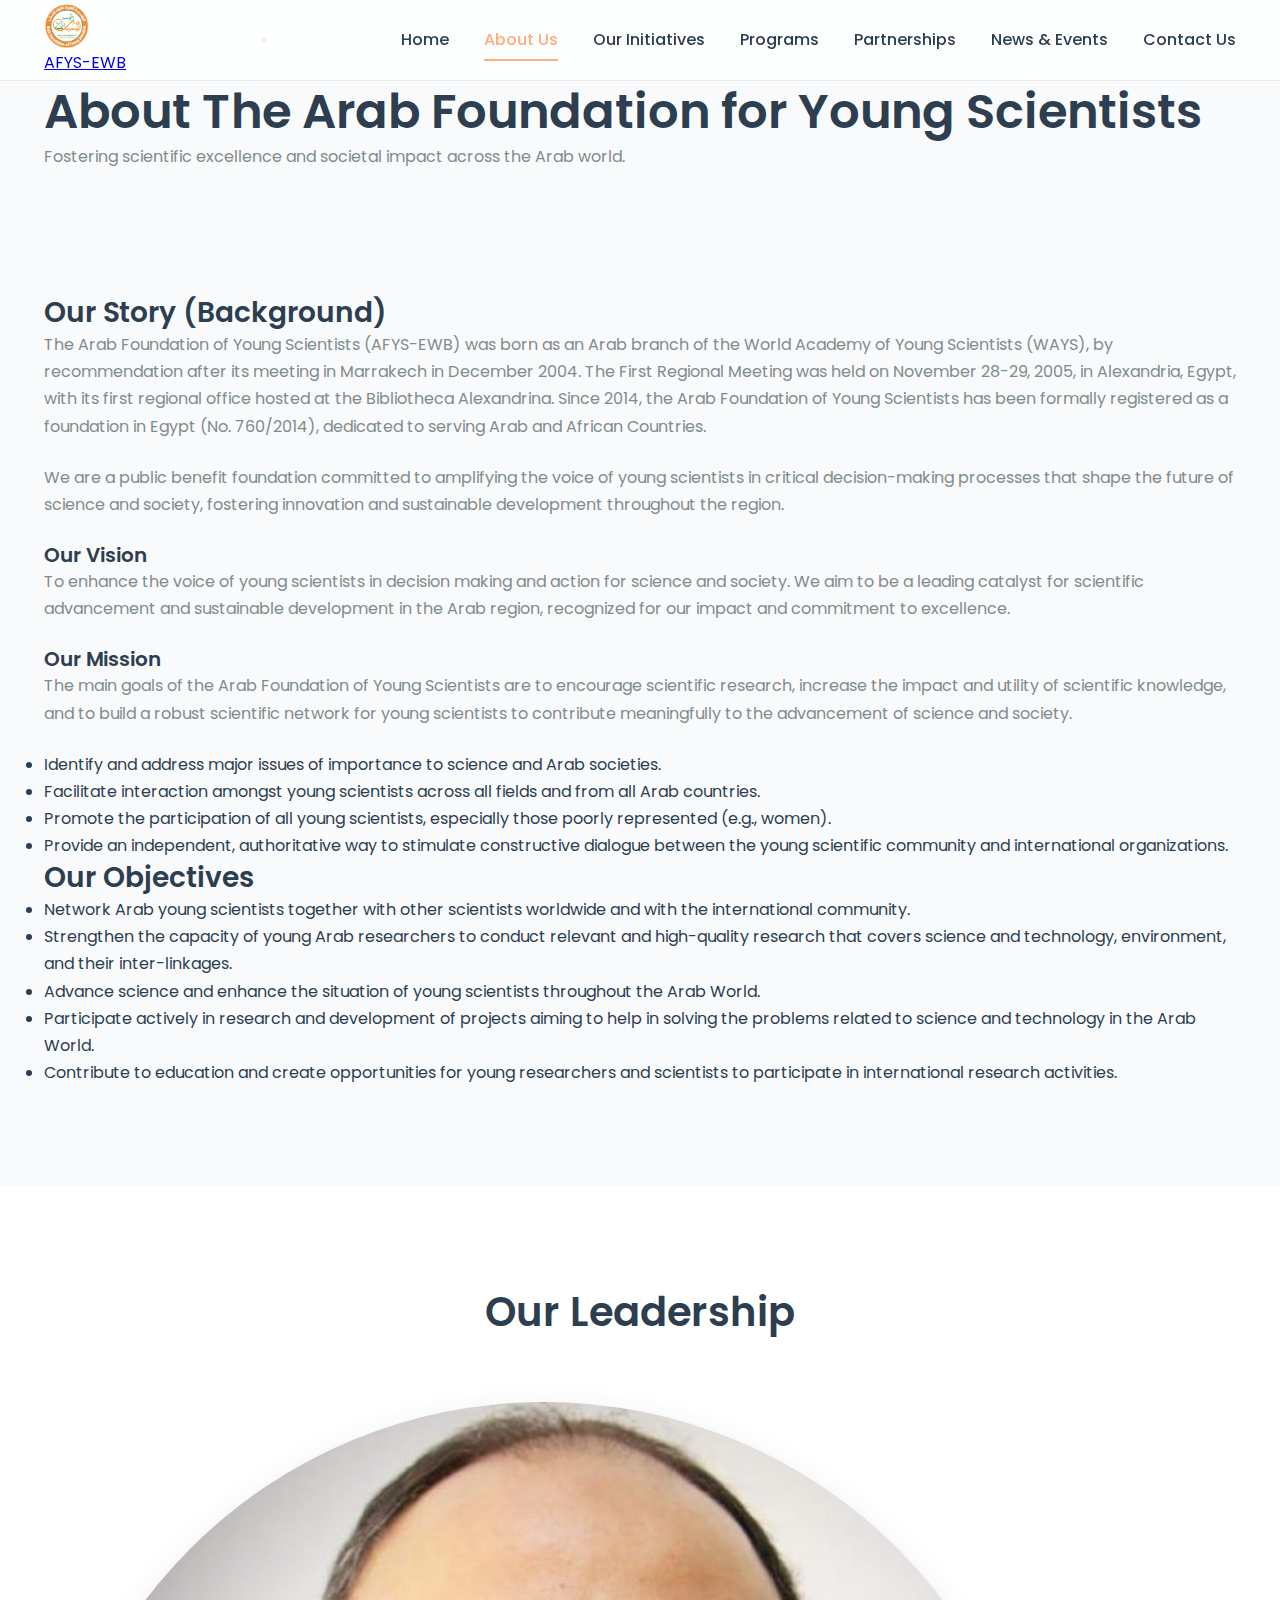
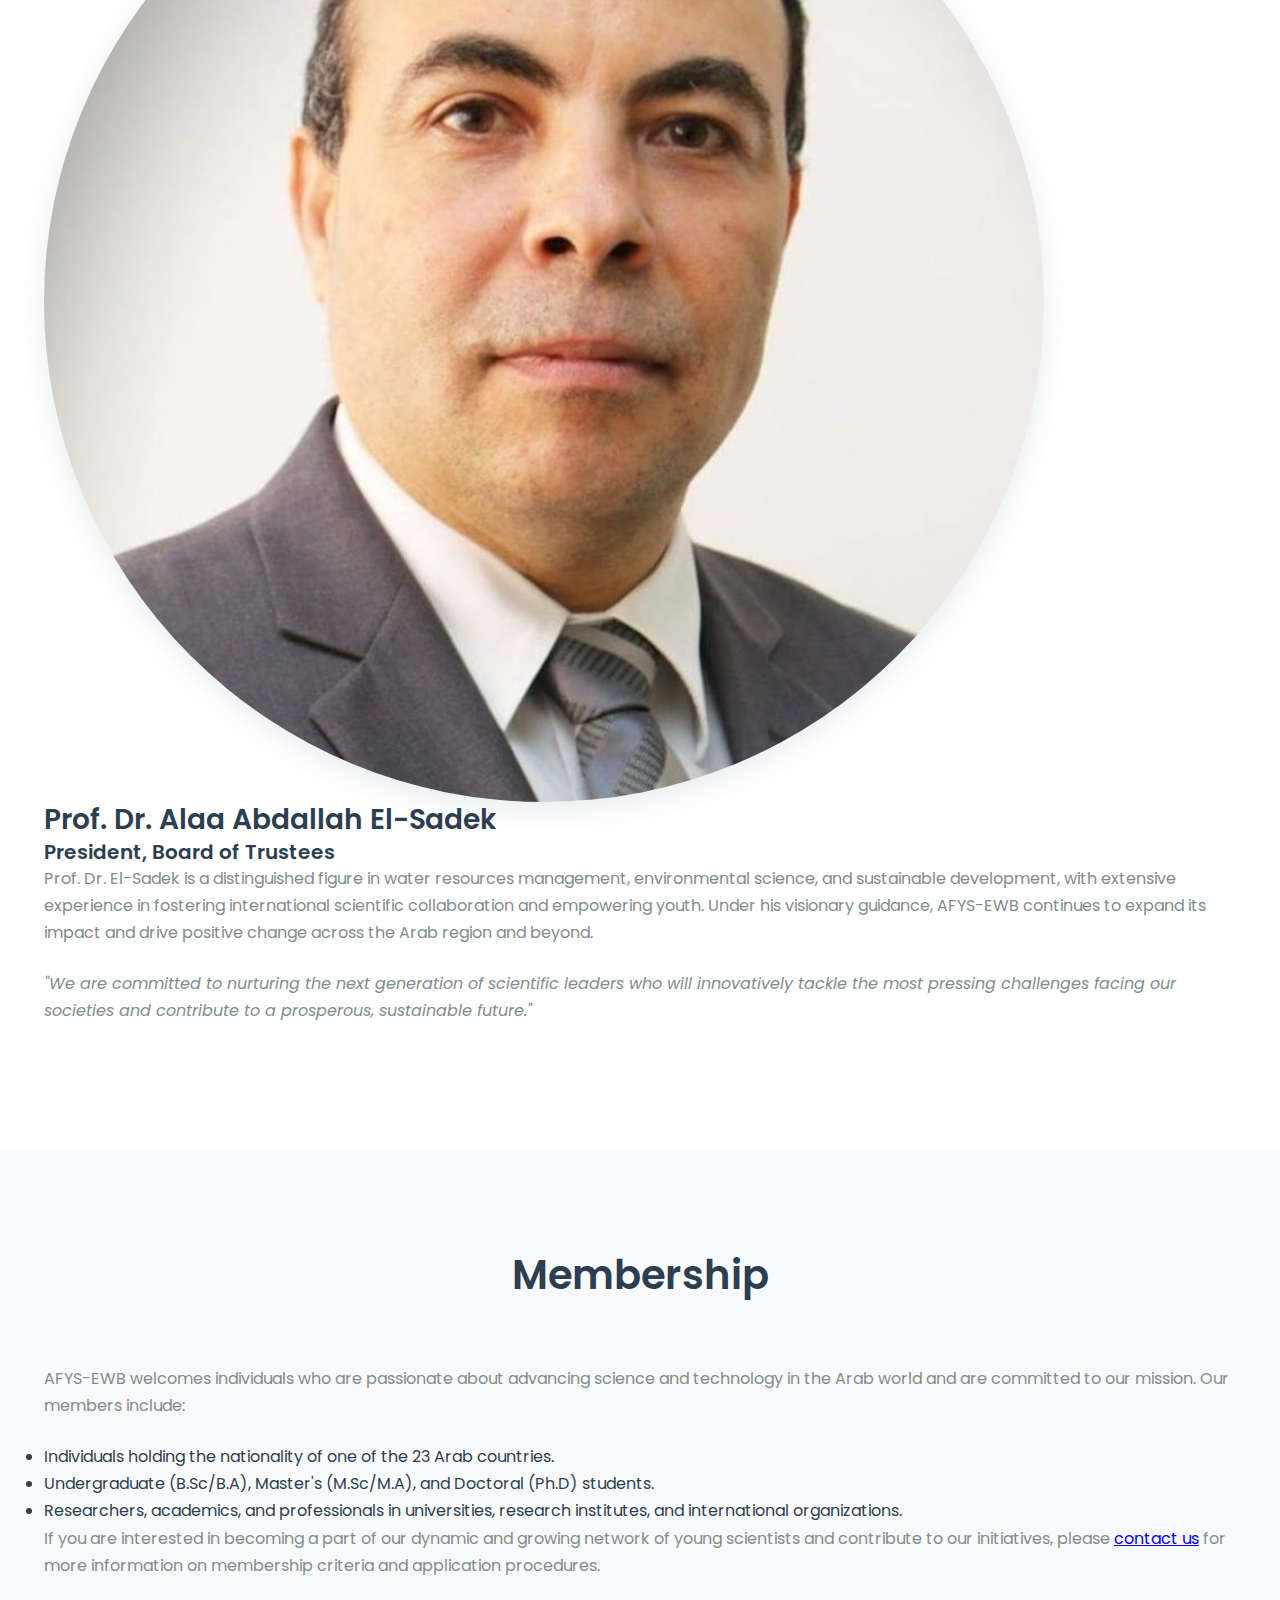
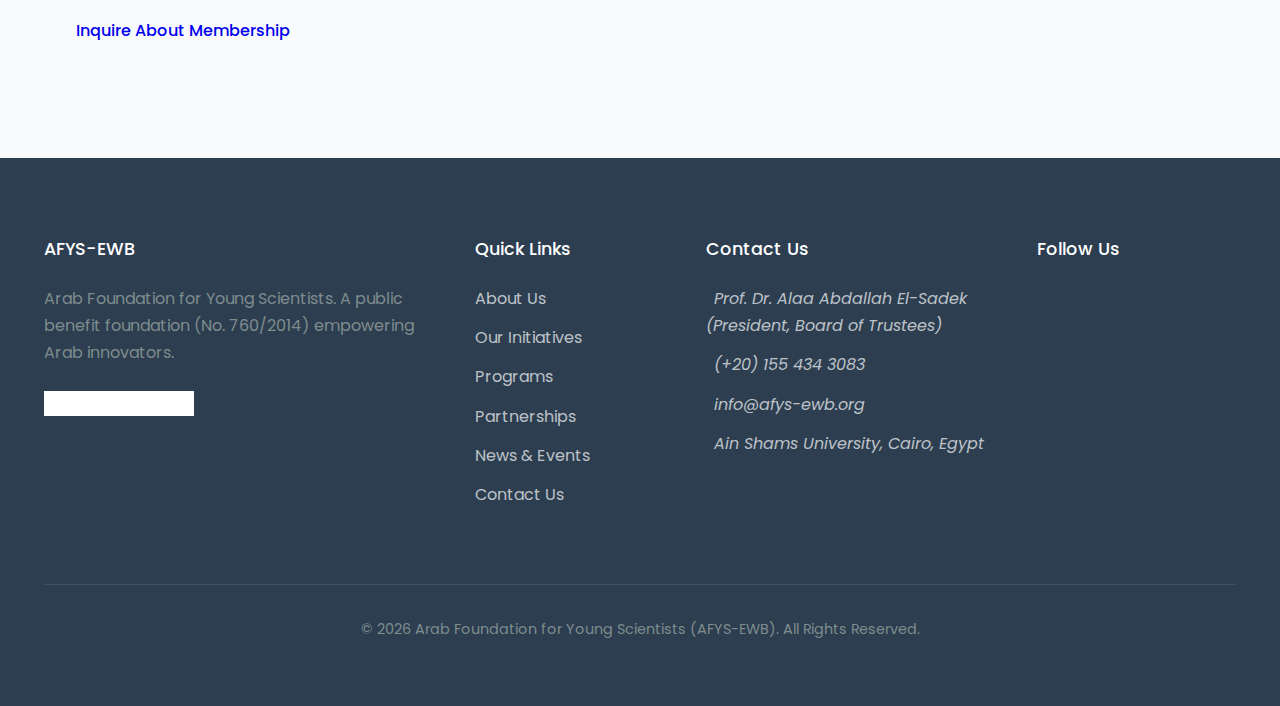
<file: about.html>
<!DOCTYPE html>
<html lang="en">
<head>
    <meta charset="UTF-8">
    <meta name="viewport" content="width=device-width, initial-scale=1.0">
    <title>About Us | AFYS-EWB</title>
    <meta name="description" content="Learn about the history, vision, mission, objectives, and leadership of the Arab Foundation for Young Scientists (AFYS-EWB).">

    <meta name="theme-color" content="#005A9C">
    <!-- Open Graph / Facebook Meta Tags -->
    <meta property="og:type" content="website">
    <meta property="og:title" content="About Us | AFYS-EWB">
    <meta property="og:description" content="Discover the story behind AFYS-EWB, our guiding principles, and the team dedicated to empowering Arab youth in science.">
    <meta property="og:url" content="https://www.afys-ewb.org/about.html">
    <meta property="og:image" content="https://www.afys-ewb.org/images/og-image-about.jpg">
    <meta property="og:image:alt" content="AFYS-EWB Team and Prof. Dr. Alaa Abdallah El-Sadek leading the foundation.">
    <meta property="og:site_name" content="AFYS-EWB">

    <!-- Twitter Card Meta Tags -->
    <meta name="twitter:card" content="summary_large_image">
    <meta name="twitter:title" content="About Us | AFYS-EWB">
    <meta name="twitter:description" content="Discover the story behind AFYS-EWB, our guiding principles, and the team dedicated to empowering Arab youth in science.">
    <meta name="twitter:image" content="https://www.afys-ewb.org/images/og-image-about.jpg">
    <meta name="twitter:site" content="@AFYSEWB">

    <!-- Favicon Links -->
    <link rel="apple-touch-icon" sizes="180x180" href="images/favicons/apple-touch-icon.png">
    <link rel="icon" type="image/png" sizes="32x32" href="images/favicons/favicon-32x32.png">
    <link rel="icon" type="image/png" sizes="16x16" href="images/favicons/favicon-16x16.png">
    <link rel="manifest" href="images/favicons/site.webmanifest">
    <link rel="mask-icon" href="images/favicons/safari-pinned-tab.svg" color="#005a9c">
    <meta name="msapplication-TileColor" content="#005a9c">

    <link rel="preconnect" href="https://fonts.googleapis.com">
    <link rel="preconnect" href="https://fonts.gstatic.com" crossorigin>
    <link href="https://fonts.googleapis.com/css2?family=Poppins:wght@300;400;500;600;700&family=Lato:wght@300;400;700&display=swap" rel="stylesheet">
    <link rel="stylesheet" href="https://cdnjs.cloudflare.com/ajax/libs/font-awesome/6.0.0-beta3/css/all.min.css" integrity="sha512-Fo3rlrZj/k7ujTnHg4CGR2D7kSs0v4LLanw2qksYuRlEzO+tcaEPQogQ0KaoGN26/zrn20ImR1DfuLWnOo7aBA==" crossorigin="anonymous" referrerpolicy="no-referrer" />
    <link rel="stylesheet" href="css/style.css">
</head>
<body>
    <header>
        <nav class="container">
            <a href="index.html" class="logo-link">
                <img src="images/logo.png" alt="AFYS-EWB Logo" class="logo-img">
                <span class="logo-text">AFYS-EWB</span>
            </a>
            <button class="menu-toggle" id="mobile-menu" aria-label="Open navigation menu" aria-expanded="false" aria-controls="main-nav-menu">
                <i class="fas fa-bars" aria-hidden="true"></i>
            </button>
            <button class="theme-toggle" id="theme-toggle" aria-label="Activate dark mode" aria-pressed="false">
                <i class="fas fa-moon" aria-hidden="true"></i>
            </button>
            <ul class="nav-menu" id="main-nav-menu">
                <li><a href="index.html">Home</a></li>
                <li><a href="about.html">About Us</a></li>
                <li><a href="initiatives.html">Our Initiatives</a></li>
                <li><a href="programs.html">Programs</a></li>
                <li><a href="partnerships.html">Partnerships</a></li>
                <li><a href="news.html">News & Events</a></li>
                <li><a href="contact.html">Contact Us</a></li>
            </ul>
        </nav>
    </header>

    <main>
        <section class="page-header" aria-labelledby="page-title-about">
            <div class="container">
                <h1 id="page-title-about">About The Arab Foundation for Young Scientists</h1>
                <p>Fostering scientific excellence and societal impact across the Arab world.</p>
            </div>
        </section>

        <section class="about-content section-padding" aria-labelledby="about-main-content-heading">
            <h2 id="about-main-content-heading" class="visually-hidden">Detailed Information About AFYS-EWB</h2>
            <div class="container">
                <article class="content-block" aria-labelledby="our-story-heading">
                    <h3 id="our-story-heading">Our Story (Background)</h3>
                    <p>The Arab Foundation of Young Scientists (AFYS-EWB) was born as an Arab branch of the World Academy of Young Scientists (WAYS), by recommendation after its meeting in Marrakech in December 2004. The First Regional Meeting was held on November 28-29, 2005, in Alexandria, Egypt, with its first regional office hosted at the Bibliotheca Alexandrina. Since 2014, the Arab Foundation of Young Scientists has been formally registered as a foundation in Egypt (No. 760/2014), dedicated to serving Arab and African Countries.</p>
                    <p>We are a public benefit foundation committed to amplifying the voice of young scientists in critical decision-making processes that shape the future of science and society, fostering innovation and sustainable development throughout the region.</p>
                </article>

                <section class="content-block vision-mission-grid" aria-labelledby="vision-mission-heading">
                    <h3 id="vision-mission-heading" class="visually-hidden">Vision and Mission</h3>
                    <article aria-labelledby="our-vision-subheading">
                        <h4 id="our-vision-subheading"><i class="fas fa-eye icon-left" aria-hidden="true"></i>Our Vision</h4>
                        <p>To enhance the voice of young scientists in decision making and action for science and society. We aim to be a leading catalyst for scientific advancement and sustainable development in the Arab region, recognized for our impact and commitment to excellence.</p>
                    </article>
                    <article aria-labelledby="our-mission-subheading">
                        <h4 id="our-mission-subheading"><i class="fas fa-bullseye icon-left" aria-hidden="true"></i>Our Mission</h4>
                        <p>The main goals of the Arab Foundation of Young Scientists are to encourage scientific research, increase the impact and utility of scientific knowledge, and to build a robust scientific network for young scientists to contribute meaningfully to the advancement of science and society.</p>
                        <ul>
                            <li>Identify and address major issues of importance to science and Arab societies.</li>
                            <li>Facilitate interaction amongst young scientists across all fields and from all Arab countries.</li>
                            <li>Promote the participation of all young scientists, especially those poorly represented (e.g., women).</li>
                            <li>Provide an independent, authoritative way to stimulate constructive dialogue between the young scientific community and international organizations.</li>
                        </ul>
                    </article>
                </section>

                <article class="content-block" aria-labelledby="our-objectives-heading">
                    <h3 id="our-objectives-heading"><i class="fas fa-check-circle icon-left" aria-hidden="true"></i>Our Objectives</h3>
                    <ul>
                        <li>Network Arab young scientists together with other scientists worldwide and with the international community.</li>
                        <li>Strengthen the capacity of young Arab researchers to conduct relevant and high-quality research that covers science and technology, environment, and their inter-linkages.</li>
                        <li>Advance science and enhance the situation of young scientists throughout the Arab World.</li>
                        <li>Participate actively in research and development of projects aiming to help in solving the problems related to science and technology in the Arab World.</li>
                        <li>Contribute to education and create opportunities for young researchers and scientists to participate in international research activities.</li>
                    </ul>
                </article>
            </div>
        </section>
        
        <section class="leadership section-padding bg-light" aria-labelledby="leadership-title">
            <div class="container">
                <h2 id="leadership-title" class="section-title">Our Leadership</h2>
                <article class="leadership-profile" aria-labelledby="prof-sadek-name">
                    <img src="images/team/prof-alaa-el-sadek.jpg" alt="Portrait of Prof. Dr. Alaa Abdallah El-Sadek, President, Board of Trustees of AFYS-EWB" class="profile-image">
                    <h3 id="prof-sadek-name">Prof. Dr. Alaa Abdallah El-Sadek</h3>
                    <h4>President, Board of Trustees</h4>
                    <p>Prof. Dr. El-Sadek is a distinguished figure in water resources management, environmental science, and sustainable development, with extensive experience in fostering international scientific collaboration and empowering youth. Under his visionary guidance, AFYS-EWB continues to expand its impact and drive positive change across the Arab region and beyond.</p>
                    <p><em>"We are committed to nurturing the next generation of scientific leaders who will innovatively tackle the most pressing challenges facing our societies and contribute to a prosperous, sustainable future."</em></p>
                    <!-- Potential for more board members later:
                    <div class="other-board-members">
                        <h4>Other Board Members</h4>
                        <ul><li>Member 1, Title</li><li>Member 2, Title</li></ul>
                    </div>
                    -->
                </article>
            </div>
        </section>

        <section class="membership-info section-padding" aria-labelledby="membership-title">
            <div class="container">
                <h2 id="membership-title" class="section-title">Membership</h2>
                 <div class="content-block">
                    <p>AFYS-EWB welcomes individuals who are passionate about advancing science and technology in the Arab world and are committed to our mission. Our members include:</p>
                    <ul>
                        <li>Individuals holding the nationality of one of the 23 Arab countries.</li>
                        <li>Undergraduate (B.Sc/B.A), Master's (M.Sc/M.A), and Doctoral (Ph.D) students.</li>
                        <li>Researchers, academics, and professionals in universities, research institutes, and international organizations.</li>
                    </ul>
                    <p>If you are interested in becoming a part of our dynamic and growing network of young scientists and contribute to our initiatives, please <a href="contact.html">contact us</a> for more information on membership criteria and application procedures.</p>
                    <div class="text-center mt-3">
                         <a href="contact.html#membership-inquiry" class="btn btn-primary">Inquire About Membership</a>
                    </div>
                </div>
            </div>
        </section>

    </main>

    <footer class="footer-main"> <!-- Added a class for potential specific footer styling if needed -->
        <div class="container">
            <div class="footer-grid">
                <div class="footer-col">
                    <h4>AFYS-EWB</h4>
                    <p>Arab Foundation for Young Scientists. A public benefit foundation (No. 760/2014) empowering Arab innovators.</p>
                    <img src="images/logo-footer.png" alt="AFYS-EWB Logo Inverted" class="footer-logo" style="max-width: 150px; margin-top: 15px; filter: brightness(0) invert(1);">
                </div>
                <div class="footer-col">
                    <h4>Quick Links</h4>
                    <ul>
                        <li><a href="about.html">About Us</a></li>
                        <li><a href="initiatives.html">Our Initiatives</a></li>
                        <li><a href="programs.html">Programs</a></li>
                        <li><a href="partnerships.html">Partnerships</a></li>
                        <li><a href="news.html">News & Events</a></li>
                        <li><a href="contact.html">Contact Us</a></li>
                    </ul>
                </div>
                <div class="footer-col">
                    <h4>Contact Us</h4>
                     <address>
                        <p><i class="fas fa-user" aria-hidden="true"></i> Prof. Dr. Alaa Abdallah El-Sadek<br>(President, Board of Trustees)</p>
                        <p><i class="fas fa-phone" aria-hidden="true"></i> <a href="tel:+201554343083">(+20) 155 434 3083</a></p>
                        <p><i class="fas fa-envelope" aria-hidden="true"></i> <a href="mailto:info@afys-ewb.org">info@afys-ewb.org</a></p>
                        <p><i class="fas fa-map-marker-alt" aria-hidden="true"></i> Ain Shams University, Cairo, Egypt</p>
                    </address>
                </div>
                <div class="footer-col">
                    <h4>Follow Us</h4>
                    <div class="social-links">
                        <a href="https://facebook.com/AFYSEWB" target="_blank" rel="noopener noreferrer" aria-label="Facebook"><i class="fab fa-facebook-f" aria-hidden="true"></i></a>
                        <a href="https://twitter.com/AFYSEWB" target="_blank" rel="noopener noreferrer" aria-label="Twitter"><i class="fab fa-twitter" aria-hidden="true"></i></a>
                        <a href="https://linkedin.com/company/AFYSEWB" target="_blank" rel="noopener noreferrer" aria-label="LinkedIn"><i class="fab fa-linkedin-in" aria-hidden="true"></i></a>
                        <a href="https://youtube.com/AFYSEWB" target="_blank" rel="noopener noreferrer" aria-label="YouTube"><i class="fab fa-youtube" aria-hidden="true"></i></a>
                    </div>
                </div>
            </div>
            <div class="footer-bottom">
                <p>&copy; <span id="currentYear"></span> Arab Foundation for Young Scientists (AFYS-EWB). All Rights Reserved.</p>
            </div>
        </div>
    </footer>

    <script src="js/script.js"></script>
</body>
</html>
</file>
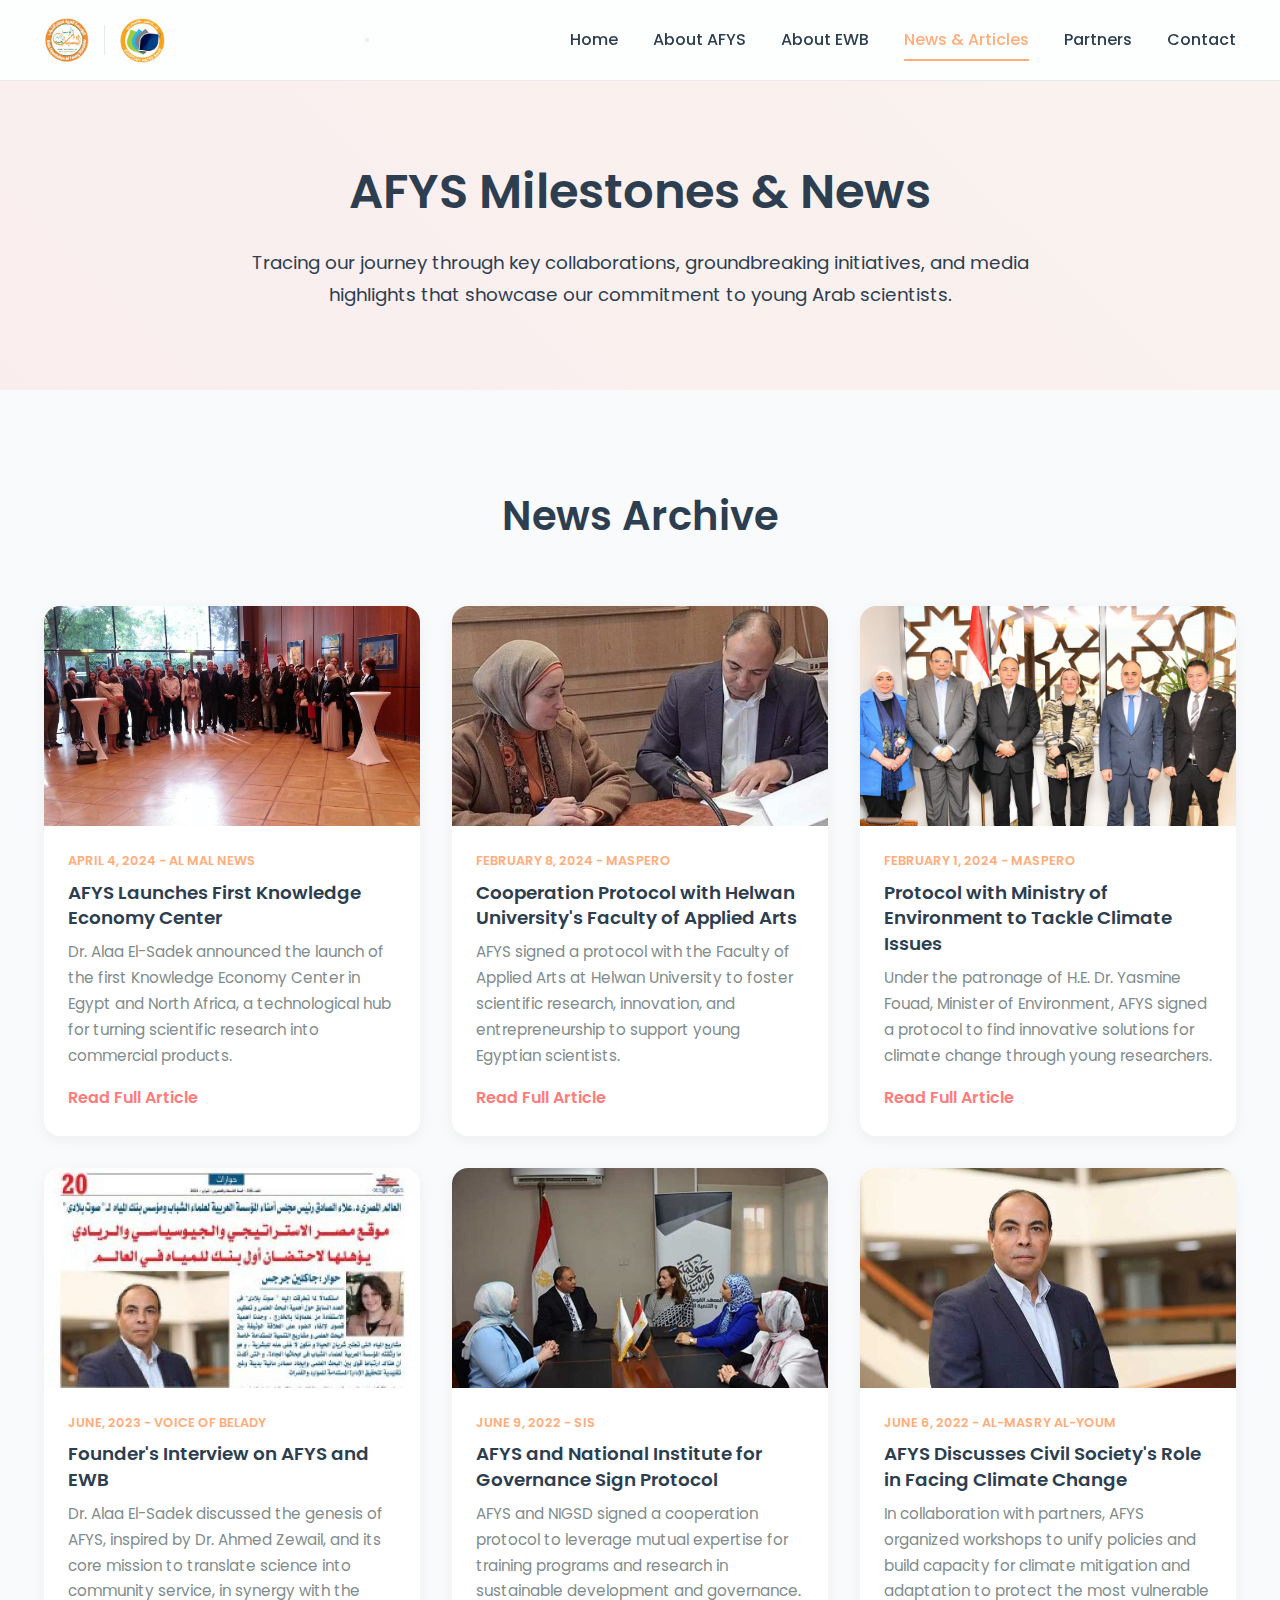
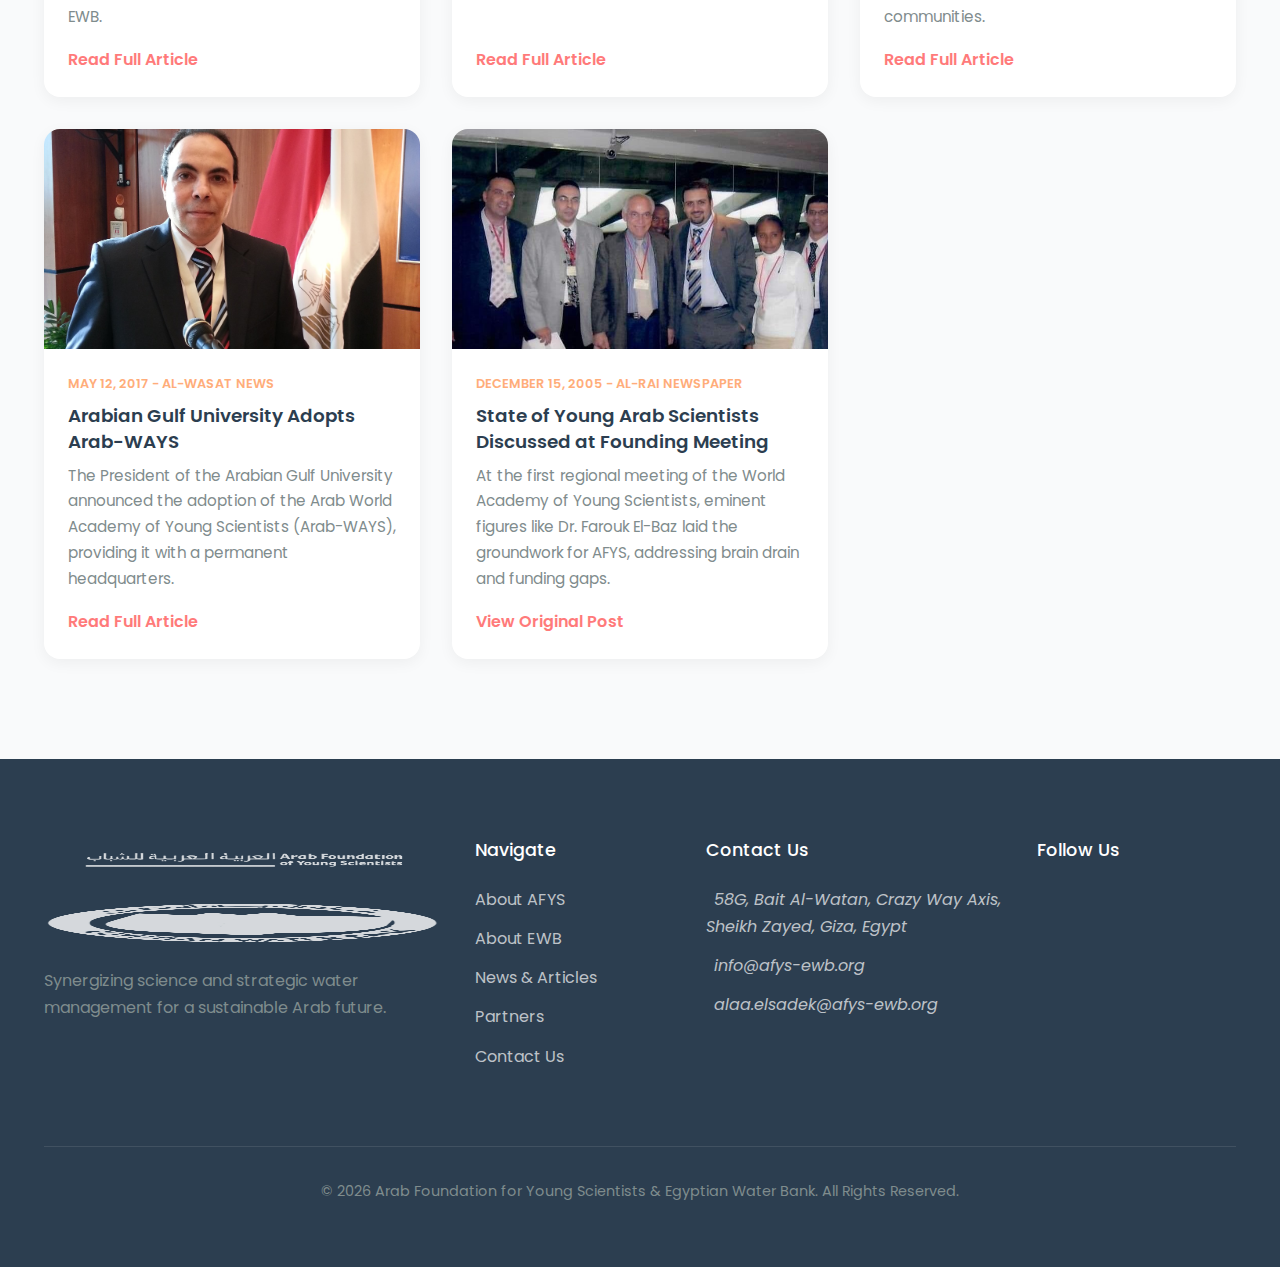
<file: afys-news.html>
<!DOCTYPE html>
<html lang="en" class="afys-profile">
<head>
    <meta charset="UTF-8">
    <meta name="viewport" content="width=device-width, initial-scale=1.0">
    <title>AFYS News & Milestones | AFYS-EWB</title>
    <meta name="description" content="A chronological archive of key news, articles, and milestones charting the journey and impact of the Arab Foundation for Young Scientists (AFYS).">

    <meta name="theme-color" content="#FFAD7A">
    <!-- Open Graph / Facebook -->
    <meta property="og:type" content="website">
    <meta property="og:title" content="AFYS News & Milestones | AFYS-EWB">
    <meta property="og:description" content="Explore key developments, partnerships, and media coverage featuring the Arab Foundation for Young Scientists.">
    <meta property="og:url" content="https://www.afys-ewb.org/afys-news.html">
    <meta property="og:image" content="https://www.afys-ewb.org/images/og-image-afys-news.jpg">
    <meta property="og:image:alt" content="A montage of news headlines and event photos related to AFYS.">

    <!-- Twitter -->
    <meta name="twitter:card" content="summary_large_image">
    <meta name="twitter:title" content="AFYS News & Milestones | AFYS-EWB">
    <meta name="twitter:description" content="Explore key developments, partnerships, and media coverage featuring the Arab Foundation for Young Scientists.">
    <meta name="twitter:image" content="https://www.afys-ewb.org/images/og-image-afys-news.jpg">
    <meta name="twitter:site" content="@AFYSEWB">

    <!-- Favicon Links -->
    <link rel="apple-touch-icon" sizes="180x180" href="images/favicons/apple-touch-icon.png">
    <link rel="icon" type="image/png" sizes="32x32" href="images/favicons/favicon-32x32.png">
    <link rel="icon" type="image/png" sizes="16x16" href="images/favicons/favicon-16x16.png">
    <link rel="manifest" href="images/favicons/site.webmanifest">
    <link rel="mask-icon" href="images/favicons/safari-pinned-tab.svg" color="#FFAD7A">
    <meta name="msapplication-TileColor" content="#005a9c">

    <link rel="preconnect" href="https://fonts.googleapis.com">
    <link rel="preconnect" href="https://fonts.gstatic.com" crossorigin>
    <link href="https://fonts.googleapis.com/css2?family=Poppins:wght@300;400;500;600;700&family=Lato:wght@300;400;700&display=swap" rel="stylesheet">
    <link rel="stylesheet" href="https://cdnjs.cloudflare.com/ajax/libs/font-awesome/6.1.1/css/all.min.css" integrity="sha512-KfkfwYDsLkIlwQp6LFnl8zNdLGxu9YAA1QvwINks4PhcElQSvqcyVLLD9aMhXd13uQjoXtEKNosOWaZqXgel0g==" crossorigin="anonymous" referrerpolicy="no-referrer" />
    <link rel="stylesheet" href="css/style.css">
</head>
<body class="afys-profile">
    <header>
        <nav class="container">
            <a href="index.html" class="logo-link-main">
                <img src="images/logo-afys.png" alt="AFYS Logo" class="logo-img">
                <span class="logo-separator"></span>
                <img src="images/logo-ewb.png" alt="EWB Logo" class="logo-img">
            </a>
            <button class="menu-toggle" id="mobile-menu" aria-label="Open navigation menu" aria-expanded="false" aria-controls="main-nav-menu">
                <i class="fas fa-bars" aria-hidden="true"></i>
            </button>
            <button class="theme-toggle" id="theme-toggle" aria-label="Activate dark mode" aria-pressed="false">
                <i class="fas fa-moon" aria-hidden="true"></i>
            </button>
            <ul class="nav-menu" id="main-nav-menu">
                <li><a href="index.html">Home</a></li>
                <li><a href="afys-profile.html">About AFYS</a></li>
                <li><a href="ewb-profile.html">About EWB</a></li>
                <li><a href="afys-news.html">News & Articles</a></li>
                <li><a href="partnerships.html">Partners</a></li>
                <li><a href="contact.html">Contact</a></li>
            </ul>
        </nav>
    </header>

    <main>
        <section class="page-header-simple" style="background: linear-gradient(45deg, hsla(from var(--afys-secondary) h s l / 0.1), hsla(from var(--afys-primary) h s l / 0.1));">
            <div class="container">
                <h1>AFYS Milestones &amp; News</h1>
                <p class="lead-text">Tracing our journey through key collaborations, groundbreaking initiatives, and media highlights that showcase our commitment to young Arab scientists.</p>
            </div>
        </section>

        <section class="section-padding" aria-labelledby="afys-news-archive">
            <div class="container">
                <h2 id="afys-news-archive" class="section-title">News Archive</h2>
                <div class="news-grid-afys">
                    
                    <article class="news-card-summary">
                        <img loading="lazy" src="images/news/afys/knowledge-center-2024.jpg" alt="Dr. Alaa El-Sadek announcing the first Knowledge Economy Center in Egypt." class="news-card-img-summary">
                        <div class="news-card-content-summary">
                            <span class="date">April 4, 2024 - Al Mal News</span>
                            <h4>AFYS Launches First Knowledge Economy Center</h4>
                            <p>Dr. Alaa El-Sadek announced the launch of the first Knowledge Economy Center in Egypt and North Africa, a technological hub for turning scientific research into commercial products.</p>
                            <a href="https://almalnews.com/1741857/%D8%A7%D9%84%D8%B9%D8%B1%D8%A8%D9%8A%D8%A9-%D9%84%D8%B9%D9%84%D9%85%D8%A7%D8%A1-%D8%A7%D9%84%D8%B4%D8%A8%D8%A7%D8%A8-%D8%AA%D8%B7%D9%84%D9%82-%D8%A3%D9%88%D9%84-%D9%85%D8%B1%D9%83%D8%B2/" class="read-article-link" target="_blank" rel="noopener noreferrer">Read Full Article <i class="fas fa-external-link-alt fa-xs"></i></a>
                        </div>
                    </article>

                    <article class="news-card-summary">
                        <img loading="lazy" src="images/news/afys/helwan-protocol-2024.jpg" alt="Dr. Alaa El-Sadek signing a protocol with the Dean of the Faculty of Applied Arts, Helwan University." class="news-card-img-summary">
                        <div class="news-card-content-summary">
                            <span class="date">February 8, 2024 - Maspero</span>
                            <h4>Cooperation Protocol with Helwan University's Faculty of Applied Arts</h4>
                            <p>AFYS signed a protocol with the Faculty of Applied Arts at Helwan University to foster scientific research, innovation, and entrepreneurship to support young Egyptian scientists.</p>
                            <a href="https://www.maspero.eg/science-and-technology/2024/02/08/755965/%D8%A8%D8%B1%D9%88%D8%AA%D9%88%D9%83%D9%88%D9%84-%D8%AA%D8%B9%D8%A7%D9%88%D9%86-%D8%A8%D9%8A%D9%86-%D9%83%D9%84%D9%8A%D8%A9-%D9%81%D9%86%D9%88%D9%86-%D8%AA%D8%B7%D8%A8%D9%8A%D9%82%D9%8A%D8%A9-%D8%AD%D9%84%D9%88%D8%A7%D9%86-%D9%88%D8%A7%D9%84%D9%85%D8%A4%D8%B3%D8%B3%D8%A9-%D8%A7%D9%84%D8%B9%D8%B1%D8%A8%D9%8A%D8%A9-%D9%84%D8%B9%D9%84%D9%85%D8%A7%D8%A1-%D8%A7%D9%84%D8%B4%D8%A8%D8%A7%D8%A8" class="read-article-link" target="_blank" rel="noopener noreferrer">Read Full Article <i class="fas fa-external-link-alt fa-xs"></i></a>
                        </div>
                    </article>

                    <article class="news-card-summary">
                        <img loading="lazy" src="images/news/afys/environment-protocol-2024.jpg" alt="Dr. Yasmine Fouad, Minister of Environment, witnessing the signing of a protocol with AFYS." class="news-card-img-summary">
                        <div class="news-card-content-summary">
                            <span class="date">February 1, 2024 - Maspero</span>
                            <h4>Protocol with Ministry of Environment to Tackle Climate Issues</h4>
                            <p>Under the patronage of H.E. Dr. Yasmine Fouad, Minister of Environment, AFYS signed a protocol to find innovative solutions for climate change through young researchers.</p>
                            <a href="https://www.maspero.eg/egypt/2024/02/01/754306/%D8%A7%D9%84%D8%A8%D9%8A%D8%A6%D8%A9-%D8%A8%D8%B1%D9%88%D8%AA%D9%88%D9%83%D9%88%D9%84-%D9%85%D8%B9-%D8%A7%D9%84%D8%B9%D8%B1%D8%A8%D9%8A%D8%A9-%D9%84%D8%B9%D9%84%D9%85%D8%A7%D8%A1-%D8%A7%D9%84%D8%B4%D8%A8%D8%A7%D8%A8%D9%84%D8%A5%D9%8A%D8%AC%D8%A7%D8%AF-%D8%AD%D9%84%D9%88%D9%84-%D9%85%D8%A8%D8%AA%D9%83%D8%B1%D8%A9-%D9%84%D9%82%D8%B6%D8%A7%D9%8A%D8%A7-%D8%A7%D9%84%D9%85%D9%86%D8%A7%D8%AE" class="read-article-link" target="_blank" rel="noopener noreferrer">Read Full Article <i class="fas fa-external-link-alt fa-xs"></i></a>
                        </div>
                    </article>

                    <article class="news-card-summary">
                        <img loading="lazy" src="images/news/afys/voiceofbelady-interview-2023.jpg" alt="Graphic featuring Dr. Alaa El-Sadek for his interview with Voice of Belady newspaper." class="news-card-img-summary">
                        <div class="news-card-content-summary">
                            <span class="date">June, 2023 - Voice Of Belady</span>
                            <h4>Founder's Interview on AFYS and EWB</h4>
                            <p>Dr. Alaa El-Sadek discussed the genesis of AFYS, inspired by Dr. Ahmed Zewail, and its core mission to translate science into community service, in synergy with the EWB.</p>
                            <a href="https://www.voiceofbeladynews.com/articles/2282466.html" class="read-article-link" target="_blank" rel="noopener noreferrer">Read Full Article <i class="fas fa-external-link-alt fa-xs"></i></a>
                        </div>
                    </article>
                    
                    <article class="news-card-summary">
                        <img loading="lazy" src="images/news/afys/nigsd-protocol-2022.jpg" alt="Representatives from NIGSD and AFYS signing their cooperation agreement." class="news-card-img-summary">
                        <div class="news-card-content-summary">
                            <span class="date">June 9, 2022 - SIS</span>
                            <h4>AFYS and National Institute for Governance Sign Protocol</h4>
                            <p>AFYS and NIGSD signed a cooperation protocol to leverage mutual expertise for training programs and research in sustainable development and governance.</p>
                            <a href="https://www.sis.gov.eg/Story/236356/%D8%A7%D9%84%D9%82%D9%88%D9%85%D9%8A-%D9%84%D9%84%D8%AD%D9%88%D9%83%D9%85%D8%A9-%D9%88%D8%A7%D9%84%D9%85%D8%A4%D8%B3%D8%B3%D8%A9-%D8%A7%D9%84%D8%B9%D8%B1%D8%A8%D9%8A%D8%A9-%D9%84%D8%B9%D9%84%D9%85%D8%A7%D8%A1-%D8%A7%D9%84%D8%B4%D8%A8%D8%A7%D8%A8-%D9%8A%D9%88%D9%82%D8%B9%D8%A7%D9%86-%D8%A8%D8%B1%D9%88%D8%AA%D9%88%D9%83%D9%88%D9%84-%D8%AA%D8%B9%D8%A7%D9%88%D9%86" class="read-article-link" target="_blank" rel="noopener noreferrer">Read Full Article <i class="fas fa-external-link-alt fa-xs"></i></a>
                        </div>
                    </article>
                    
                    <article class="news-card-summary">
                        <img loading="lazy" src="images/news/afys/masryalyoum-cop-2022.jpg" alt="Dr. Alaa El-Sadek featured in an article about AFYS climate change workshops." class="news-card-img-summary">
                        <div class="news-card-content-summary">
                            <span class="date">June 6, 2022 - Al-Masry Al-Youm</span>
                            <h4>AFYS Discusses Civil Society's Role in Facing Climate Change</h4>
                            <p>In collaboration with partners, AFYS organized workshops to unify policies and build capacity for climate mitigation and adaptation to protect the most vulnerable communities.</p>
                             <a href="https://www.almasryalyoum.com/news/details/2615746" class="read-article-link" target="_blank" rel="noopener noreferrer">Read Full Article <i class="fas fa-external-link-alt fa-xs"></i></a>
                        </div>
                    </article>

                    <article class="news-card-summary">
                        <img loading="lazy" src="images/news/afys/gulf-university-2017.jpg" alt="The Arabian Gulf University building, the new host for the Arab-WAYS academy." class="news-card-img-summary">
                        <div class="news-card-content-summary">
                            <span class="date">May 12, 2017 - Al-Wasat News</span>
                            <h4>Arabian Gulf University Adopts Arab-WAYS</h4>
                            <p>The President of the Arabian Gulf University announced the adoption of the Arab World Academy of Young Scientists (Arab-WAYS), providing it with a permanent headquarters.</p>
                             <a href="https://www.alwasatnews.com/news/686494.html" class="read-article-link" target="_blank" rel="noopener noreferrer">Read Full Article <i class="fas fa-external-link-alt fa-xs"></i></a>
                        </div>
                    </article>

                    <article class="news-card-summary">
                        <img loading="lazy" src="images/news/afys/afys-launch-2005.jpg" alt="A newspaper clipping from 2005 announcing the first meeting of the World Academy of Young Scientists Arab chapter." class="news-card-img-summary">
                        <div class="news-card-content-summary">
                            <span class="date">December 15, 2005 - Al-Rai Newspaper</span>
                            <h4>State of Young Arab Scientists Discussed at Founding Meeting</h4>
                            <p>At the first regional meeting of the World Academy of Young Scientists, eminent figures like Dr. Farouk El-Baz laid the groundwork for AFYS, addressing brain drain and funding gaps.</p>
                            <a href="https://www.facebook.com/photo.php?fbid=823553087995149&set=t.100010213963822&type=3" class="read-article-link" target="_blank" rel="noopener noreferrer">View Original Post <i class="fas fa-external-link-alt fa-xs"></i></a>
                        </div>
                    </article>
                </div>
            </div>
        </section>
    </main>

    <footer class="footer-main">
        <div class="container">
            <div class="footer-grid">
                <div class="footer-col footer-logos">
                    <img loading="lazy" src="images/logo-afys-footer.png" alt="AFYS Footer Logo">
                    <img loading="lazy" src="images/logo-ewb-footer.png" alt="EWB Footer Logo">
                    <p>Synergizing science and strategic water management for a sustainable Arab future.</p>
                </div>
                <div class="footer-col">
                    <h4>Navigate</h4>
                    <ul>
                        <li><a href="afys-profile.html">About AFYS</a></li>
                        <li><a href="ewb-profile.html">About EWB</a></li>
                        <li><a href="afys-news.html">News & Articles</a></li>
                        <li><a href="partnerships.html">Partners</a></li>
                        <li><a href="contact.html">Contact Us</a></li>
                    </ul>
                </div>
                <div class="footer-col">
                    <h4>Contact Us</h4>
                    <address>
                        <p><i class="fas fa-map-marker-alt" aria-hidden="true"></i> 58G, Bait Al-Watan, Crazy Way Axis,<br>Sheikh Zayed, Giza, Egypt</p>
                        <p><i class="fas fa-envelope" aria-hidden="true"></i> <a href="mailto:info@afys-ewb.org">info@afys-ewb.org</a></p>
                        <p><i class="fas fa-user-tie" aria-hidden="true"></i> <a href="mailto:alaa.elsadek@afys-ewb.org">alaa.elsadek@afys-ewb.org</a></p>
                    </address>
                </div>
                <div class="footer-col">
                    <h4>Follow Us</h4>
                    <div class="social-links">
                        <a href="https://www.facebook.com/p/Arab-Foundation-of-Young-Scientists-100057195079533/" target="_blank" rel="noopener noreferrer" aria-label="Facebook"><i class="fab fa-facebook-f"></i></a>
                        <a href="https://www.linkedin.com/company/arab-foundation-of-young-scientists/" target="_blank" rel="noopener noreferrer" aria-label="LinkedIn"><i class="fab fa-linkedin-in"></i></a>
                    </div>
                </div>
            </div>
            <div class="footer-bottom">
                <p>&copy; <span id="currentYear"></span> Arab Foundation for Young Scientists & Egyptian Water Bank. All Rights Reserved.</p>
            </div>
        </div>
    </footer>
    
    <script src="js/script.js"></script>
</body>
</html>
</file>
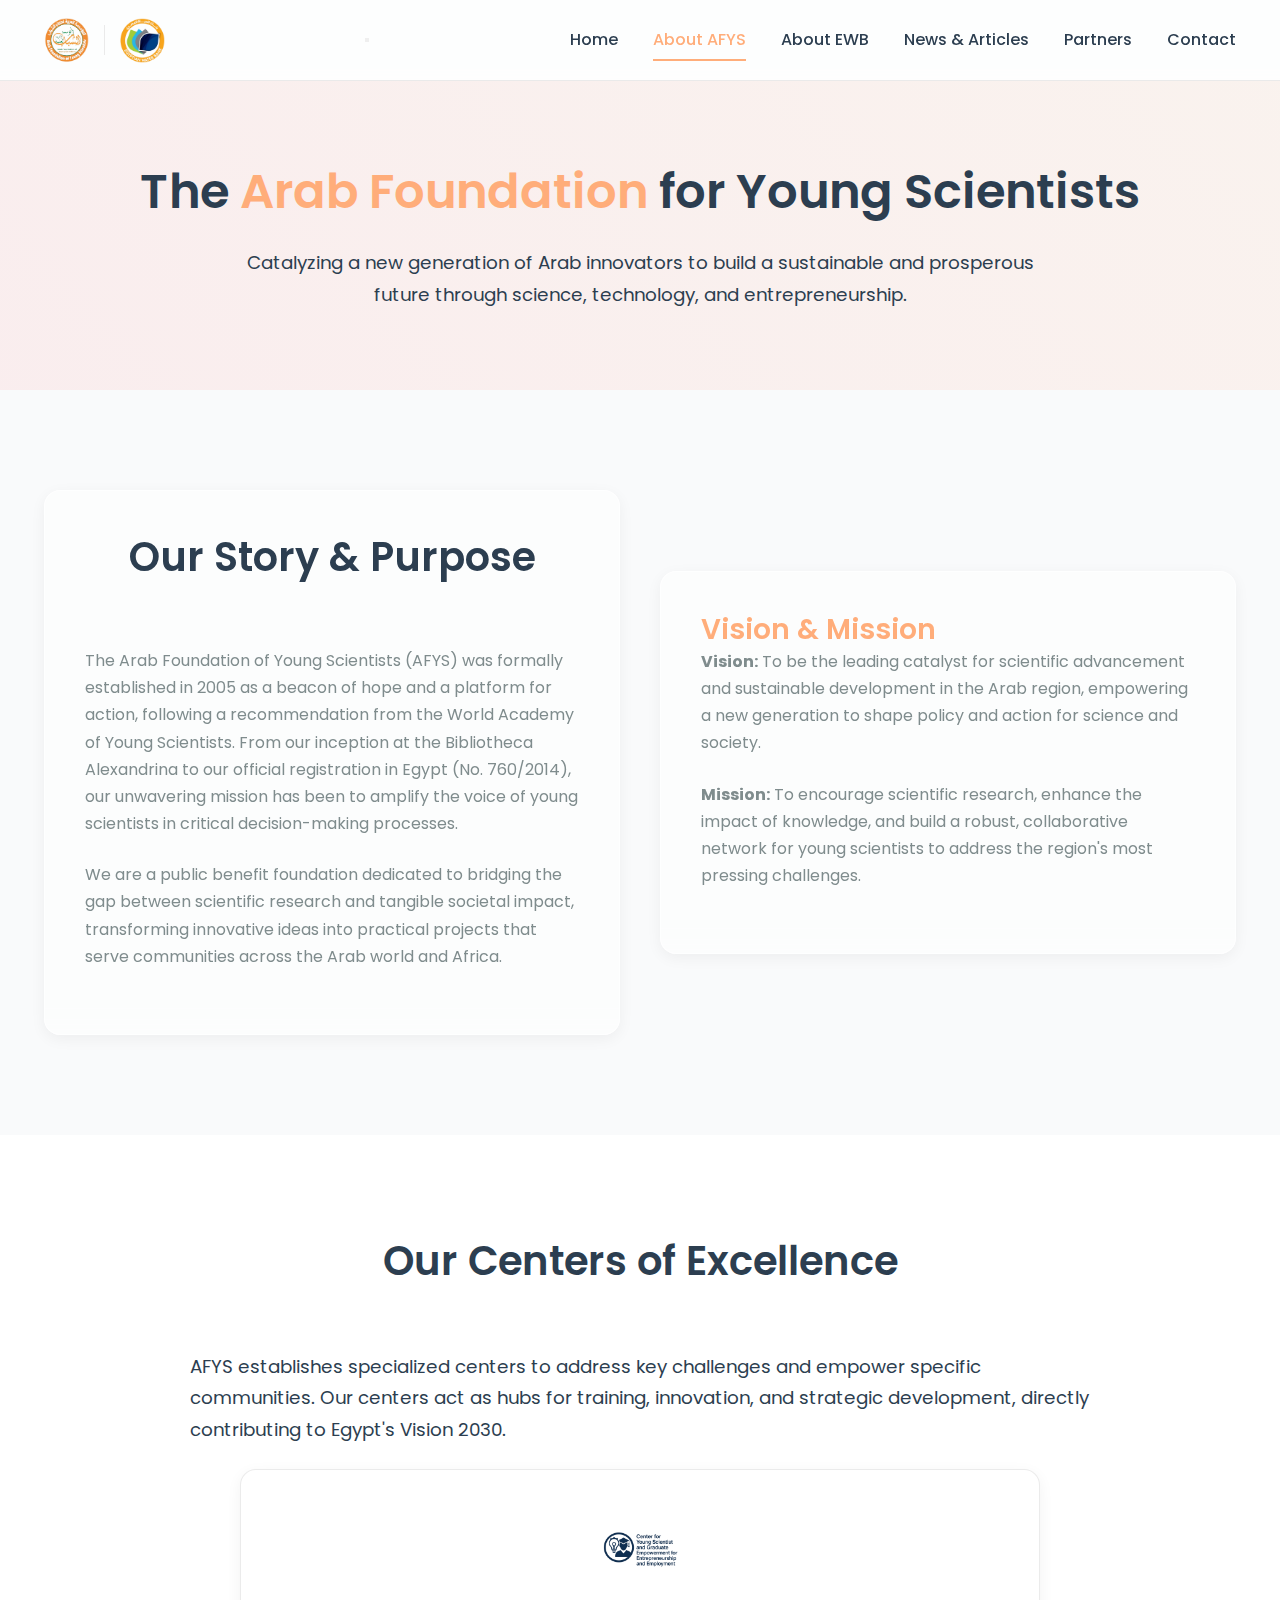
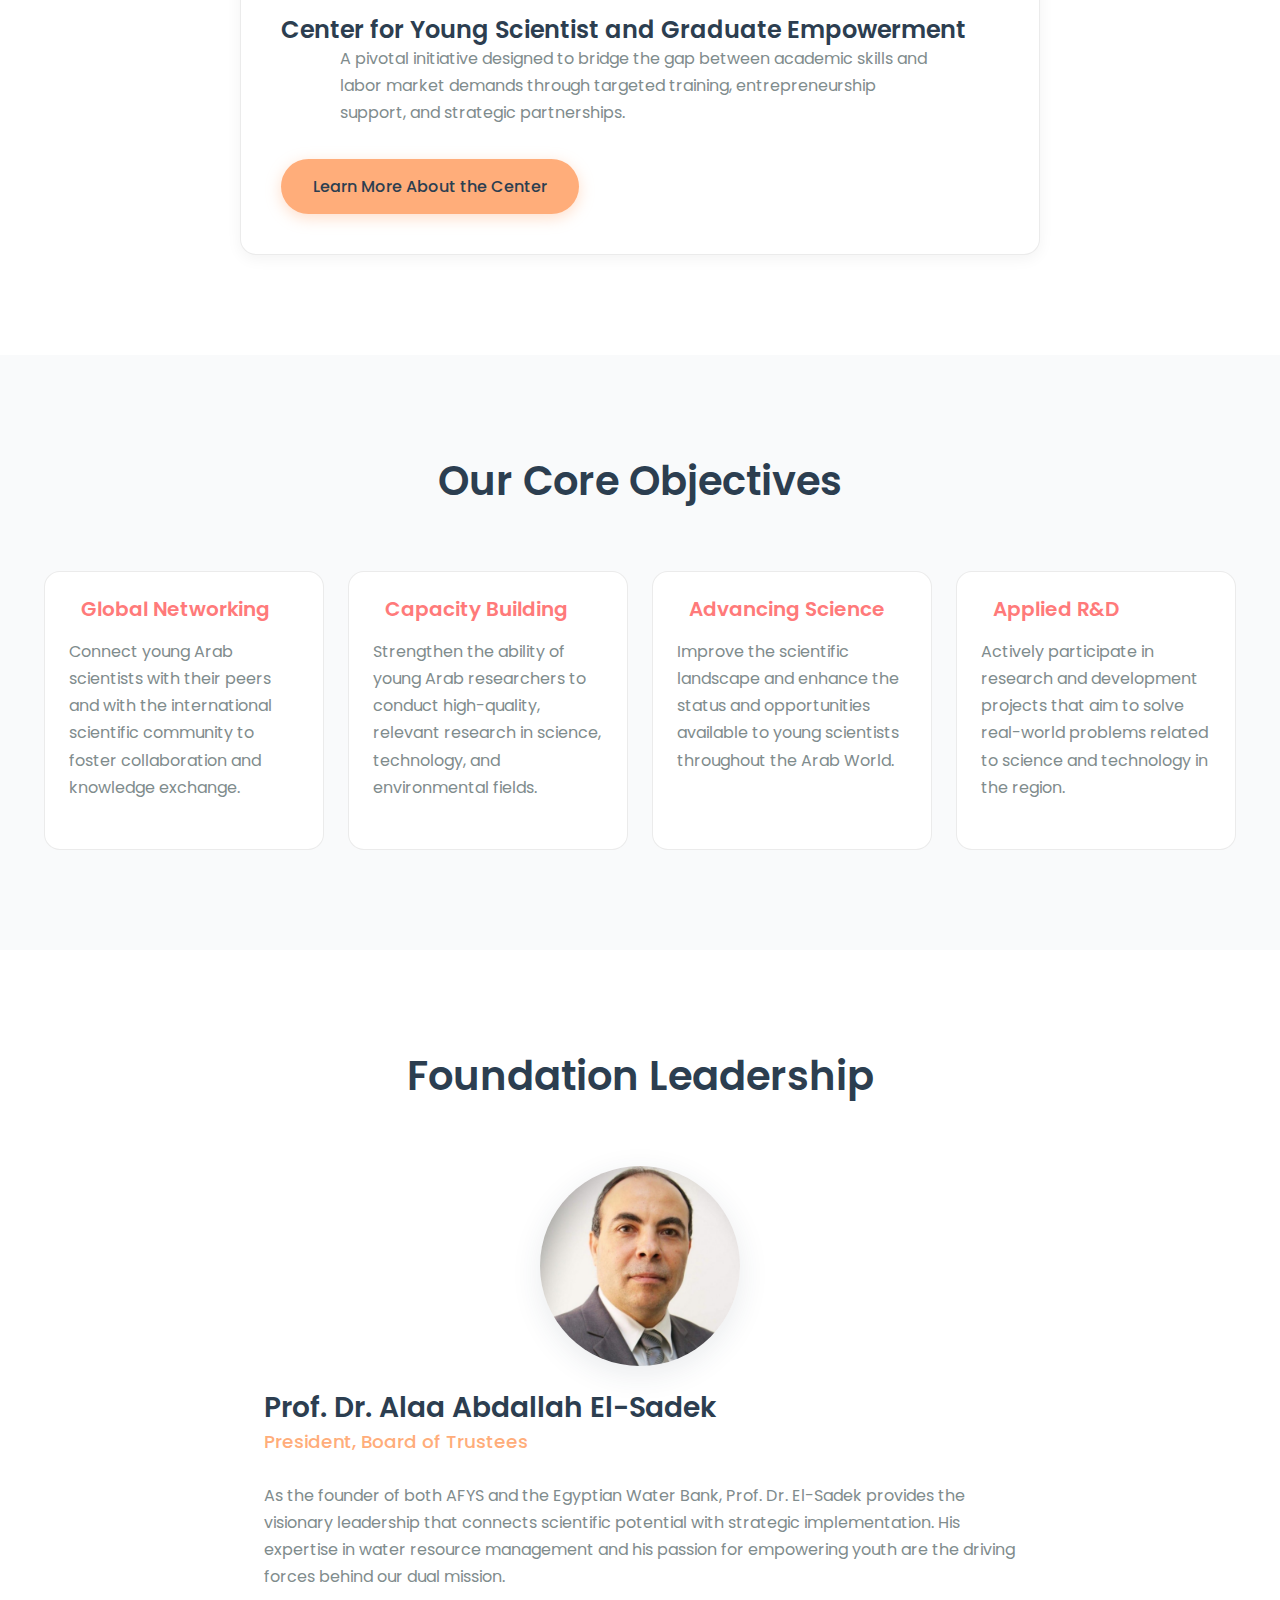
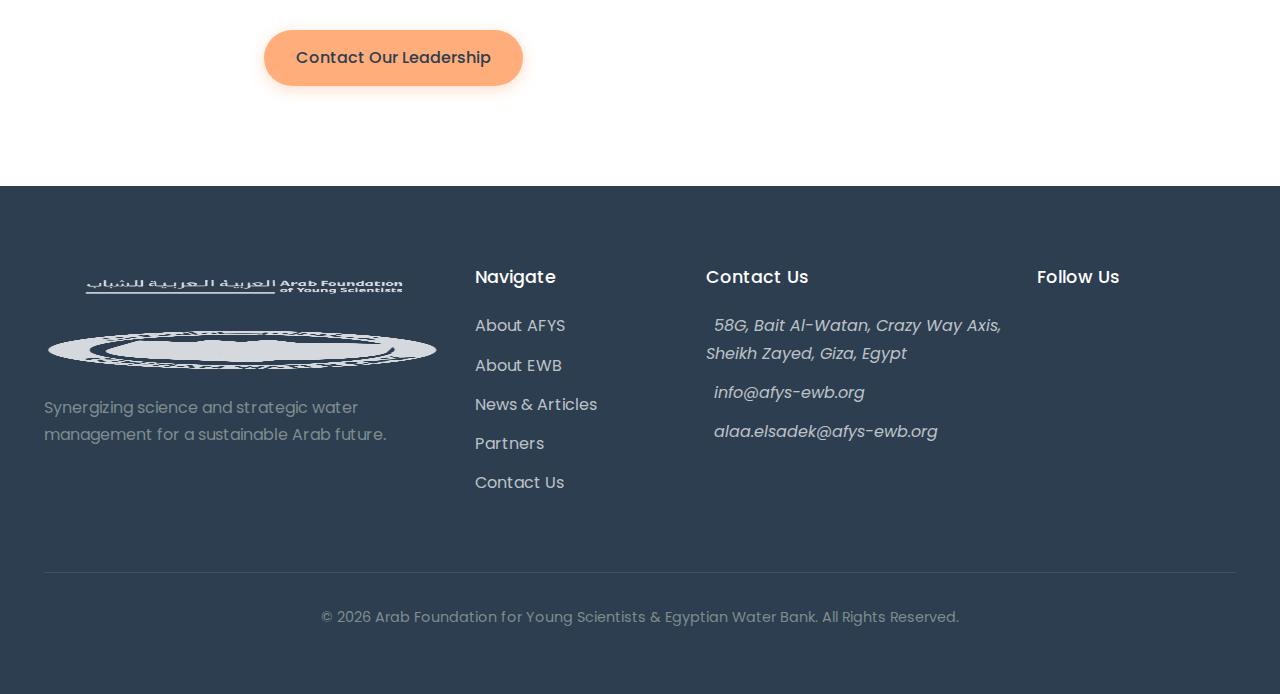
<file: afys-profile.html>
<!DOCTYPE html>
<html lang="en" class="afys-profile">
<head>
    <meta charset="UTF-8">
    <meta name="viewport" content="width=device-width, initial-scale=1.0">
    <title>About AFYS | Arab Foundation for Young Scientists</title>
    <meta name="description" content="Discover the mission, vision, objectives, and leadership of the Arab Foundation of Young Scientists (AFYS), dedicated to building a knowledge economy in the Arab world.">

    <meta name="theme-color" content="#FFAD7A">
    <!-- Open Graph / Facebook -->
    <meta property="og:type" content="website">
    <meta property="og:title" content="About AFYS | Arab Foundation for Young Scientists">
    <meta property="og:description" content="Explore AFYS's commitment to empowering young innovators, fostering research, and transforming science into societal impact.">
    <meta property="og:url" content="https://www.afys-ewb.org/afys-profile.html">
    <meta property="og:image" content="https://www.afys-ewb.org/images/og-image-afys.jpg">
    <meta property="og:image:alt" content="A visual showcasing AFYS's focus on youth, science, and innovation.">

    <!-- Twitter -->
    <meta name="twitter:card" content="summary_large_image">
    <meta name="twitter:title" content="About AFYS | Arab Foundation for Young Scientists">
    <meta name="twitter:description" content="Explore AFYS's commitment to empowering young innovators, fostering research, and transforming science into societal impact.">
    <meta name="twitter:image" content="https://www.afys-ewb.org/images/og-image-afys.jpg">
    <meta name="twitter:site" content="@AFYSEWB">

    <!-- Favicon Links -->
    <link rel="icon" type="image/x-icon" href="images/favicons/favicon.ico">
    <link rel="apple-touch-icon" sizes="180x180" href="images/favicons/apple-touch-icon.png">
    <link rel="icon" type="image/png" sizes="32x32" href="images/favicons/favicon-32x32.png">
    <link rel="icon" type="image/png" sizes="16x16" href="images/favicons/favicon-16x16.png">
    <link rel="manifest" href="images/favicons/site.webmanifest">
    <link rel="mask-icon" href="images/favicons/safari-pinned-tab.svg" color="#FFAD7A">
    <meta name="msapplication-TileColor" content="#ffad7a">

    <link rel="preconnect" href="https://fonts.googleapis.com">
    <link rel="preconnect" href="https://fonts.gstatic.com" crossorigin>
    <link href="https://fonts.googleapis.com/css2?family=Poppins:wght@300;400;500;600;700&family=Lato:wght@300;400;700&display=swap" rel="stylesheet">
    <link rel="stylesheet" href="https://cdnjs.cloudflare.com/ajax/libs/font-awesome/6.1.1/css/all.min.css" integrity="sha512-KfkfwYDsLkIlwQp6LFnl8zNdLGxu9YAA1QvwINks4PhcElQSvqcyVLLD9aMhXd13uQjoXtEKNosOWaZqXgel0g==" crossorigin="anonymous" referrerpolicy="no-referrer" />
    <link rel="stylesheet" href="css/style.css">
</head>
<body class="afys-profile">
    <header>
        <nav class="container">
            <a href="index.html" class="logo-link-main">
                <img src="images/logo-afys.png" alt="AFYS Logo" class="logo-img">
                <span class="logo-separator"></span>
                <img src="images/logo-ewb.png" alt="EWB Logo" class="logo-img">
            </a>
            <button class="menu-toggle" id="mobile-menu" aria-label="Open navigation menu" aria-expanded="false" aria-controls="main-nav-menu">
                <i class="fas fa-bars" aria-hidden="true"></i>
            </button>
            <button class="theme-toggle" id="theme-toggle" aria-label="Activate dark mode" aria-pressed="false">
                <i class="fas fa-moon" aria-hidden="true"></i>
            </button>
            <ul class="nav-menu" id="main-nav-menu">
                <li><a href="index.html">Home</a></li>
                <li><a href="afys-profile.html">About AFYS</a></li>
                <li><a href="ewb-profile.html">About EWB</a></li>
                <li><a href="afys-news.html">News & Articles</a></li>
                <li><a href="partnerships.html">Partners</a></li>
                <li><a href="contact.html">Contact</a></li>
            </ul>
        </nav>
    </header>

    <main>
        <section class="page-header-simple" style="background: linear-gradient(45deg, hsla(from var(--afys-secondary) h s l / 0.1), hsla(from var(--afys-primary) h s l / 0.1));">
            <div class="container">
                <h1>The <span style="color:var(--afys-primary);">Arab Foundation</span> for Young Scientists</h1>
                <p class="lead-text">Catalyzing a new generation of Arab innovators to build a sustainable and prosperous future through science, technology, and entrepreneurship.</p>
            </div>
        </section>

        <section class="section-padding" aria-labelledby="afys-story-heading">
            <div class="container two-col-grid">
                <div class="card-glass">
                    <h2 id="afys-story-heading">Our Story &amp; Purpose</h2>
                    <p>The Arab Foundation of Young Scientists (AFYS) was formally established in 2005 as a beacon of hope and a platform for action, following a recommendation from the World Academy of Young Scientists. From our inception at the Bibliotheca Alexandrina to our official registration in Egypt (No. 760/2014), our unwavering mission has been to amplify the voice of young scientists in critical decision-making processes.</p>
                    <p>We are a public benefit foundation dedicated to bridging the gap between scientific research and tangible societal impact, transforming innovative ideas into practical projects that serve communities across the Arab world and Africa.</p>
                </div>
                <div class="card-glass">
                    <h3 style="color:var(--afys-primary);"><i class="fas fa-bullseye"></i> Vision & Mission</h3>
                    <p><strong>Vision:</strong> To be the leading catalyst for scientific advancement and sustainable development in the Arab region, empowering a new generation to shape policy and action for science and society.</p>
                    <p><strong>Mission:</strong> To encourage scientific research, enhance the impact of knowledge, and build a robust, collaborative network for young scientists to address the region's most pressing challenges.</p>
                </div>
            </div>
        </section>

        <section class="section-padding bg-light" aria-labelledby="afys-centers-heading">
            <div class="container text-center">
                <h2 id="afys-centers-heading" class="section-title">Our Centers of Excellence</h2>
                <p class="lead-text">AFYS establishes specialized centers to address key challenges and empower specific communities. Our centers act as hubs for training, innovation, and strategic development, directly contributing to Egypt's Vision 2030.</p>
                <div class="center-highlight-card">
                    <img loading="lazy" src="images/afys/center-for-empowerment-logo.png" alt="Center for Young Scientist Empowerment Logo">
                    <h3>Center for Young Scientist and Graduate Empowerment</h3>
                    <p>A pivotal initiative designed to bridge the gap between academic skills and labor market demands through targeted training, entrepreneurship support, and strategic partnerships.</p>
                    <a href="center-for-empowerment.html" class="btn btn-primary-orange">Learn More About the Center <i class="fas fa-arrow-right"></i></a>
                </div>
            </div>
        </section>
        
        <section class="section-padding" aria-labelledby="afys-objectives-heading">
            <div class="container">
                <h2 id="afys-objectives-heading" class="section-title">Our Core Objectives</h2>
                <div class="swot-grid">
                    <div class="swot-card">
                        <h4 style="color:var(--afys-secondary);"><i class="fas fa-globe-africa"></i> Global Networking</h4>
                        <p>Connect young Arab scientists with their peers and with the international scientific community to foster collaboration and knowledge exchange.</p>
                    </div>
                     <div class="swot-card">
                        <h4 style="color:var(--afys-secondary);"><i class="fas fa-tools"></i> Capacity Building</h4>
                        <p>Strengthen the ability of young Arab researchers to conduct high-quality, relevant research in science, technology, and environmental fields.</p>
                    </div>
                     <div class="swot-card">
                        <h4 style="color:var(--afys-secondary);"><i class="fas fa-lightbulb"></i> Advancing Science</h4>
                        <p>Improve the scientific landscape and enhance the status and opportunities available to young scientists throughout the Arab World.</p>
                    </div>
                    <div class="swot-card">
                        <h4 style="color:var(--afys-secondary);"><i class="fas fa-cogs"></i> Applied R&D</h4>
                        <p>Actively participate in research and development projects that aim to solve real-world problems related to science and technology in the region.</p>
                    </div>
                </div>
            </div>
        </section>

         <section class="section-padding bg-light" aria-labelledby="afys-leadership-title">
            <div class="container text-center" style="max-width: 800px;">
                <h2 id="afys-leadership-title" class="section-title">Foundation Leadership</h2>
                <img loading="lazy" src="images/team/prof-alaa-el-sadek.jpg" alt="Portrait of Prof. Dr. Alaa Abdallah El-Sadek" class="profile-image" style="max-width:200px; margin: 0 auto 1.5rem;">
                <h3 style="font-size: 1.75rem;">Prof. Dr. Alaa Abdallah El-Sadek</h3>
                <p class="lead-text" style="color:var(--afys-primary); font-weight: 500;">President, Board of Trustees</p>
                <p>As the founder of both AFYS and the Egyptian Water Bank, Prof. Dr. El-Sadek provides the visionary leadership that connects scientific potential with strategic implementation. His expertise in water resource management and his passion for empowering youth are the driving forces behind our dual mission.</p>
                <a href="contact.html" class="btn btn-primary-orange" style="margin-top:1rem;">Contact Our Leadership</a>
            </div>
        </section>

    </main>
    <footer class="footer-main">
        <div class="container">
            <div class="footer-grid">
                <div class="footer-col footer-logos">
                    <img loading="lazy" src="images/logo-afys-footer.png" alt="AFYS Footer Logo">
                    <img loading="lazy" src="images/logo-ewb-footer.png" alt="EWB Footer Logo">
                    <p>Synergizing science and strategic water management for a sustainable Arab future.</p>
                </div>
                <div class="footer-col">
                    <h4>Navigate</h4>
                    <ul>
                        <li><a href="afys-profile.html">About AFYS</a></li>
                        <li><a href="ewb-profile.html">About EWB</a></li>
                        <li><a href="afys-news.html">News & Articles</a></li>
                        <li><a href="partnerships.html">Partners</a></li>
                        <li><a href="contact.html">Contact Us</a></li>
                    </ul>
                </div>
                <div class="footer-col">
                    <h4>Contact Us</h4>
                    <address>
                        <p><i class="fas fa-map-marker-alt" aria-hidden="true"></i> 58G, Bait Al-Watan, Crazy Way Axis,<br>Sheikh Zayed, Giza, Egypt</p>
                        <p><i class="fas fa-envelope" aria-hidden="true"></i> <a href="mailto:info@afys-ewb.org">info@afys-ewb.org</a></p>
                        <p><i class="fas fa-user-tie" aria-hidden="true"></i> <a href="mailto:alaa.elsadek@afys-ewb.org">alaa.elsadek@afys-ewb.org</a></p>
                    </address>
                </div>
                <div class="footer-col">
                    <h4>Follow Us</h4>
                    <div class="social-links">
                        <a href="https://www.facebook.com/p/Arab-Foundation-of-Young-Scientists-100057195079533/" target="_blank" rel="noopener noreferrer" aria-label="Facebook"><i class="fab fa-facebook-f"></i></a>
                        <a href="https://www.linkedin.com/company/arab-foundation-of-young-scientists/" target="_blank" rel="noopener noreferrer" aria-label="LinkedIn"><i class="fab fa-linkedin-in"></i></a>
                    </div>
                </div>
            </div>
            <div class="footer-bottom">
                <p>&copy; <span id="currentYear"></span> Arab Foundation for Young Scientists & Egyptian Water Bank. All Rights Reserved.</p>
            </div>
        </div>
    </footer>
    <script src="js/script.js"></script>
</body>
</html>
</file>
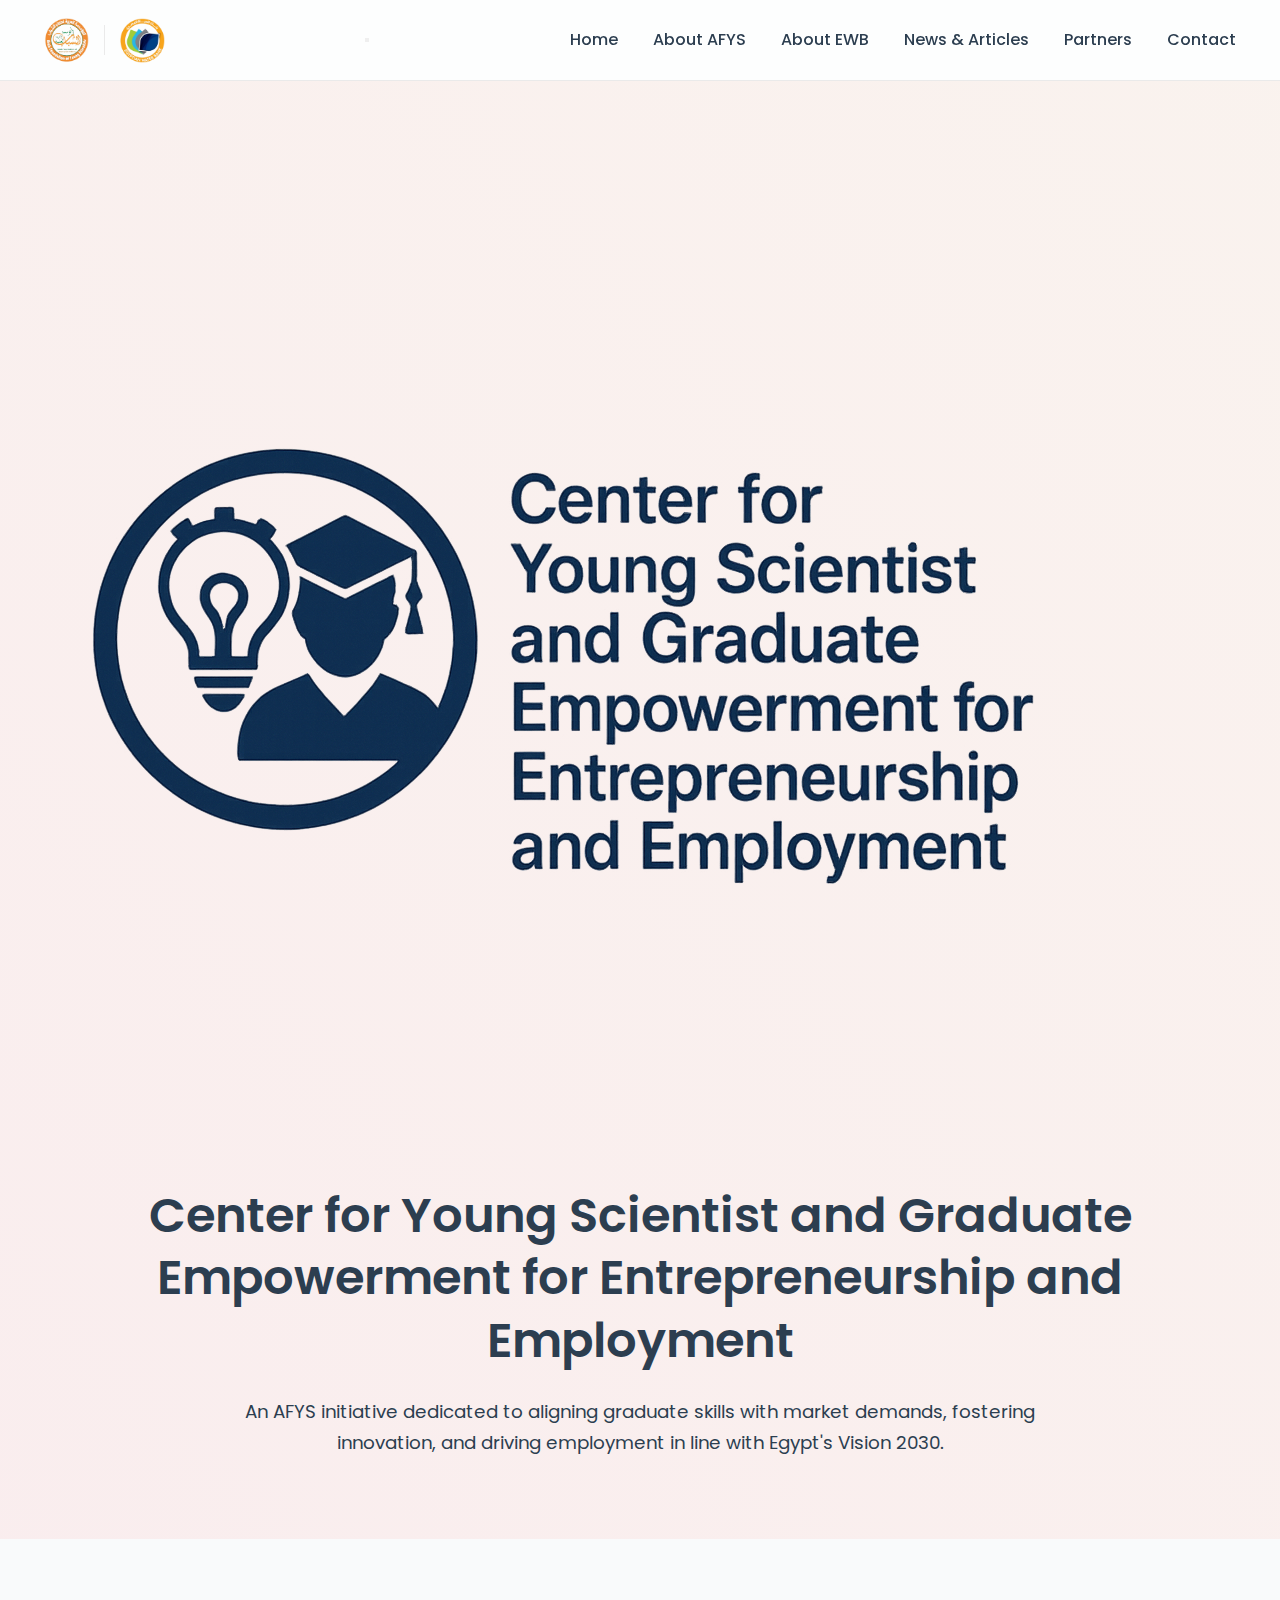
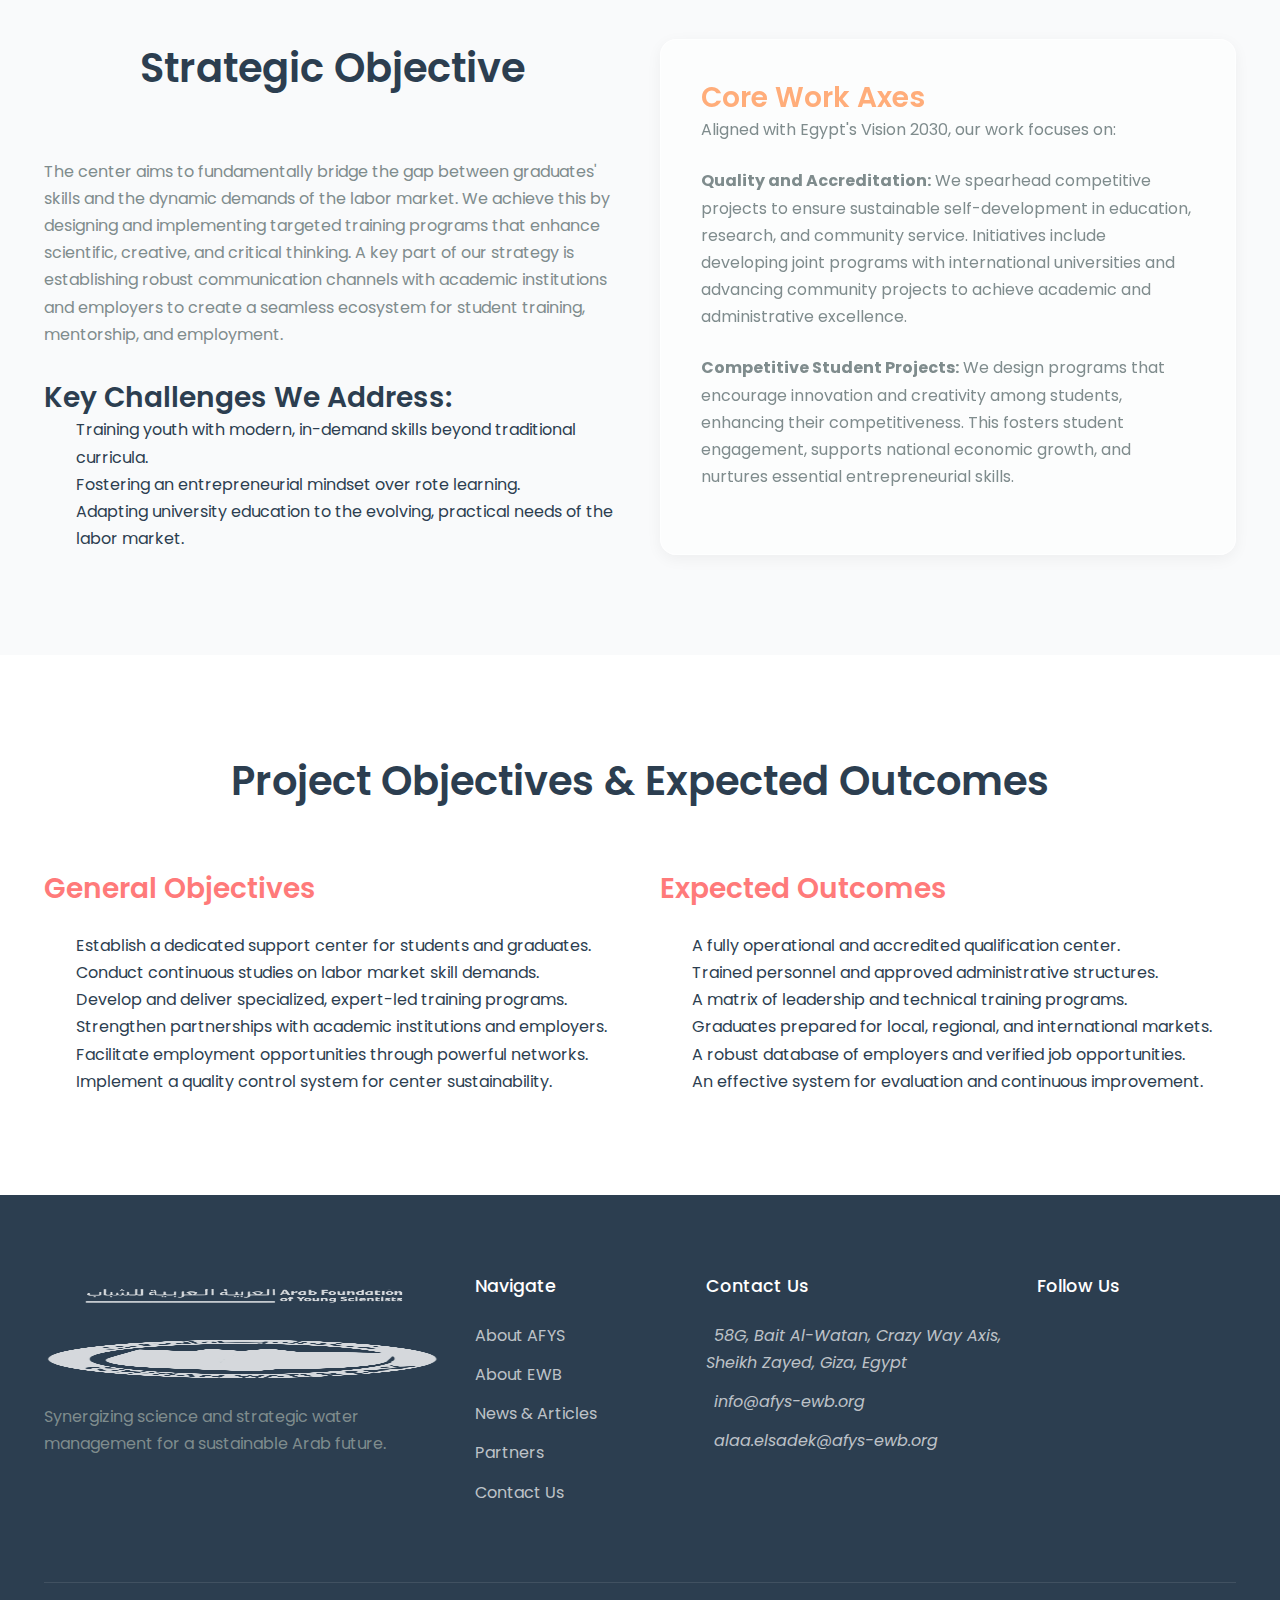
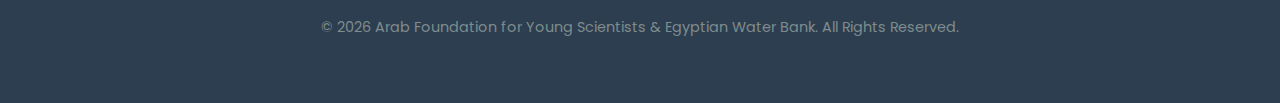
<file: center-for-empowerment.html>
<!DOCTYPE html>
<html lang="en" class="afys-profile">
<head>
    <meta charset="UTF-8">
    <meta name="viewport" content="width=device-width, initial-scale=1.0">
    <title>Center for Empowerment | Arab Foundation of Young Scientists (AFYS)</title>
    <meta name="description" content="Discover the AFYS Center for Young Scientist and Graduate Empowerment, an initiative bridging the gap between education and employment in line with Egypt's Vision 2030.">

    <meta name="theme-color" content="#FFAD7A">
    <!-- Open Graph / Facebook -->
    <meta property="og:type" content="website">
    <meta property="og:title" content="Center for Young Scientist & Graduate Empowerment | AFYS">
    <meta property="og:description" content="Learn about our strategic objectives, programs, and expected outcomes for preparing graduates for the modern labor market.">
    <meta property="og:url" content="https://www.afys-ewb.org/center-for-empowerment.html">
    <meta property="og:image" content="https://www.afys-ewb.org/images/og-image-afys-center.jpg">
    <meta property="og:image:alt" content="Logo of the AFYS Center for Young Scientist and Graduate Empowerment.">

    <!-- Twitter -->
    <meta name="twitter:card" content="summary_large_image">
    <meta name="twitter:title" content="Center for Young Scientist & Graduate Empowerment | AFYS">
    <meta name="twitter:description" content="Learn about our strategic objectives, programs, and expected outcomes for preparing graduates for the modern labor market.">
    <meta name="twitter:image" content="https://www.afys-ewb.org/images/og-image-afys-center.jpg">
    <meta name="twitter:site" content="@AFYSEWB">

    <!-- Favicon Links -->
    <link rel="icon" type="image/x-icon" href="images/favicons/favicon.ico">
    <link rel="apple-touch-icon" sizes="180x180" href="images/favicons/apple-touch-icon.png">
    <link rel="icon" type="image/png" sizes="32x32" href="images/favicons/favicon-32x32.png">
    <link rel="icon" type="image/png" sizes="16x16" href="images/favicons/favicon-16x16.png">
    <link rel="manifest" href="images/favicons/site.webmanifest">
    <link rel="mask-icon" href="images/favicons/safari-pinned-tab.svg" color="#FFAD7A">
    <meta name="msapplication-TileColor" content="#ffad7a">

    <link rel="preconnect" href="https://fonts.googleapis.com">
    <link rel="preconnect" href="https://fonts.gstatic.com" crossorigin>
    <link href="https://fonts.googleapis.com/css2?family=Poppins:wght@300;400;500;600;700&family=Lato:wght@300;400;700&display=swap" rel="stylesheet">
    <link rel="stylesheet" href="https://cdnjs.cloudflare.com/ajax/libs/font-awesome/6.1.1/css/all.min.css" integrity="sha512-KfkfwYDsLkIlwQp6LFnl8zNdLGxu9YAA1QvwINks4PhcElQSvqcyVLLD9aMhXd13uQjoXtEKNosOWaZqXgel0g==" crossorigin="anonymous" referrerpolicy="no-referrer" />
    <link rel="stylesheet" href="css/style.css">
</head>
<body class="afys-profile">
    <header>
        <nav class="container">
            <a href="index.html" class="logo-link-main">
                <img src="images/logo-afys.png" alt="AFYS Logo" class="logo-img">
                <span class="logo-separator"></span>
                <img src="images/logo-ewb.png" alt="EWB Logo" class="logo-img">
            </a>
            <button class="menu-toggle" id="mobile-menu" aria-label="Open navigation menu" aria-expanded="false" aria-controls="main-nav-menu">
                <i class="fas fa-bars" aria-hidden="true"></i>
            </button>
            <button class="theme-toggle" id="theme-toggle" aria-label="Activate dark mode" aria-pressed="false">
                <i class="fas fa-moon" aria-hidden="true"></i>
            </button>
            <ul class="nav-menu" id="main-nav-menu">
                <li><a href="index.html">Home</a></li>
                <li><a href="afys-profile.html">About AFYS</a></li>
                <li><a href="ewb-profile.html">About EWB</a></li>
                <li><a href="afys-news.html">News & Articles</a></li>
                <li><a href="partnerships.html">Partners</a></li>
                <li><a href="contact.html">Contact</a></li>
            </ul>
        </nav>
    </header>

    <main>
        <section class="page-header-simple" style="background: linear-gradient(45deg, hsla(from var(--afys-secondary) h s l / 0.1), hsla(from var(--afys-primary) h s l / 0.1));">
            <div class="container text-center">
                <img loading="lazy" src="images/afys/center-for-empowerment-logo.png" alt="Center for Empowerment Logo" class="center-logo-large">
                <h1>Center for Young Scientist and Graduate Empowerment for Entrepreneurship and Employment</h1>
                <p class="lead-text">An AFYS initiative dedicated to aligning graduate skills with market demands, fostering innovation, and driving employment in line with Egypt's Vision 2030.</p>
            </div>
        </section>

        <section class="section-padding" aria-labelledby="center-objectives-heading">
            <div class="container two-col-grid">
                <div>
                    <h2 id="center-objectives-heading">Strategic Objective</h2>
                    <p>The center aims to fundamentally bridge the gap between graduates' skills and the dynamic demands of the labor market. We achieve this by designing and implementing targeted training programs that enhance scientific, creative, and critical thinking. A key part of our strategy is establishing robust communication channels with academic institutions and employers to create a seamless ecosystem for student training, mentorship, and employment.</p>
                    <h3 style="margin-top:2rem;">Key Challenges We Address:</h3>
                    <ul class="fa-ul">
                        <li><span class="fa-li"><i class="fas fa-tools"></i></span>Training youth with modern, in-demand skills beyond traditional curricula.</li>
                        <li><span class="fa-li"><i class="fas fa-lightbulb"></i></span>Fostering an entrepreneurial mindset over rote learning.</li>
                        <li><span class="fa-li"><i class="fas fa-sync-alt"></i></span>Adapting university education to the evolving, practical needs of the labor market.</li>
                    </ul>
                </div>
                <div class="card-glass">
                    <h3 style="color:var(--afys-primary);"><i class="fas fa-rocket"></i> Core Work Axes</h3>
                    <p>Aligned with Egypt's Vision 2030, our work focuses on:</p>
                    <p><strong>Quality and Accreditation:</strong> We spearhead competitive projects to ensure sustainable self-development in education, research, and community service. Initiatives include developing joint programs with international universities and advancing community projects to achieve academic and administrative excellence.</p>
                    <p><strong>Competitive Student Projects:</strong> We design programs that encourage innovation and creativity among students, enhancing their competitiveness. This fosters student engagement, supports national economic growth, and nurtures essential entrepreneurial skills.</p>
                </div>
            </div>
        </section>

        <section class="section-padding bg-light" aria-labelledby="center-outcomes-heading">
            <div class="container">
                <h2 id="center-outcomes-heading" class="section-title">Project Objectives & Expected Outcomes</h2>
                <div class="two-col-grid">
                    <div>
                        <h3 style="color:var(--afys-secondary); margin-bottom: 1.5rem;"><i class="fas fa-bullseye"></i> General Objectives</h3>
                        <ul class="fa-ul">
                            <li><span class="fa-li"><i class="fas fa-check"></i></span>Establish a dedicated support center for students and graduates.</li>
                            <li><span class="fa-li"><i class="fas fa-check"></i></span>Conduct continuous studies on labor market skill demands.</li>
                            <li><span class="fa-li"><i class="fas fa-check"></i></span>Develop and deliver specialized, expert-led training programs.</li>
                            <li><span class="fa-li"><i class="fas fa-check"></i></span>Strengthen partnerships with academic institutions and employers.</li>
                            <li><span class="fa-li"><i class="fas fa-check"></i></span>Facilitate employment opportunities through powerful networks.</li>
                            <li><span class="fa-li"><i class="fas fa-check"></i></span>Implement a quality control system for center sustainability.</li>
                        </ul>
                    </div>
                    <div>
                        <h3 style="color:var(--afys-secondary); margin-bottom: 1.5rem;"><i class="fas fa-star"></i> Expected Outcomes</h3>
                        <ul class="fa-ul">
                            <li><span class="fa-li"><i class="fas fa-check"></i></span>A fully operational and accredited qualification center.</li>
                            <li><span class="fa-li"><i class="fas fa-check"></i></span>Trained personnel and approved administrative structures.</li>
                            <li><span class="fa-li"><i class="fas fa-check"></i></span>A matrix of leadership and technical training programs.</li>
                            <li><span class="fa-li"><i class="fas fa-check"></i></span>Graduates prepared for local, regional, and international markets.</li>
                            <li><span class="fa-li"><i class="fas fa-check"></i></span>A robust database of employers and verified job opportunities.</li>
                            <li><span class="fa-li"><i class="fas fa-check"></i></span>An effective system for evaluation and continuous improvement.</li>
                        </ul>
                    </div>
                </div>
            </div>
        </section>

    </main>

    <footer class="footer-main">
        <div class="container">
            <div class="footer-grid">
                <div class="footer-col footer-logos">
                    <img loading="lazy" src="images/logo-afys-footer.png" alt="AFYS Footer Logo">
                    <img loading="lazy" src="images/logo-ewb-footer.png" alt="EWB Footer Logo">
                    <p>Synergizing science and strategic water management for a sustainable Arab future.</p>
                </div>
                <div class="footer-col">
                    <h4>Navigate</h4>
                    <ul>
                        <li><a href="afys-profile.html">About AFYS</a></li>
                        <li><a href="ewb-profile.html">About EWB</a></li>
                        <li><a href="afys-news.html">News & Articles</a></li>
                        <li><a href="partnerships.html">Partners</a></li>
                        <li><a href="contact.html">Contact Us</a></li>
                    </ul>
                </div>
                <div class="footer-col">
                    <h4>Contact Us</h4>
                    <address>
                        <p><i class="fas fa-map-marker-alt" aria-hidden="true"></i> 58G, Bait Al-Watan, Crazy Way Axis,<br>Sheikh Zayed, Giza, Egypt</p>
                        <p><i class="fas fa-envelope" aria-hidden="true"></i> <a href="mailto:info@afys-ewb.org">info@afys-ewb.org</a></p>
                        <p><i class="fas fa-user-tie" aria-hidden="true"></i> <a href="mailto:alaa.elsadek@afys-ewb.org">alaa.elsadek@afys-ewb.org</a></p>
                    </address>
                </div>
                <div class="footer-col">
                    <h4>Follow Us</h4>
                    <div class="social-links">
                        <a href="https://www.facebook.com/p/Arab-Foundation-of-Young-Scientists-100057195079533/" target="_blank" rel="noopener noreferrer" aria-label="Facebook"><i class="fab fa-facebook-f"></i></a>
                        <a href="https://www.linkedin.com/company/arab-foundation-of-young-scientists/" target="_blank" rel="noopener noreferrer" aria-label="LinkedIn"><i class="fab fa-linkedin-in"></i></a>
                    </div>
                </div>
            </div>
            <div class="footer-bottom">
                <p>&copy; <span id="currentYear"></span> Arab Foundation for Young Scientists & Egyptian Water Bank. All Rights Reserved.</p>
            </div>
        </div>
    </footer>
    <script src="js/script.js"></script>
</body>
</html>
</file>
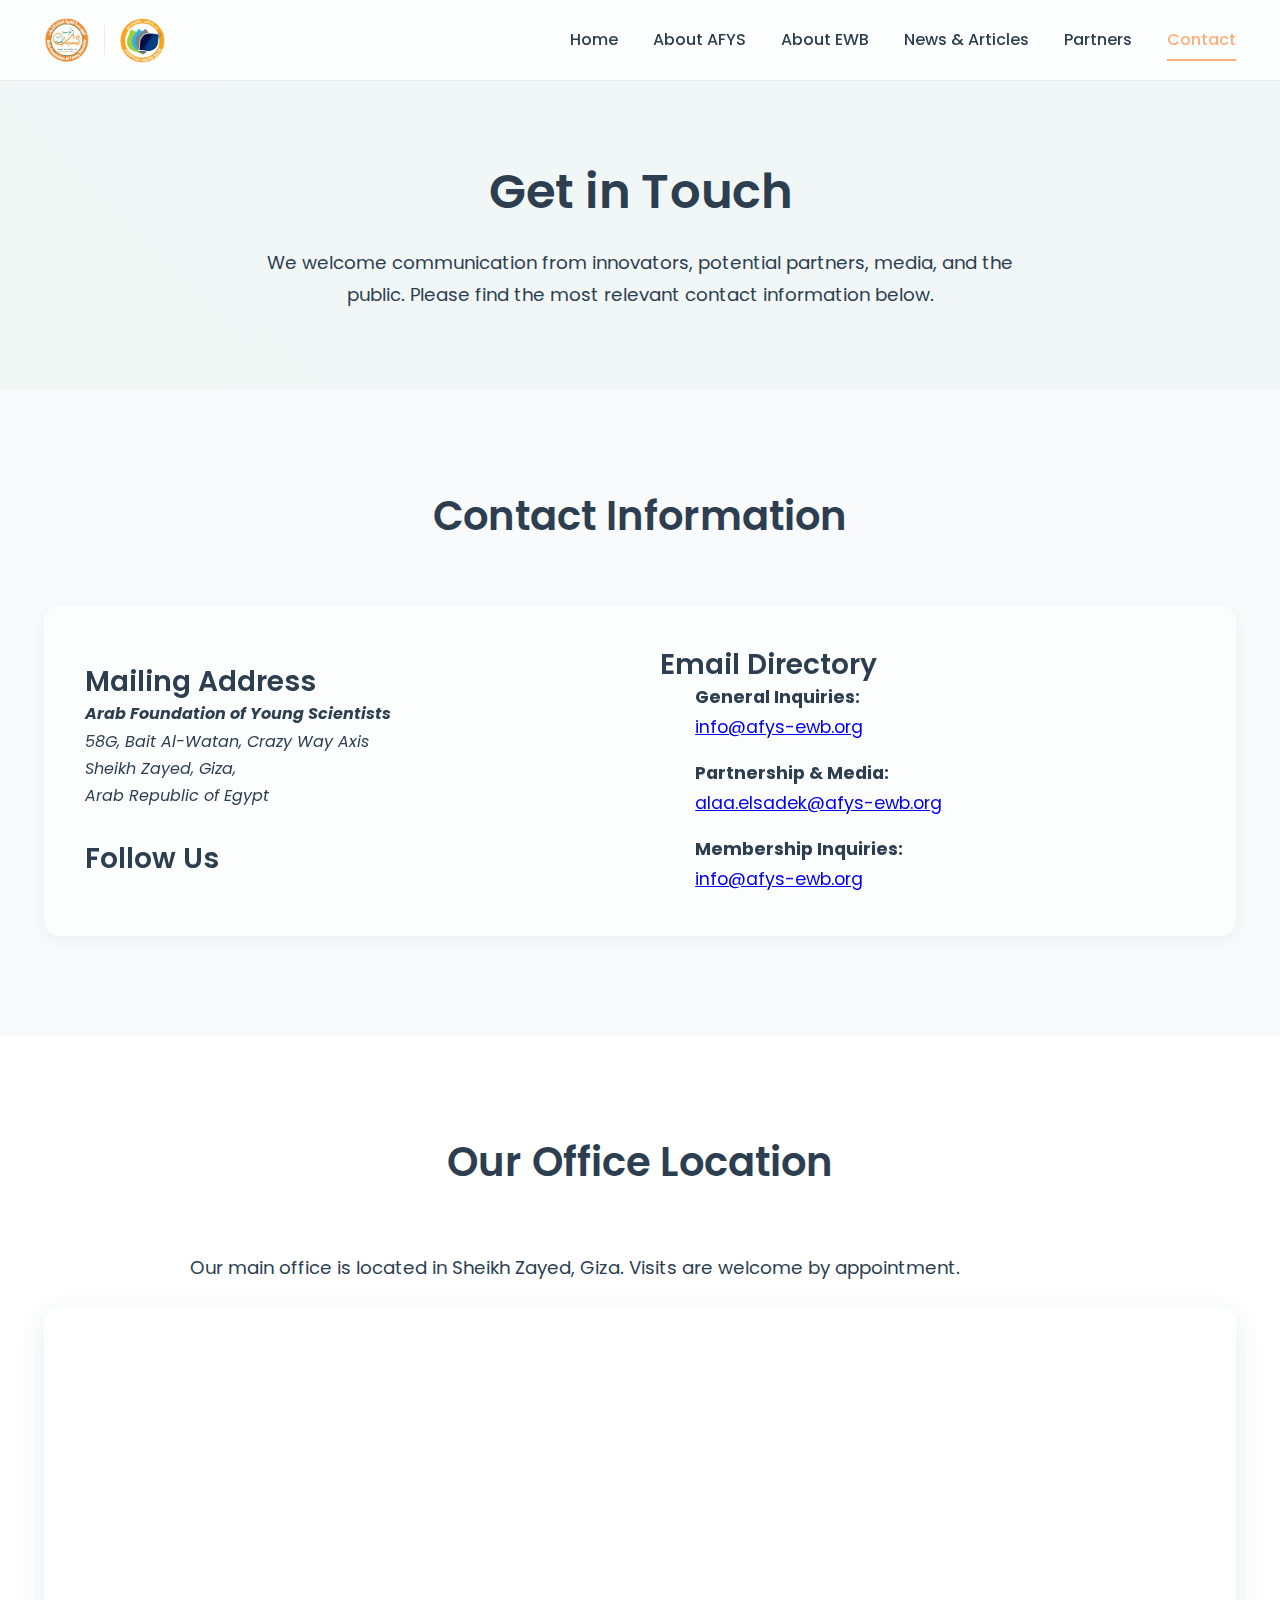
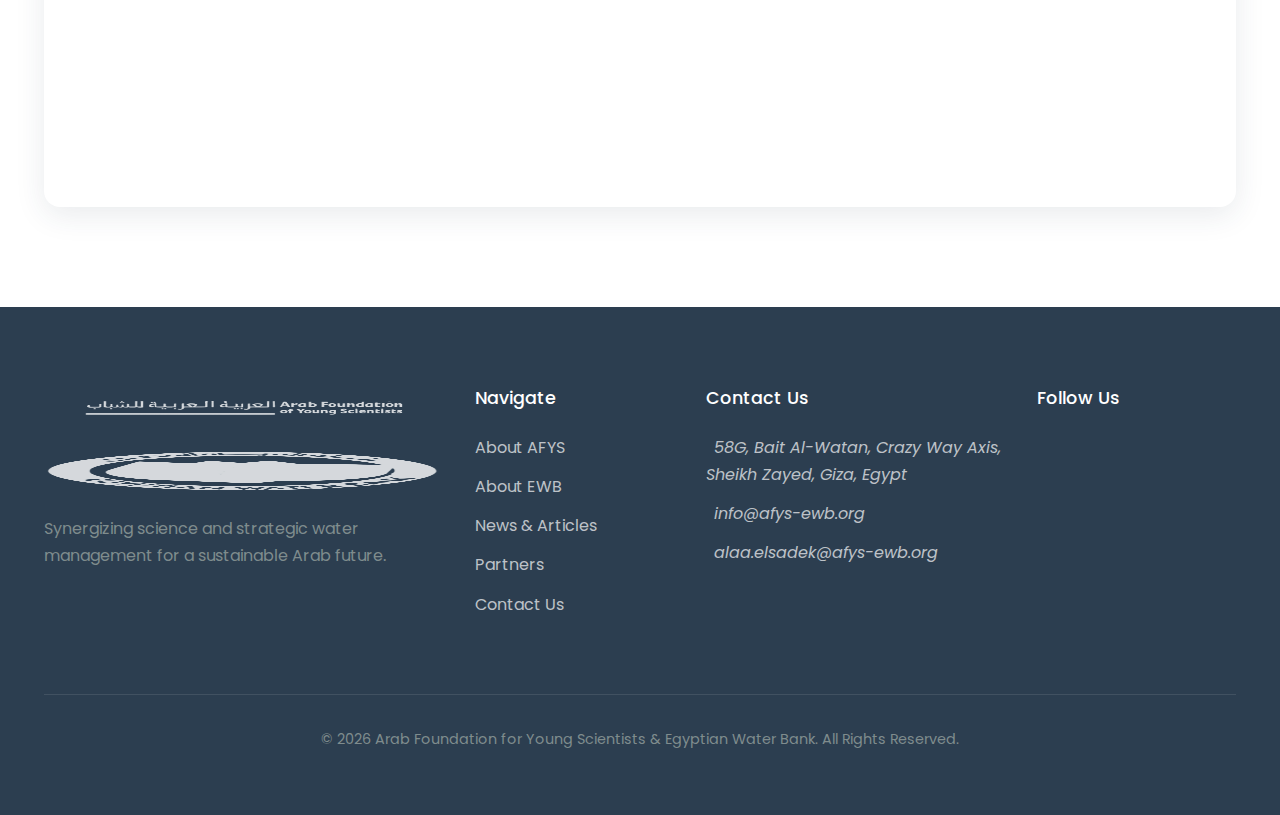
<file: contact.html>
<!DOCTYPE html>
<html lang="en">
<head>
    <meta charset="UTF-8">
    <meta name="viewport" content="width=device-width, initial-scale=1.0">
    <title>Contact Us | AFYS & EWB</title>
    <meta name="description" content="Get in touch with the Arab Foundation for Young Scientists (AFYS) and the Egyptian Water Bank (EWB). Find our address, emails, and social media channels.">

    <meta name="theme-color" content="#A9D6E5">
    <!-- Open Graph / Facebook -->
    <meta property="og:type" content="website">
    <meta property="og:title" content="Contact Us | AFYS & EWB">
    <meta property="og:description" content="Reach out to our team for inquiries, partnership proposals, or media relations. We look forward to hearing from you.">
    <meta property="og:url" content="https://www.afys-ewb.org/contact.html">
    <meta property="og:image" content="https://www.afys-ewb.org/images/og-image-contact.jpg">
    <meta property="og:image:alt" content="Contact icons for email, location, and social media for AFYS and EWB.">

    <!-- Twitter -->
    <meta name="twitter:card" content="summary_large_image">
    <meta name="twitter:title" content="Contact Us | AFYS & EWB">
    <meta name="twitter:description" content="Reach out to our team for inquiries, partnership proposals, or media relations. We look forward to hearing from you.">
    <meta name="twitter:image" content="https://www.afys-ewb.org/images/og-image-contact.jpg">
    <meta name="twitter:site" content="@AFYSEWB">

    <!-- Favicon Links (Same as index.html) -->
    <link rel="apple-touch-icon" sizes="180x180" href="images/favicons/apple-touch-icon.png">
    <link rel="icon" type="image/png" sizes="32x32" href="images/favicons/favicon-32x32.png">
    <link rel="icon" type="image/png" sizes="16x16" href="images/favicons/favicon-16x16.png">
    <link rel="manifest" href="images/favicons/site.webmanifest">
    <link rel="mask-icon" href="images/favicons/safari-pinned-tab.svg" color="#FFAD7A">

    <link rel="preconnect" href="https://fonts.googleapis.com">
    <link rel="preconnect" href="https://fonts.gstatic.com" crossorigin>
    <link href="https://fonts.googleapis.com/css2?family=Poppins:wght@300;400;500;600;700&display=swap" rel="stylesheet">
    <link rel="stylesheet" href="https://cdnjs.cloudflare.com/ajax/libs/font-awesome/6.1.1/css/all.min.css" integrity="sha512-KfkfwYDsLkIlwQp6LFnl8zNdLGxu9YAA1QvwINks4PhcElQSvqcyVLLD9aMhXd13uQjoXtEKNosOWaZqXgel0g==" crossorigin="anonymous" referrerpolicy="no-referrer" />
    <link rel="stylesheet" href="css/style.css">
</head>
<body>
    <header>
        <nav class="container">
            <a href="index.html" class="logo-link-main">
                <img src="images/logo-afys.png" alt="AFYS Logo" class="logo-img">
                <span class="logo-separator"></span>
                <img src="images/logo-ewb.png" alt="EWB Logo" class="logo-img">
            </a>
            <button class="menu-toggle" id="mobile-menu" aria-label="Open navigation menu" aria-expanded="false" aria-controls="main-nav-menu">
                <i class="fas fa-bars" aria-hidden="true"></i>
            </button>
            <ul class="nav-menu" id="main-nav-menu">
                <li><a href="index.html">Home</a></li>
                <li><a href="afys-profile.html">About AFYS</a></li>
                <li><a href="ewb-profile.html">About EWB</a></li>
                <li><a href="afys-news.html">News & Articles</a></li>
                <li><a href="partnerships.html">Partners</a></li>
                <li><a href="contact.html">Contact</a></li>
            </ul>
        </nav>
    </header>

    <main>
        <section class="page-header-simple" style="background: linear-gradient(45deg, hsla(from var(--afys-accent) h s l / 0.1), hsla(from var(--ewb-primary) h s l / 0.1));">
            <div class="container">
                <h1>Get in Touch</h1>
                <p class="lead-text">We welcome communication from innovators, potential partners, media, and the public. Please find the most relevant contact information below.</p>
            </div>
        </section>

        <section class="section-padding" aria-labelledby="contact-info-heading">
            <div class="container">
                <h2 id="contact-info-heading" class="section-title">Contact Information</h2>
                <div class="card-glass two-col-grid">
                    <div>
                        <h3>Mailing Address</h3>
                        <address>
                           <strong>Arab Foundation of Young Scientists</strong><br>
                           58G, Bait Al-Watan, Crazy Way Axis<br>
                           Sheikh Zayed, Giza,<br>
                           Arab Republic of Egypt
                        </address>
                        <h3 style="margin-top: 2rem;">Follow Us</h3>
                        <div class="social-links" style="font-size: 1.5rem; gap: 1.5rem;">
                            <a href="https://www.facebook.com/p/Arab-Foundation-of-Young-Scientists-100057195079533/" target="_blank" rel="noopener noreferrer" aria-label="Facebook"><i class="fab fa-facebook-f"></i></a>
                            <a href="https://www.linkedin.com/company/arab-foundation-of-young-scientists/" target="_blank" rel="noopener noreferrer" aria-label="LinkedIn"><i class="fab fa-linkedin-in"></i></a>
                        </div>
                    </div>
                    <div>
                        <h3>Email Directory</h3>
                        <ul class="fa-ul" style="font-size: 1.1rem;">
                             <li><span class="fa-li"><i class="fas fa-envelope" style="color:var(--text-secondary)"></i></span><strong>General Inquiries:</strong><br><a href="mailto:info@afys-ewb.org">info@afys-ewb.org</a></li>
                             <li id="partnership-proposal" style="margin-top: 1rem;"><span class="fa-li"><i class="fas fa-handshake" style="color:var(--text-secondary)"></i></span><strong>Partnership &amp; Media:</strong><br><a href="mailto:alaa.elsadek@afys-ewb.org">alaa.elsadek@afys-ewb.org</a></li>
                             <li style="margin-top: 1rem;"><span class="fa-li"><i class="fas fa-user-plus" style="color:var(--text-secondary)"></i></span><strong>Membership Inquiries:</strong><br><a href="mailto:info@afys-ewb.org?subject=Membership Inquiry">info@afys-ewb.org</a></li>
                        </ul>
                    </div>
                </div>
            </div>
        </section>

        <section class="section-padding bg-light" aria-labelledby="map-heading">
             <div class="container">
                 <h2 id="map-heading" class="section-title">Our Office Location</h2>
                 <p class="lead-text">Our main office is located in Sheikh Zayed, Giza. Visits are welcome by appointment.</p>
                
                 <div class="map-placeholder" style="border-radius:var(--border-radius-md); overflow:hidden; box-shadow:var(--shadow-strong);">
                    <iframe src="https://www.google.com/maps/embed?pb=!1m18!1m12!1m3!1d3454.437430588825!2d30.983944376694697!3d30.024391618684784!2m3!1f0!2f0!3f0!3m2!1i1024!2i768!4f13.1!3m3!1m2!1s0x145855f4a7c4a305%3A0xe5f543231495c29b!2z2KjZhtmDINin2YTYqtis2KfYstmG2Kkg2YTYs9mK2KfYqSDZgtiz2YUg2YTZhdmG2KfYudipINin2YTYs9mK2KfYqg!5e0!3m2!1sen!2seg!4v1700000000001!5m2!1sen!2seg" 
                    width="100%" height="500" style="border:0;" allowfullscreen="" loading="lazy" referrerpolicy="no-referrer-when-downgrade" title="Map showing location of AFYS-EWB office in Sheikh Zayed, Giza"></iframe>
                </div>
            </div>
        </section>
    </main>

    <footer class="footer-main">
        <div class="container">
            <div class="footer-grid">
                <div class="footer-col footer-logos">
                    <img src="images/logo-afys-footer.png" alt="AFYS Footer Logo">
                    <img src="images/logo-ewb-footer.png" alt="EWB Footer Logo">
                    <p>Synergizing science and strategic water management for a sustainable Arab future.</p>
                </div>
                <div class="footer-col">
                    <h4>Navigate</h4>
                    <ul>
                        <li><a href="afys-profile.html">About AFYS</a></li>
                        <li><a href="ewb-profile.html">About EWB</a></li>
                        <li><a href="afys-news.html">News & Articles</a></li>
                        <li><a href="partnerships.html">Partners</a></li>
                        <li><a href="contact.html">Contact Us</a></li>
                    </ul>
                </div>
                <div class="footer-col">
                    <h4>Contact Us</h4>
                    <address>
                        <p><i class="fas fa-map-marker-alt" aria-hidden="true"></i> 58G, Bait Al-Watan, Crazy Way Axis,<br>Sheikh Zayed, Giza, Egypt</p>
                        <p><i class="fas fa-envelope" aria-hidden="true"></i> <a href="mailto:info@afys-ewb.org">info@afys-ewb.org</a></p>
                        <p><i class="fas fa-user-tie" aria-hidden="true"></i> <a href="mailto:alaa.elsadek@afys-ewb.org">alaa.elsadek@afys-ewb.org</a></p>
                    </address>
                </div>
                <div class="footer-col">
                    <h4>Follow Us</h4>
                    <div class="social-links">
                        <a href="https://www.facebook.com/p/Arab-Foundation-of-Young-Scientists-100057195079533/" target="_blank" rel="noopener noreferrer" aria-label="Facebook"><i class="fab fa-facebook-f"></i></a>
                        <a href="https://www.linkedin.com/company/arab-foundation-of-young-scientists/" target="_blank" rel="noopener noreferrer" aria-label="LinkedIn"><i class="fab fa-linkedin-in"></i></a>
                    </div>
                </div>
            </div>
            <div class="footer-bottom">
                <p>&copy; <span id="currentYear"></span> Arab Foundation for Young Scientists & Egyptian Water Bank. All Rights Reserved.</p>
            </div>
        </div>
    </footer>
    <script src="js/script.js"></script>
</body>
</html>
</file>
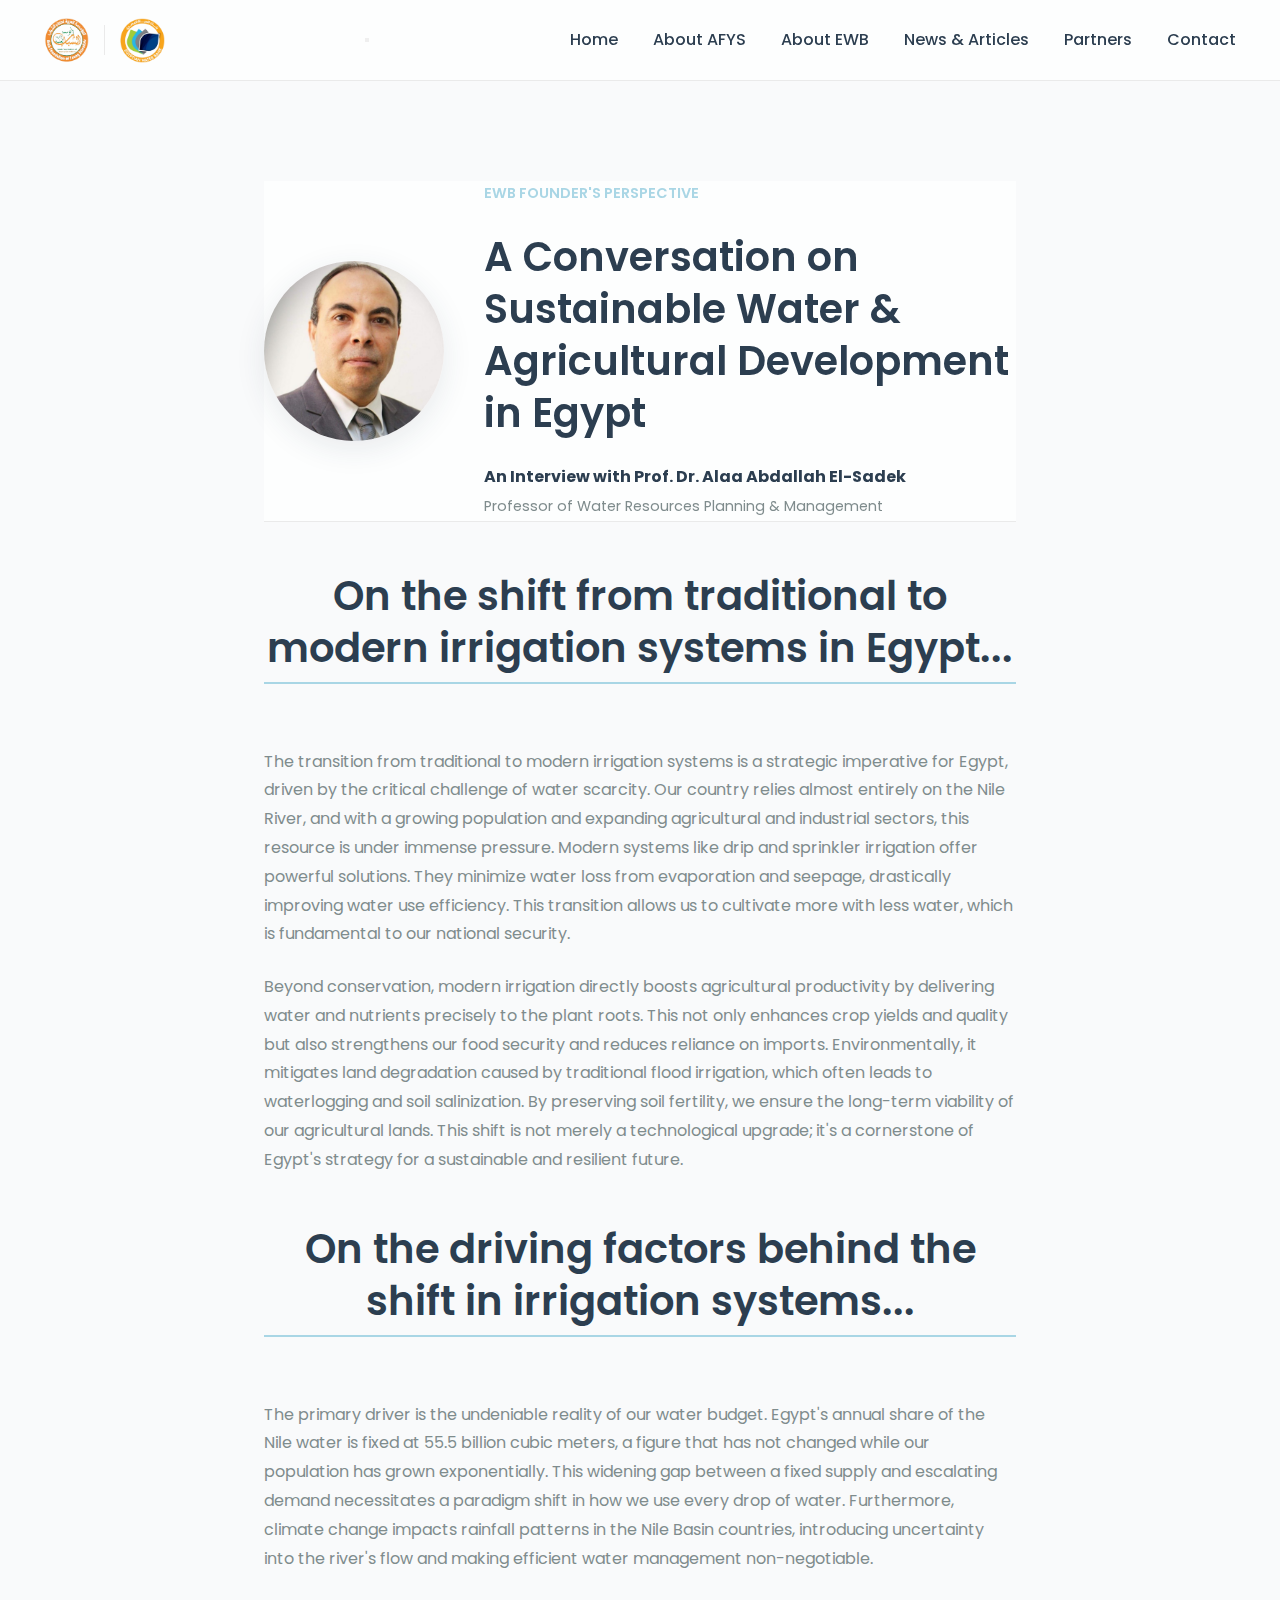
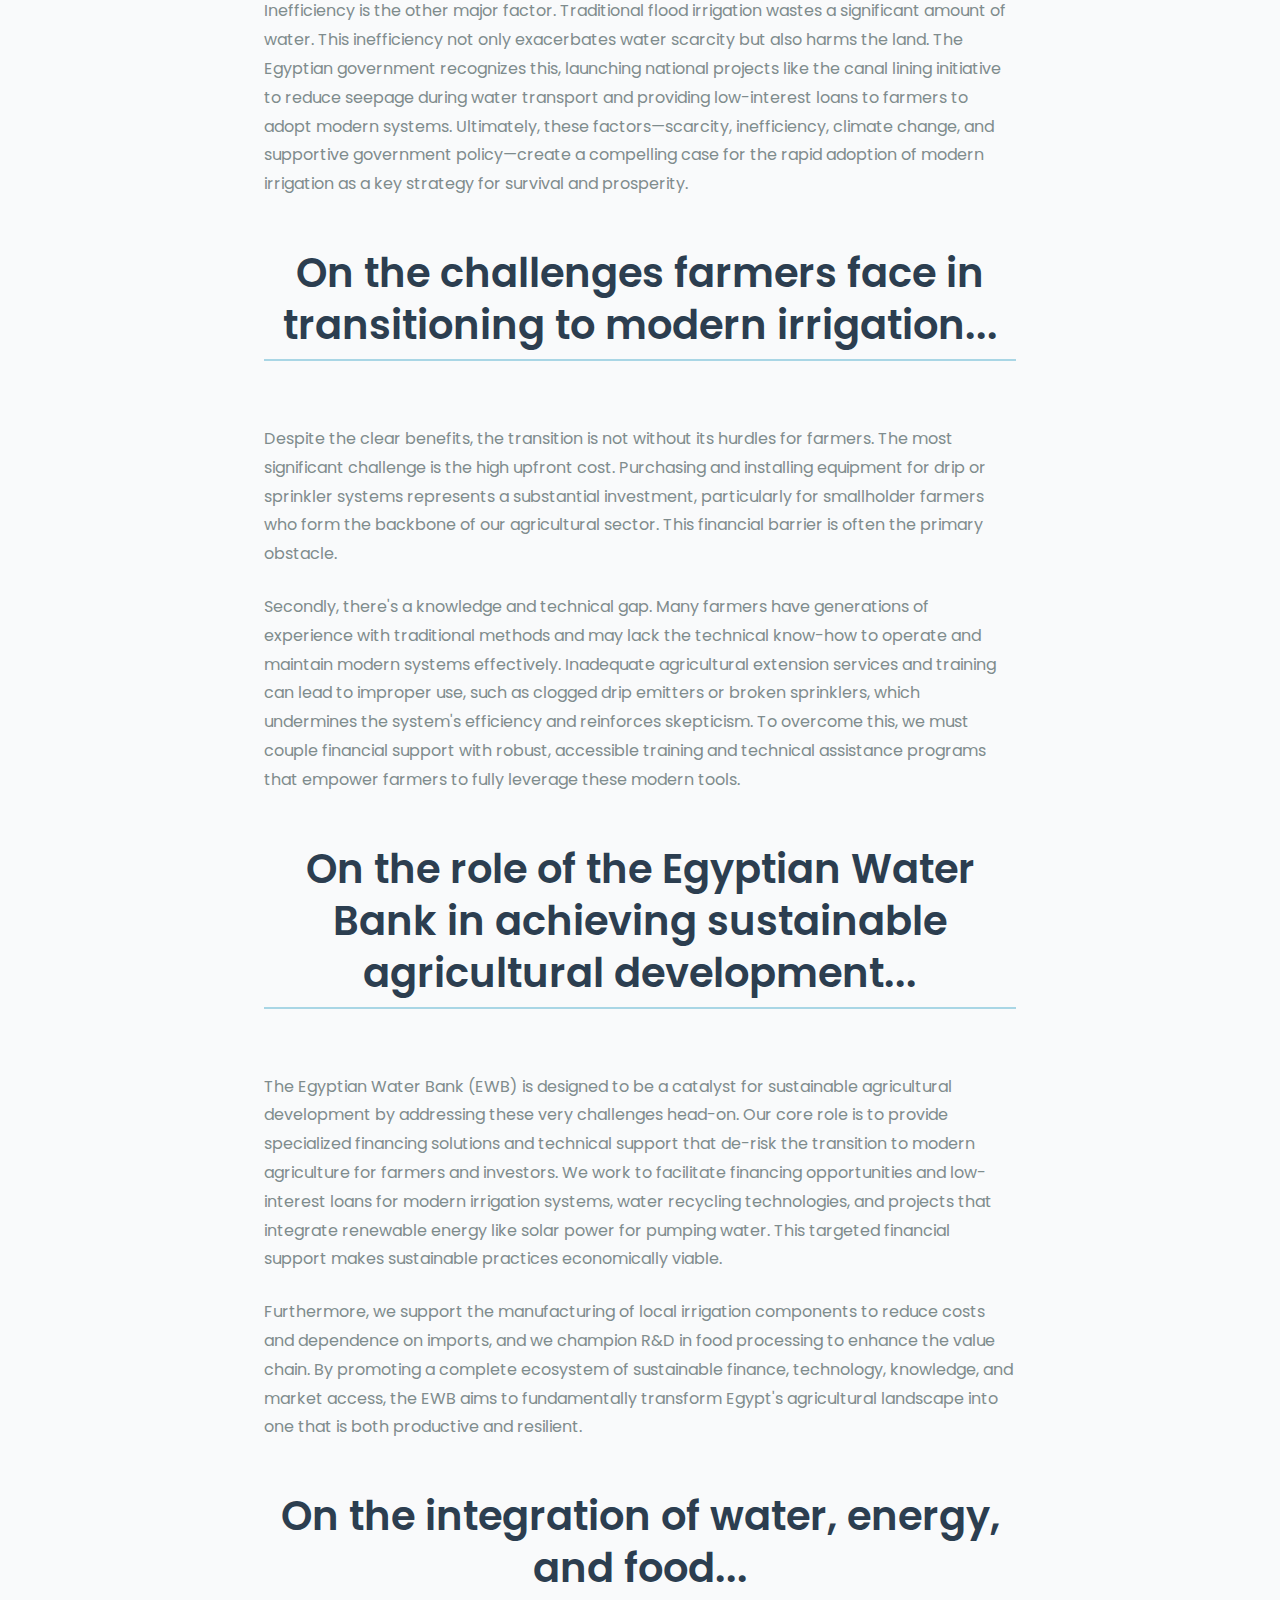
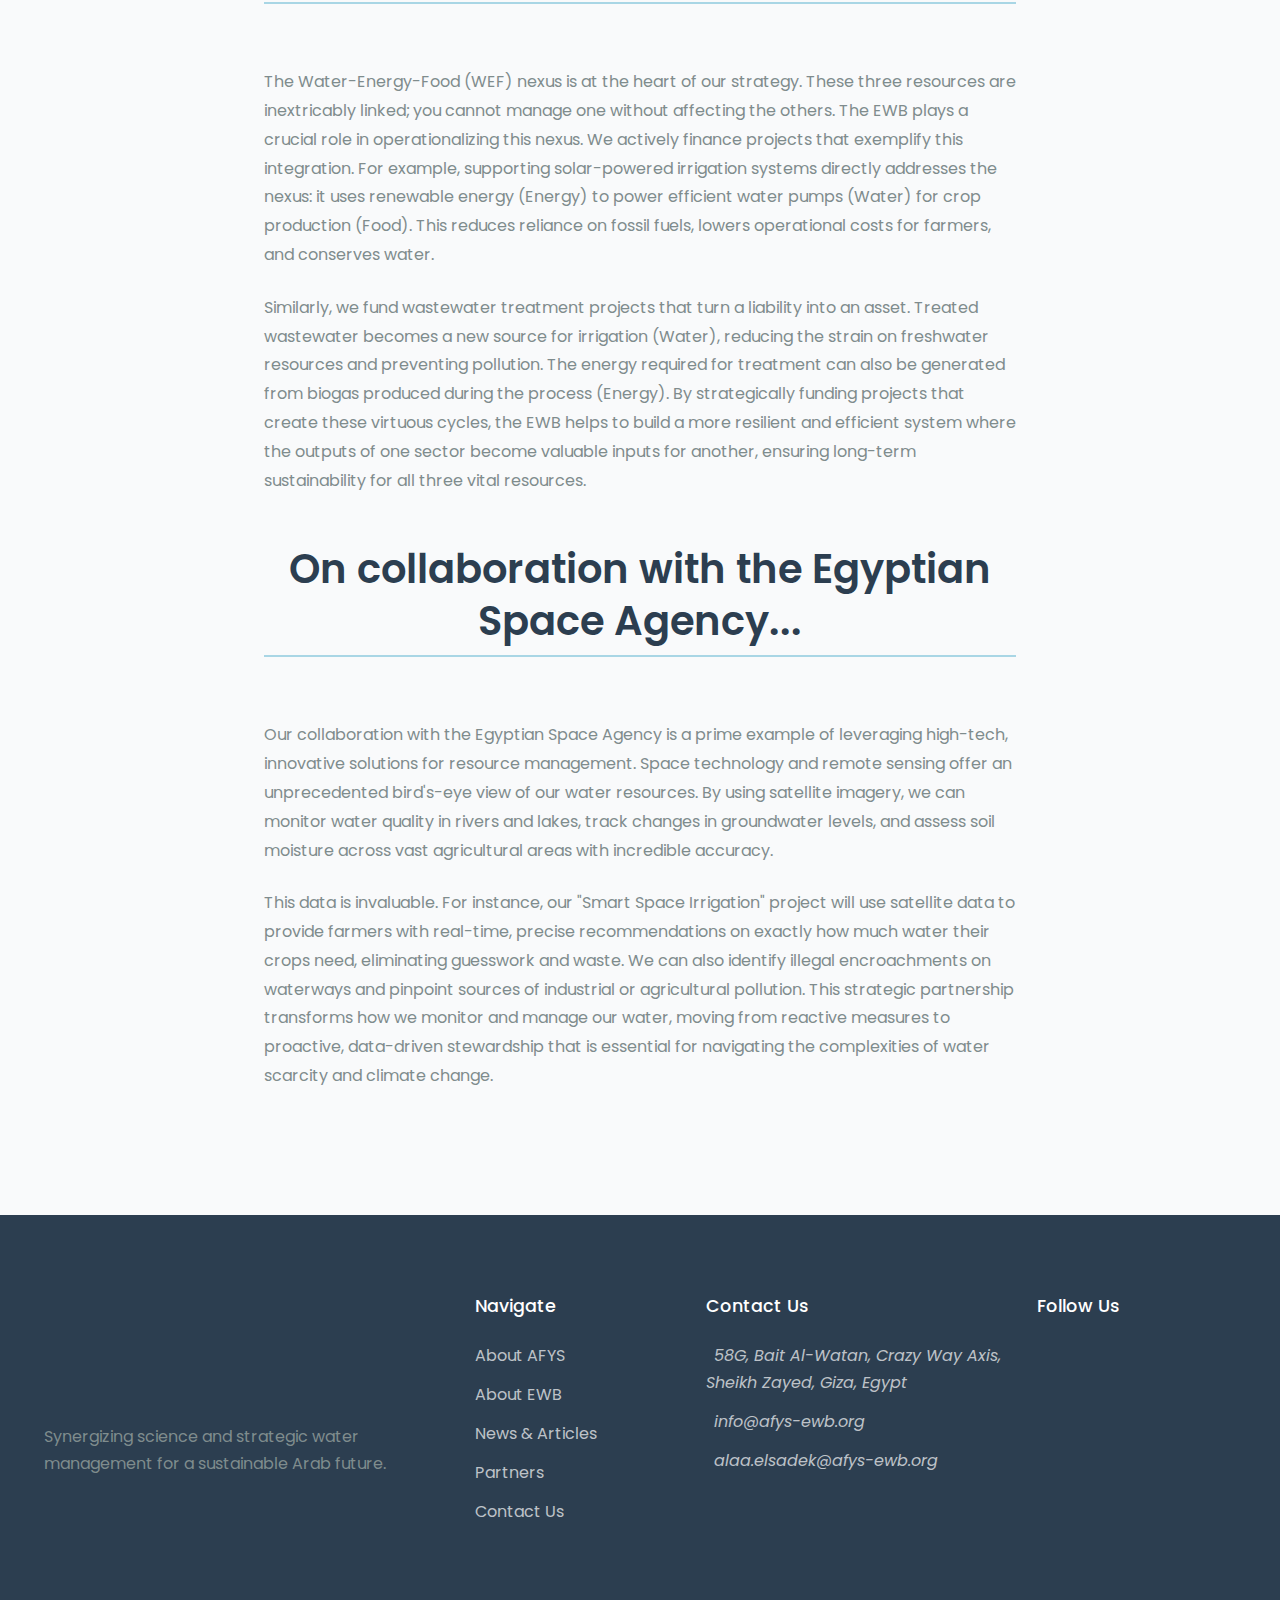
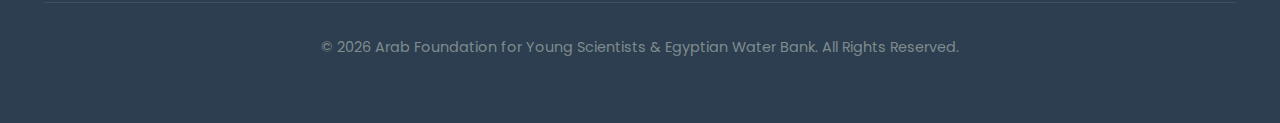
<file: ewb-interview.html>
<!DOCTYPE html>
<html lang="en" class="ewb-profile">
<head>
    <meta charset="UTF-8">
    <meta name="viewport" content="width=device-width, initial-scale=1.0">
    <title>In-Depth with Prof. El-Sadek | Egyptian Water Bank</title>
    <meta name="description" content="An in-depth interview with Prof. Dr. Alaa Abdallah El-Sadek, founder of the Egyptian Water Bank, on sustainable water and agricultural development in Egypt.">
    
    <meta name="theme-color" content="#A9D6E5">
    <meta property="og:type" content="article">
    <meta property="og:title" content="In-Depth with Prof. El-Sadek on Egypt's Water Future | EWB">
    <meta property="og:description" content="Explore key insights on modern irrigation, water-energy-food nexus, and strategic solutions for Egypt's water security.">
    <meta property="og:url" content="https://www.afys-ewb.org/ewb-interview.html">
    <meta property="og:image" content="https://www.afys-ewb.org/images/og-image-ewb-interview.jpg">
    <meta property="og:image:alt" content="A professional portrait of Prof. Dr. Alaa Abdallah El-Sadek.">
    <meta name="twitter:card" content="summary_large_image">
    <meta name="twitter:title" content="In-Depth with Prof. El-Sadek on Egypt's Water Future | EWB">
    <meta name="twitter:description" content="Explore key insights on modern irrigation, water-energy-food nexus, and strategic solutions for Egypt's water security.">
    <meta name="twitter:image" content="https://www.afys-ewb.org/images/og-image-ewb-interview.jpg">
    <meta name="twitter:site" content="@AFYSEWB">

    <link rel="apple-touch-icon" sizes="180x180" href="images/favicons/apple-touch-icon.png">
    <link rel="icon" type="image/png" sizes="32x32" href="images/favicons/favicon-32x32.png">
    <link rel="icon" type="image/png" sizes="16x16" href="images/favicons/favicon-16x16.png">
    <link rel="manifest" href="images/favicons/site.webmanifest">
    <link rel="mask-icon" href="images/favicons/safari-pinned-tab.svg" color="#A9D6E5">
    <meta name="msapplication-TileColor" content="#005a9c">

    <link rel="preconnect" href="https://fonts.googleapis.com">
    <link rel="preconnect" href="https://fonts.gstatic.com" crossorigin>
    <link href="https://fonts.googleapis.com/css2?family=Poppins:wght@300;400;500;600;700&family=Lato:wght@300;400;700&display=swap" rel="stylesheet">
    <link rel="stylesheet" href="https://cdnjs.cloudflare.com/ajax/libs/font-awesome/6.1.1/css/all.min.css" integrity="sha512-KfkfwYDsLkIlwQp6LFnl8zNdLGxu9YAA1QvwINks4PhcElQSvqcyVLLD9aMhXd13uQjoXtEKNosOWaZqXgel0g==" crossorigin="anonymous" referrerpolicy="no-referrer" />
    <link rel="stylesheet" href="css/style.css">
</head>
<body class="ewb-profile">
    <header>
        <nav class="container">
            <a href="index.html" class="logo-link-main">
                <img src="images/logo-afys.png" alt="AFYS Logo" class="logo-img">
                <span class="logo-separator"></span>
                <img src="images/logo-ewb.png" alt="EWB Logo" class="logo-img">
            </a>
            <button class="menu-toggle" id="mobile-menu" aria-label="Open navigation menu" aria-expanded="false" aria-controls="main-nav-menu">
                <i class="fas fa-bars" aria-hidden="true"></i>
            </button>
            <button class="theme-toggle" id="theme-toggle" aria-label="Activate dark mode" aria-pressed="false">
                <i class="fas fa-moon" aria-hidden="true"></i>
            </button>
            <ul class="nav-menu" id="main-nav-menu">
                <li><a href="index.html">Home</a></li>
                <li><a href="afys-profile.html">About AFYS</a></li>
                <li><a href="ewb-profile.html">About EWB</a></li>
                <li><a href="afys-news.html">News & Articles</a></li>
                <li><a href="partnerships.html">Partners</a></li>
                <li><a href="contact.html">Contact</a></li>
            </ul>
        </nav>
    </header>

    <main>
        <article class="longform-article section-padding" aria-labelledby="interview-title">
            <div class="container" style="max-width: 800px;">
                <header class="article-header interview-header">
                    <div class="interview-author-image">
                        <img loading="lazy" src="images/interview/prof-elsadek-interview.jpg" alt="Prof. Dr. Alaa Abdallah El-Sadek">
                    </div>
                    <div class="interview-title-content">
                        <p class="article-kicker">EWB Founder's Perspective</p>
                        <h1 id="interview-title">A Conversation on Sustainable Water & Agricultural Development in Egypt</h1>
                        <div class="author-byline">
                            <div>
                                <strong>An Interview with Prof. Dr. Alaa Abdallah El-Sadek</strong>
                                <span>Professor of Water Resources Planning & Management</span>
                            </div>
                        </div>
                    </div>
                </header>
                
                <section aria-labelledby="q1">
                    <h2 id="q1">On the shift from traditional to modern irrigation systems in Egypt...</h2>
                    <p>The transition from traditional to modern irrigation systems is a strategic imperative for Egypt, driven by the critical challenge of water scarcity. Our country relies almost entirely on the Nile River, and with a growing population and expanding agricultural and industrial sectors, this resource is under immense pressure. Modern systems like drip and sprinkler irrigation offer powerful solutions. They minimize water loss from evaporation and seepage, drastically improving water use efficiency. This transition allows us to cultivate more with less water, which is fundamental to our national security.</p>
                    <p>Beyond conservation, modern irrigation directly boosts agricultural productivity by delivering water and nutrients precisely to the plant roots. This not only enhances crop yields and quality but also strengthens our food security and reduces reliance on imports. Environmentally, it mitigates land degradation caused by traditional flood irrigation, which often leads to waterlogging and soil salinization. By preserving soil fertility, we ensure the long-term viability of our agricultural lands. This shift is not merely a technological upgrade; it's a cornerstone of Egypt's strategy for a sustainable and resilient future.</p>
                </section>
                
                <section aria-labelledby="q2">
                    <h2 id="q2">On the driving factors behind the shift in irrigation systems...</h2>
                    <p>The primary driver is the undeniable reality of our water budget. Egypt's annual share of the Nile water is fixed at 55.5 billion cubic meters, a figure that has not changed while our population has grown exponentially. This widening gap between a fixed supply and escalating demand necessitates a paradigm shift in how we use every drop of water. Furthermore, climate change impacts rainfall patterns in the Nile Basin countries, introducing uncertainty into the river's flow and making efficient water management non-negotiable.</p>
                    <p>Inefficiency is the other major factor. Traditional flood irrigation wastes a significant amount of water. This inefficiency not only exacerbates water scarcity but also harms the land. The Egyptian government recognizes this, launching national projects like the canal lining initiative to reduce seepage during water transport and providing low-interest loans to farmers to adopt modern systems. Ultimately, these factors—scarcity, inefficiency, climate change, and supportive government policy—create a compelling case for the rapid adoption of modern irrigation as a key strategy for survival and prosperity.</p>
                </section>

                <section aria-labelledby="q3">
                    <h2 id="q3">On the challenges farmers face in transitioning to modern irrigation...</h2>
                    <p>Despite the clear benefits, the transition is not without its hurdles for farmers. The most significant challenge is the high upfront cost. Purchasing and installing equipment for drip or sprinkler systems represents a substantial investment, particularly for smallholder farmers who form the backbone of our agricultural sector. This financial barrier is often the primary obstacle.</p>
                    <p>Secondly, there's a knowledge and technical gap. Many farmers have generations of experience with traditional methods and may lack the technical know-how to operate and maintain modern systems effectively. Inadequate agricultural extension services and training can lead to improper use, such as clogged drip emitters or broken sprinklers, which undermines the system's efficiency and reinforces skepticism. To overcome this, we must couple financial support with robust, accessible training and technical assistance programs that empower farmers to fully leverage these modern tools.</p>
                </section>
                
                <section aria-labelledby="q4">
                    <h2 id="q4">On the role of the Egyptian Water Bank in achieving sustainable agricultural development...</h2>
                    <p>The Egyptian Water Bank (EWB) is designed to be a catalyst for sustainable agricultural development by addressing these very challenges head-on. Our core role is to provide specialized financing solutions and technical support that de-risk the transition to modern agriculture for farmers and investors. We work to facilitate financing opportunities and low-interest loans for modern irrigation systems, water recycling technologies, and projects that integrate renewable energy like solar power for pumping water. This targeted financial support makes sustainable practices economically viable.</p>
                    <p>Furthermore, we support the manufacturing of local irrigation components to reduce costs and dependence on imports, and we champion R&D in food processing to enhance the value chain. By promoting a complete ecosystem of sustainable finance, technology, knowledge, and market access, the EWB aims to fundamentally transform Egypt's agricultural landscape into one that is both productive and resilient.</p>
                </section>

                <section aria-labelledby="q5">
                    <h2 id="q5">On the integration of water, energy, and food...</h2>
                    <p>The Water-Energy-Food (WEF) nexus is at the heart of our strategy. These three resources are inextricably linked; you cannot manage one without affecting the others. The EWB plays a crucial role in operationalizing this nexus. We actively finance projects that exemplify this integration. For example, supporting solar-powered irrigation systems directly addresses the nexus: it uses renewable energy (Energy) to power efficient water pumps (Water) for crop production (Food). This reduces reliance on fossil fuels, lowers operational costs for farmers, and conserves water.</p>
                    <p>Similarly, we fund wastewater treatment projects that turn a liability into an asset. Treated wastewater becomes a new source for irrigation (Water), reducing the strain on freshwater resources and preventing pollution. The energy required for treatment can also be generated from biogas produced during the process (Energy). By strategically funding projects that create these virtuous cycles, the EWB helps to build a more resilient and efficient system where the outputs of one sector become valuable inputs for another, ensuring long-term sustainability for all three vital resources.</p>
                </section>

                <section aria-labelledby="q6">
                    <h2 id="q6">On collaboration with the Egyptian Space Agency...</h2>
                    <p>Our collaboration with the Egyptian Space Agency is a prime example of leveraging high-tech, innovative solutions for resource management. Space technology and remote sensing offer an unprecedented bird's-eye view of our water resources. By using satellite imagery, we can monitor water quality in rivers and lakes, track changes in groundwater levels, and assess soil moisture across vast agricultural areas with incredible accuracy.</p>
                    <p>This data is invaluable. For instance, our "Smart Space Irrigation" project will use satellite data to provide farmers with real-time, precise recommendations on exactly how much water their crops need, eliminating guesswork and waste. We can also identify illegal encroachments on waterways and pinpoint sources of industrial or agricultural pollution. This strategic partnership transforms how we monitor and manage our water, moving from reactive measures to proactive, data-driven stewardship that is essential for navigating the complexities of water scarcity and climate change.</p>
                </section>
                
            </div>
        </article>
    </main>
    <footer class="footer-main">
        <div class="container">
            <div class="footer-grid">
                <div class="footer-col footer-logos">
                    <img loading="lazy" src="images/logo-afys-footer.png" alt="AFYS Footer Logo">
                    <img loading="lazy" src="images/logo-ewb-footer.png" alt="EWB Footer Logo">
                    <p>Synergizing science and strategic water management for a sustainable Arab future.</p>
                </div>
                <div class="footer-col">
                    <h4>Navigate</h4>
                    <ul>
                        <li><a href="afys-profile.html">About AFYS</a></li>
                        <li><a href="ewb-profile.html">About EWB</a></li>
                        <li><a href="afys-news.html">News & Articles</a></li>
                        <li><a href="partnerships.html">Partners</a></li>
                        <li><a href="contact.html">Contact Us</a></li>
                    </ul>
                </div>
                <div class="footer-col">
                    <h4>Contact Us</h4>
                    <address>
                        <p><i class="fas fa-map-marker-alt" aria-hidden="true"></i> 58G, Bait Al-Watan, Crazy Way Axis,<br>Sheikh Zayed, Giza, Egypt</p>
                        <p><i class="fas fa-envelope" aria-hidden="true"></i> <a href="mailto:info@afys-ewb.org">info@afys-ewb.org</a></p>
                        <p><i class="fas fa-user-tie" aria-hidden="true"></i> <a href="mailto:alaa.elsadek@afys-ewb.org">alaa.elsadek@afys-ewb.org</a></p>
                    </address>
                </div>
                <div class="footer-col">
                    <h4>Follow Us</h4>
                    <div class="social-links">
                        <a href="https://www.facebook.com/p/Arab-Foundation-of-Young-Scientists-100057195079533/" target="_blank" rel="noopener noreferrer" aria-label="Facebook"><i class="fab fa-facebook-f"></i></a>
                        <a href="https://www.linkedin.com/company/arab-foundation-of-young-scientists/" target="_blank" rel="noopener noreferrer" aria-label="LinkedIn"><i class="fab fa-linkedin-in"></i></a>
                    </div>
                </div>
            </div>
            <div class="footer-bottom">
                <p>&copy; <span id="currentYear"></span> Arab Foundation for Young Scientists & Egyptian Water Bank. All Rights Reserved.</p>
            </div>
        </div>
    </footer>
    <script src="js/script.js"></script>
</body>
</html>
</file>
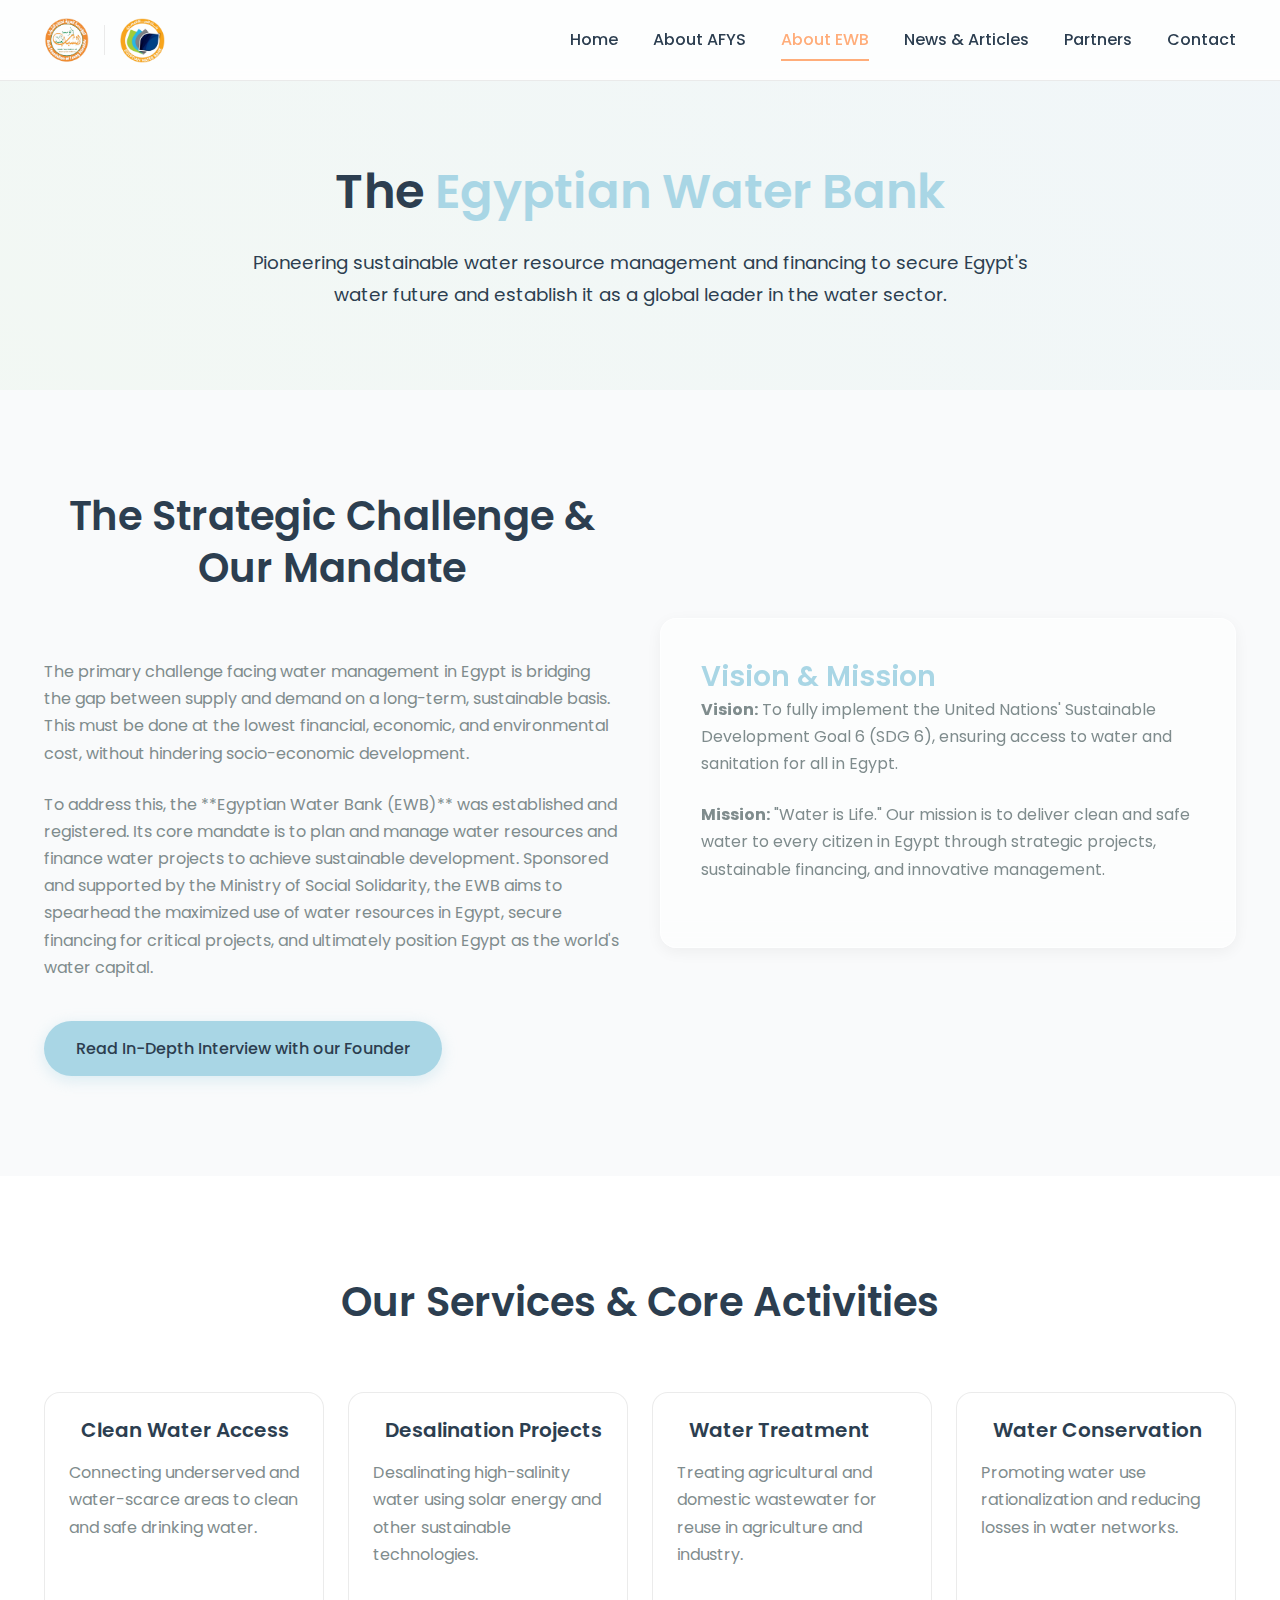
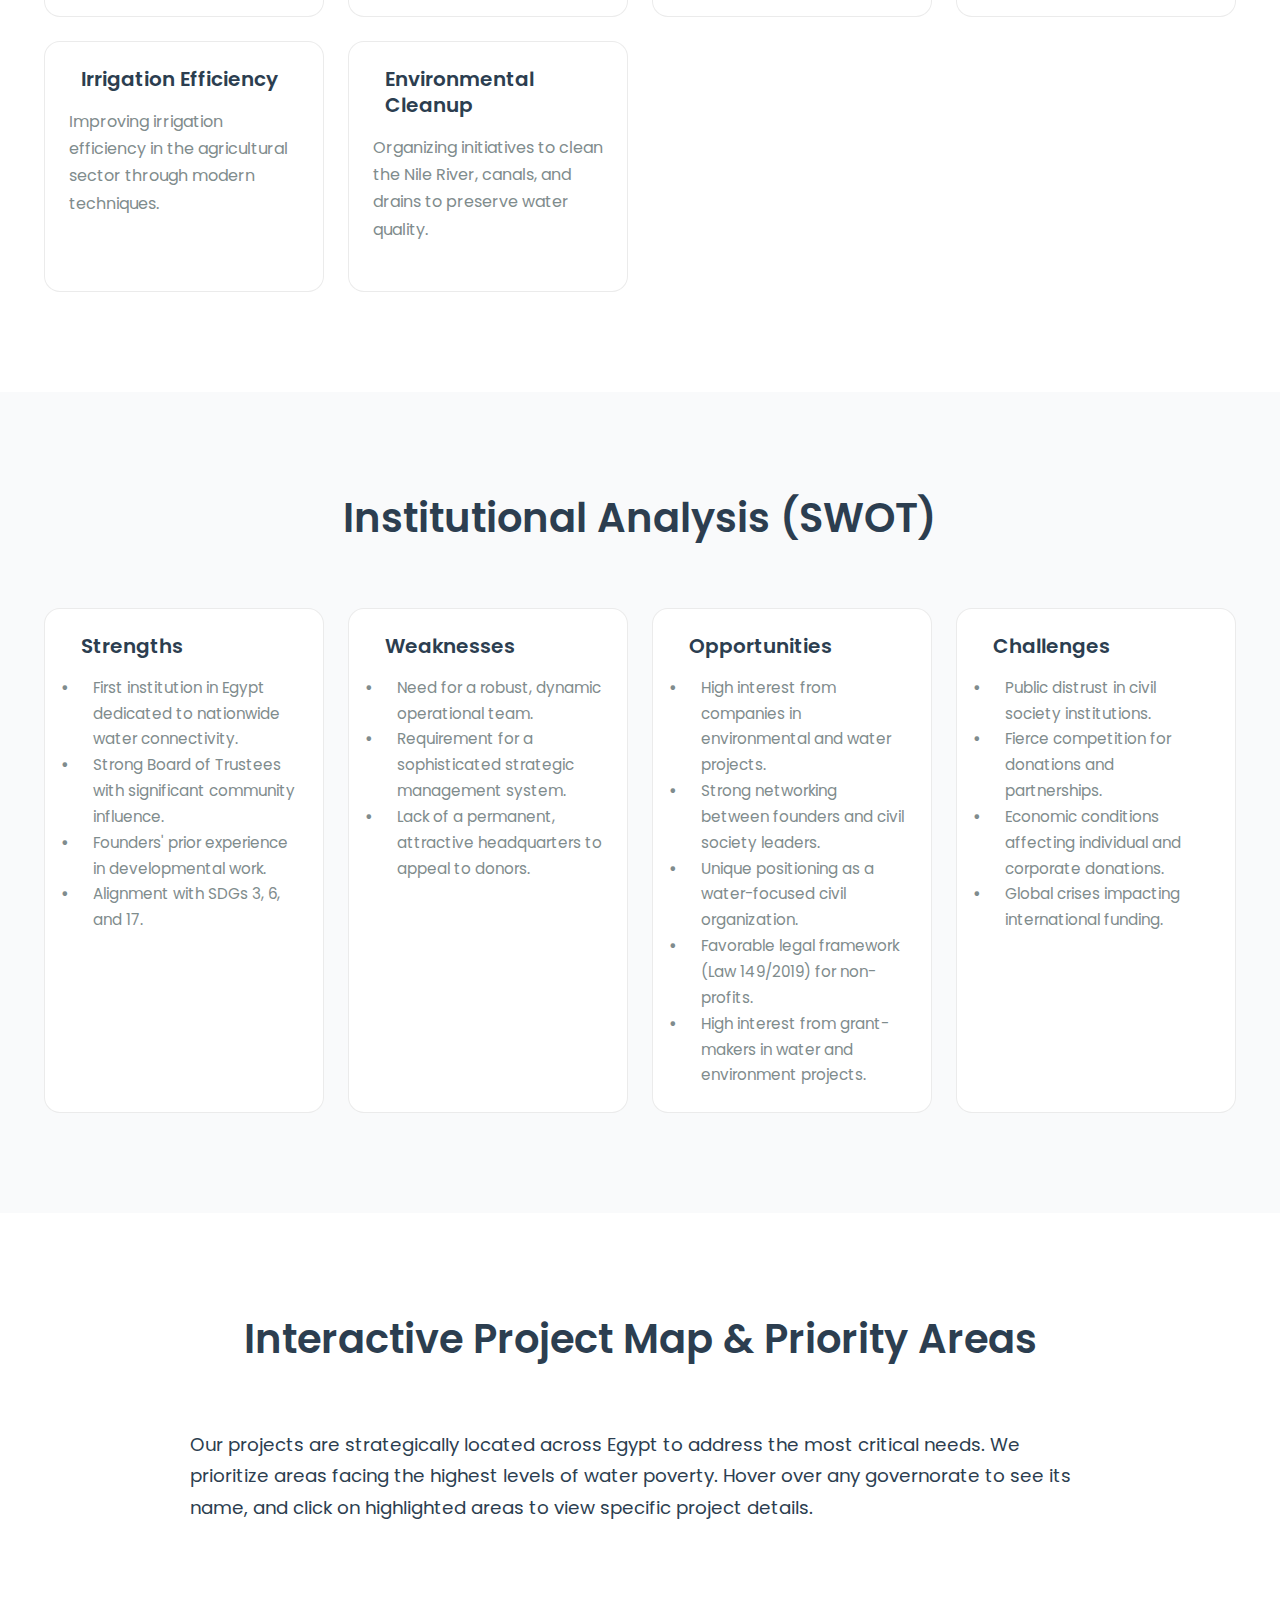
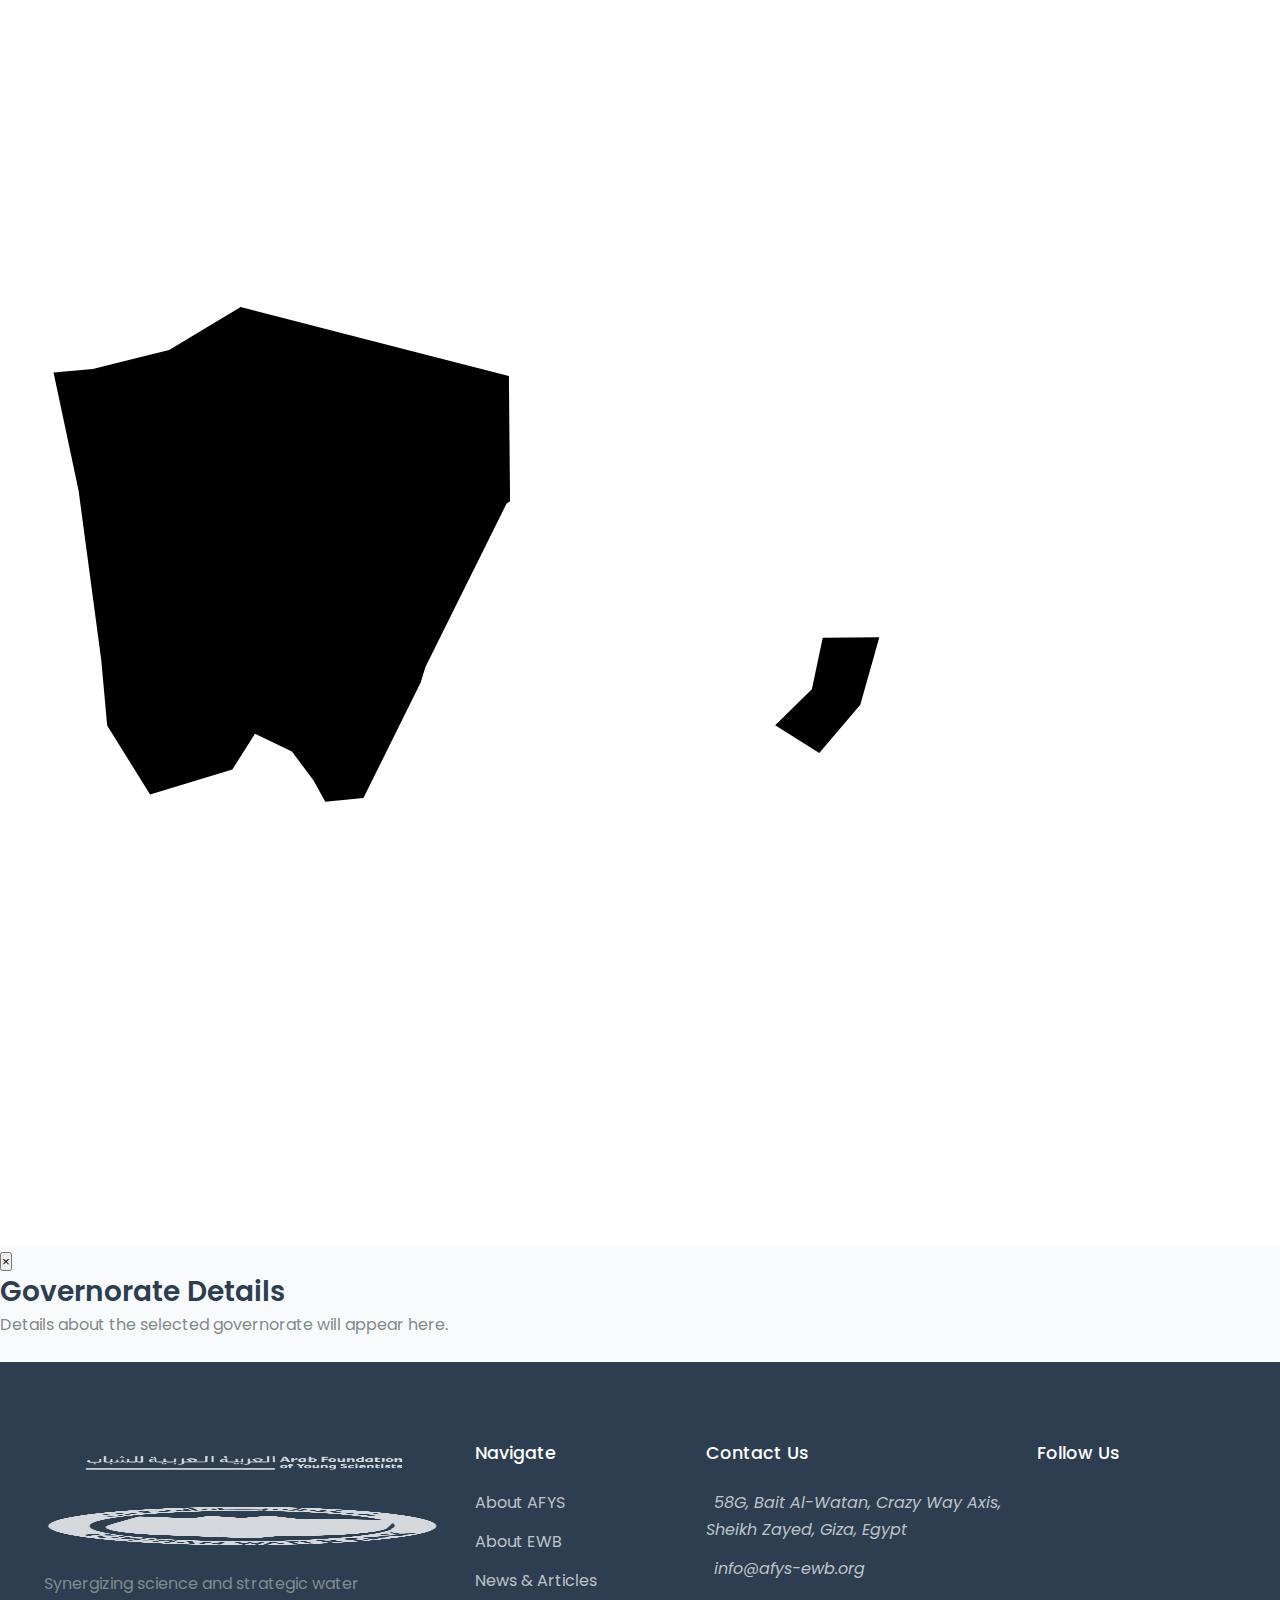
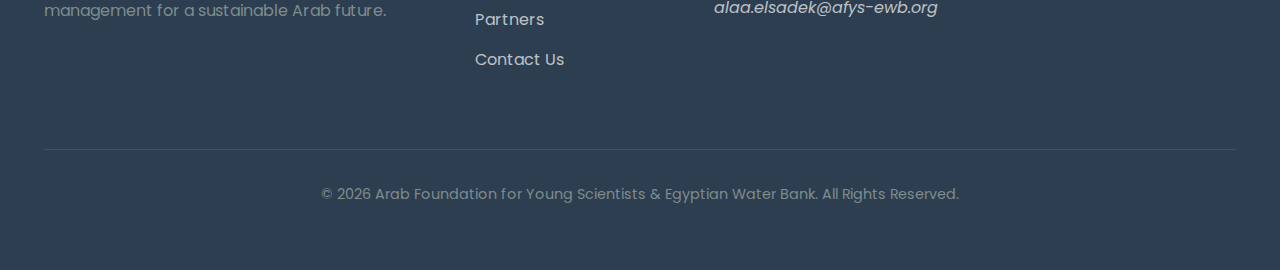
<file: ewb-profile.html>
<!DOCTYPE html>
<html lang="en" class="ewb-profile">
<head>
    <meta charset="UTF-8">
    <meta name="viewport" content="width=device-width, initial-scale=1.0">
    <title>About EWB | Egyptian Water Bank</title>
    <meta name="description" content="Discover the mission, vision, strategy, and services of the Egyptian Water Bank (EWB), a pioneering institution dedicated to ensuring Egypt's water security and financing sustainable water projects.">
    
    <meta name="theme-color" content="#A9D6E5"> <!-- EWB Primary Color -->
    <!-- Open Graph / Facebook -->
    <meta property="og:type" content="website">
    <meta property="og:title" content="About EWB | Egyptian Water Bank">
    <meta property="og:description" content="Learn how the Egyptian Water Bank is working to manage water resources, finance critical projects, and achieve SDG 6 for all Egyptians.">
    <meta property="og:url" content="https://www.afys-ewb.org/ewb-profile.html">
    <meta property="og:image" content="https://www.afys-ewb.org/images/og-image-ewb.jpg">
    <meta property="og:image:alt" content="Visual of clean water flowing, symbolizing the mission of the Egyptian Water Bank.">

    <!-- Twitter -->
    <meta name="twitter:card" content="summary_large_image">
    <meta name="twitter:title" content="About EWB | Egyptian Water Bank">
    <meta name="twitter:description" content="Learn how the Egyptian Water Bank is working to manage water resources, finance critical projects, and achieve SDG 6 for all Egyptians.">
    <meta name="twitter:image" content="https://www.afys-ewb.org/images/og-image-ewb.jpg">
    <meta name="twitter:site" content="@AFYSEWB">

    <!-- Favicon Links (Same as index.html) -->
    <link rel="apple-touch-icon" sizes="180x180" href="images/favicons/apple-touch-icon.png">
    <link rel="icon" type="image/png" sizes="32x32" href="images/favicons/favicon-32x32.png">
    <link rel="icon" type="image/png" sizes="16x16" href="images/favicons/favicon-16x16.png">
    <link rel="manifest" href="images/favicons/site.webmanifest">
    <link rel="mask-icon" href="images/favicons/safari-pinned-tab.svg" color="#A9D6E5">

    <link rel="preconnect" href="https://fonts.googleapis.com">
    <link rel="preconnect" href="https://fonts.gstatic.com" crossorigin>
    <link href="https://fonts.googleapis.com/css2?family=Poppins:wght@300;400;500;600;700&display=swap" rel="stylesheet">
    <link rel="stylesheet" href="https://cdnjs.cloudflare.com/ajax/libs/font-awesome/6.1.1/css/all.min.css" integrity="sha512-KfkfwYDsLkIlwQp6LFnl8zNdLGxu9YAA1QvwINks4PhcElQSvqcyVLLD9aMhXd13uQjoXtEKNosOWaZqXgel0g==" crossorigin="anonymous" referrerpolicy="no-referrer" />
    <link rel="stylesheet" href="css/style.css">
</head>
<body class="ewb-profile">
    <header>
        <nav class="container">
            <a href="index.html" class="logo-link-main">
                <img src="images/logo-afys.png" alt="AFYS Logo" class="logo-img">
                <span class="logo-separator"></span>
                <img src="images/logo-ewb.png" alt="EWB Logo" class="logo-img">
            </a>
            <button class="menu-toggle" id="mobile-menu" aria-label="Open navigation menu" aria-expanded="false" aria-controls="main-nav-menu">
                <i class="fas fa-bars" aria-hidden="true"></i>
            </button>
            <ul class="nav-menu" id="main-nav-menu">
                <li><a href="index.html">Home</a></li>
                <li><a href="afys-profile.html">About AFYS</a></li>
                <li><a href="ewb-profile.html">About EWB</a></li>
                <li><a href="afys-news.html">News & Articles</a></li>
                <li><a href="partnerships.html">Partners</a></li>
                <li><a href="contact.html">Contact</a></li>
            </ul>
        </nav>
    </header>

    <main>
        <section class="page-header-simple" style="background: linear-gradient(45deg, hsla(from var(--ewb-secondary) h s l / 0.1), hsla(from var(--ewb-primary) h s l / 0.1));">
            <div class="container">
                <h1>The <span style="color:var(--ewb-primary);">Egyptian Water Bank</span></h1>
                <p class="lead-text">Pioneering sustainable water resource management and financing to secure Egypt's water future and establish it as a global leader in the water sector.</p>
            </div>
        </section>

        <section class="section-padding" aria-labelledby="ewb-challenge-heading">
            <div class="container two-col-grid">
                <div>
                    <h2 id="ewb-challenge-heading">The Strategic Challenge &amp; Our Mandate</h2>
                    <p>The primary challenge facing water management in Egypt is bridging the gap between supply and demand on a long-term, sustainable basis. This must be done at the lowest financial, economic, and environmental cost, without hindering socio-economic development.</p>
                    <p>To address this, the **Egyptian Water Bank (EWB)** was established and registered. Its core mandate is to plan and manage water resources and finance water projects to achieve sustainable development. Sponsored and supported by the Ministry of Social Solidarity, the EWB aims to spearhead the maximized use of water resources in Egypt, secure financing for critical projects, and ultimately position Egypt as the world's water capital.</p>
                    <a href="ewb-interview.html" class="btn btn-primary-blue" style="margin-top:1rem;">Read In-Depth Interview with our Founder <i class="fas fa-arrow-right"></i></a>
                </div>
                <div class="card-glass">
                    <h3 style="color:var(--ewb-primary);"><i class="fas fa-eye"></i> Vision & Mission</h3>
                    <p><strong>Vision:</strong> To fully implement the United Nations' Sustainable Development Goal 6 (SDG 6), ensuring access to water and sanitation for all in Egypt.</p>
                    <p><strong>Mission:</strong> "Water is Life." Our mission is to deliver clean and safe water to every citizen in Egypt through strategic projects, sustainable financing, and innovative management.</p>
                </div>
            </div>
        </section>

        <section class="section-padding bg-light" aria-labelledby="ewb-services-heading">
            <div class="container">
                <h2 id="ewb-services-heading" class="section-title">Our Services & Core Activities</h2>
                <div class="swot-grid">
                    <div class="swot-card"><h4><i class="fas fa-tint"></i>Clean Water Access</h4><p>Connecting underserved and water-scarce areas to clean and safe drinking water.</p></div>
                    <div class="swot-card"><h4><i class="fas fa-solar-panel"></i>Desalination Projects</h4><p>Desalinating high-salinity water using solar energy and other sustainable technologies.</p></div>
                    <div class="swot-card"><h4><i class="fas fa-recycle"></i>Water Treatment</h4><p>Treating agricultural and domestic wastewater for reuse in agriculture and industry.</p></div>
                    <div class="swot-card"><h4><i class="fas fa-hand-holding-water"></i>Water Conservation</h4><p>Promoting water use rationalization and reducing losses in water networks.</p></div>
                    <div class="swot-card"><h4><i class="fas fa-seedling"></i>Irrigation Efficiency</h4><p>Improving irrigation efficiency in the agricultural sector through modern techniques.</p></div>
                    <div class="swot-card"><h4><i class="fas fa-water"></i>Environmental Cleanup</h4><p>Organizing initiatives to clean the Nile River, canals, and drains to preserve water quality.</p></div>
                </div>
            </div>
        </section>

        <section class="section-padding" aria-labelledby="swot-heading">
            <div class="container">
                <h2 id="swot-heading" class="section-title">Institutional Analysis (SWOT)</h2>
                <div class="swot-grid">
                    <div class="swot-card">
                        <h4><i class="fas fa-plus-circle"></i>Strengths</h4>
                        <ul>
                            <li>First institution in Egypt dedicated to nationwide water connectivity.</li>
                            <li>Strong Board of Trustees with significant community influence.</li>
                            <li>Founders' prior experience in developmental work.</li>
                            <li>Alignment with SDGs 3, 6, and 17.</li>
                        </ul>
                    </div>
                     <div class="swot-card">
                        <h4><i class="fas fa-minus-circle"></i>Weaknesses</h4>
                        <ul>
                            <li>Need for a robust, dynamic operational team.</li>
                            <li>Requirement for a sophisticated strategic management system.</li>
                            <li>Lack of a permanent, attractive headquarters to appeal to donors.</li>
                        </ul>
                    </div>
                     <div class="swot-card">
                        <h4><i class="fas fa-star"></i>Opportunities</h4>
                        <ul>
                            <li>High interest from companies in environmental and water projects.</li>
                            <li>Strong networking between founders and civil society leaders.</li>
                            <li>Unique positioning as a water-focused civil organization.</li>
                            <li>Favorable legal framework (Law 149/2019) for non-profits.</li>
                            <li>High interest from grant-makers in water and environment projects.</li>
                        </ul>
                    </div>
                     <div class="swot-card">
                        <h4><i class="fas fa-exclamation-triangle"></i>Challenges</h4>
                        <ul>
                            <li>Public distrust in civil society institutions.</li>
                            <li>Fierce competition for donations and partnerships.</li>
                            <li>Economic conditions affecting individual and corporate donations.</li>
                            <li>Global crises impacting international funding.</li>
                        </ul>
                    </div>
                </div>
            </div>
        </section>
        
        <section class="section-padding bg-light" aria-labelledby="map-heading">
            <div class="container">
                 <h2 id="map-heading" class="section-title">Interactive Project Map & Priority Areas</h2>
                 <p class="lead-text">Our projects are strategically located across Egypt to address the most critical needs. We prioritize areas facing the highest levels of water poverty. Hover over any governorate to see its name, and click on highlighted areas to view specific project details.</p>
                
                 <!-- SVG Map Container -->
                 <div id="egypt-map-container">
                    <!-- The SVG map is embedded here. -->
                    <svg id="egypt-map" version="1.1" xmlns="http://www.w3.org/2000/svg" xmlns:xlink="http://www.w3.org/1999/xlink" viewBox="0 0 1000 1000">
                      <!-- All path data for governorates -->
                      <!-- Path data is long, it's better to show a couple of examples -->
                      <!-- You can find full Egypt SVG map data online -->
                      <g>
                        <path id="matruh" class="governorate" d="M165,302l225,58l1,105l-3,2l-68,137l-4,13l-48,97l-32,3l-10-18l-18-24l-31-15l-19,30 l-69,21l-36-58l-5-55l-19-142l-21-99l33-3l64-16L165,302z">
                          <title>Matruh</title>
                        </path>
                        <path id="alexandria" class="governorate" d="M390,360l-3,26l-11,2l-28,4l-4,8l-12,5l-17-1l-20,7l-15,16l-14-14l-12,3l-8,8l-19,3 l-12-14l-3-22L390,360z">
                          <title>Alexandria</title>
                        </path>
                        <!-- ... other non-clickable governorates ... -->
                        <path id="sohag" class="governorate clickable" d="M684.8,635.7l16-56.7l-47.5,0.4l-9.1,43.2l-30.8,30.3l37,23.3L684.8,635.7z">
                          <title>Sohag (Click for details)</title>
                        </path>
                        <!-- ... more path data ... -->
                      </g>
                    </svg>
                 </div>
            </div>
        </section>

        <!-- The Modal (Hidden by default) -->
        <div id="map-modal-overlay" class="modal-overlay">
            <div class="modal-content">
                <button id="modal-close" class="modal-close" aria-label="Close modal">&times;</button>
                <h3 id="modal-title">Governorate Details</h3>
                <div id="modal-body">
                    <p>Details about the selected governorate will appear here.</p>
                </div>
            </div>
        </div>

    </main>
    <footer class="footer-main">
        <div class="container">
            <div class="footer-grid">
                <div class="footer-col footer-logos">
                    <img src="images/logo-afys-footer.png" alt="AFYS Footer Logo">
                    <img src="images/logo-ewb-footer.png" alt="EWB Footer Logo">
                    <p>Synergizing science and strategic water management for a sustainable Arab future.</p>
                </div>
                <div class="footer-col">
                    <h4>Navigate</h4>
                    <ul>
                        <li><a href="afys-profile.html">About AFYS</a></li>
                        <li><a href="ewb-profile.html">About EWB</a></li>
                        <li><a href="afys-news.html">News & Articles</a></li>
                        <li><a href="partnerships.html">Partners</a></li>
                        <li><a href="contact.html">Contact Us</a></li>
                    </ul>
                </div>
                <div class="footer-col">
                    <h4>Contact Us</h4>
                    <address>
                        <p><i class="fas fa-map-marker-alt" aria-hidden="true"></i> 58G, Bait Al-Watan, Crazy Way Axis,<br>Sheikh Zayed, Giza, Egypt</p>
                        <p><i class="fas fa-envelope" aria-hidden="true"></i> <a href="mailto:info@afys-ewb.org">info@afys-ewb.org</a></p>
                        <p><i class="fas fa-user-tie" aria-hidden="true"></i> <a href="mailto:alaa.elsadek@afys-ewb.org">alaa.elsadek@afys-ewb.org</a></p>
                    </address>
                </div>
                <div class="footer-col">
                    <h4>Follow Us</h4>
                    <div class="social-links">
                        <a href="https://www.facebook.com/p/Arab-Foundation-of-Young-Scientists-100057195079533/" target="_blank" rel="noopener noreferrer" aria-label="Facebook"><i class="fab fa-facebook-f"></i></a>
                        <a href="https://www.linkedin.com/company/arab-foundation-of-young-scientists/" target="_blank" rel="noopener noreferrer" aria-label="LinkedIn"><i class="fab fa-linkedin-in"></i></a>
                    </div>
                </div>
            </div>
            <div class="footer-bottom">
                <p>&copy; <span id="currentYear"></span> Arab Foundation for Young Scientists & Egyptian Water Bank. All Rights Reserved.</p>
            </div>
        </div>
    </footer>
    
    <script src="js/script.js"></script>
</body>
</html>
</file>
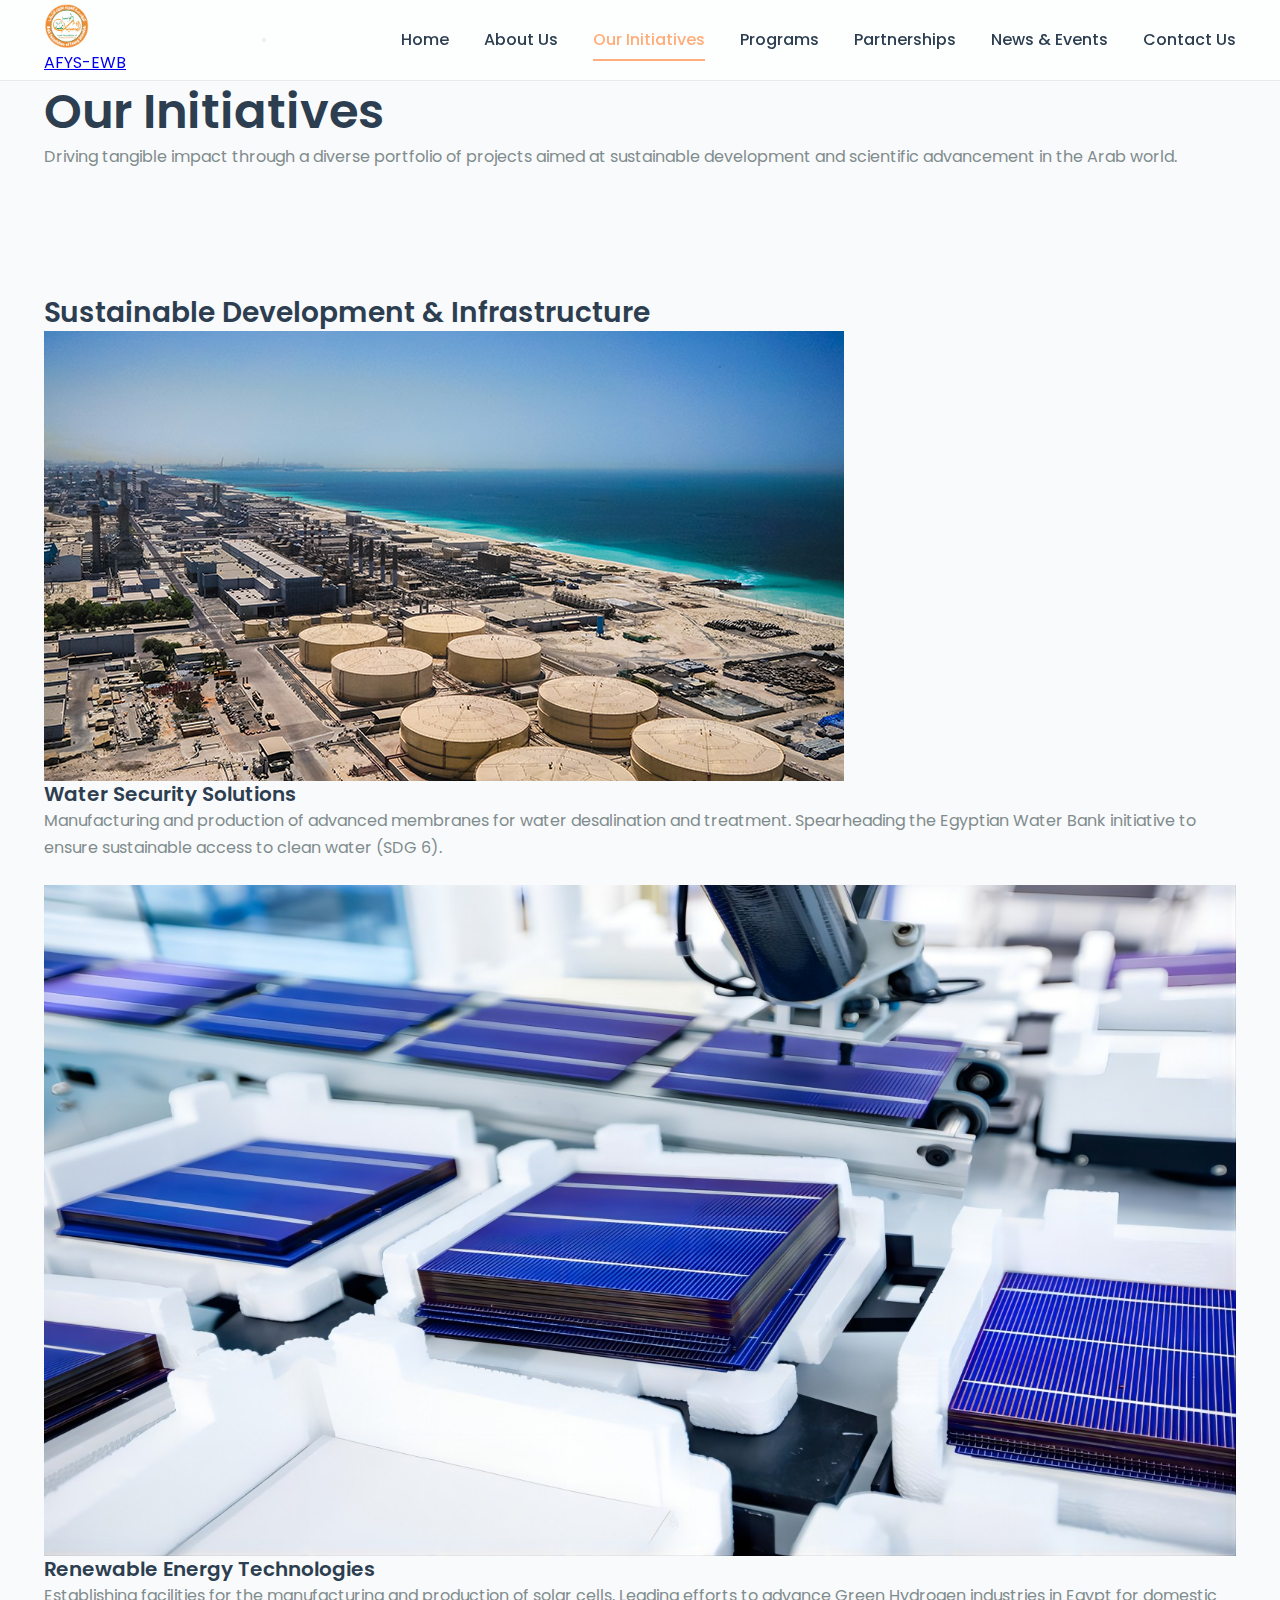
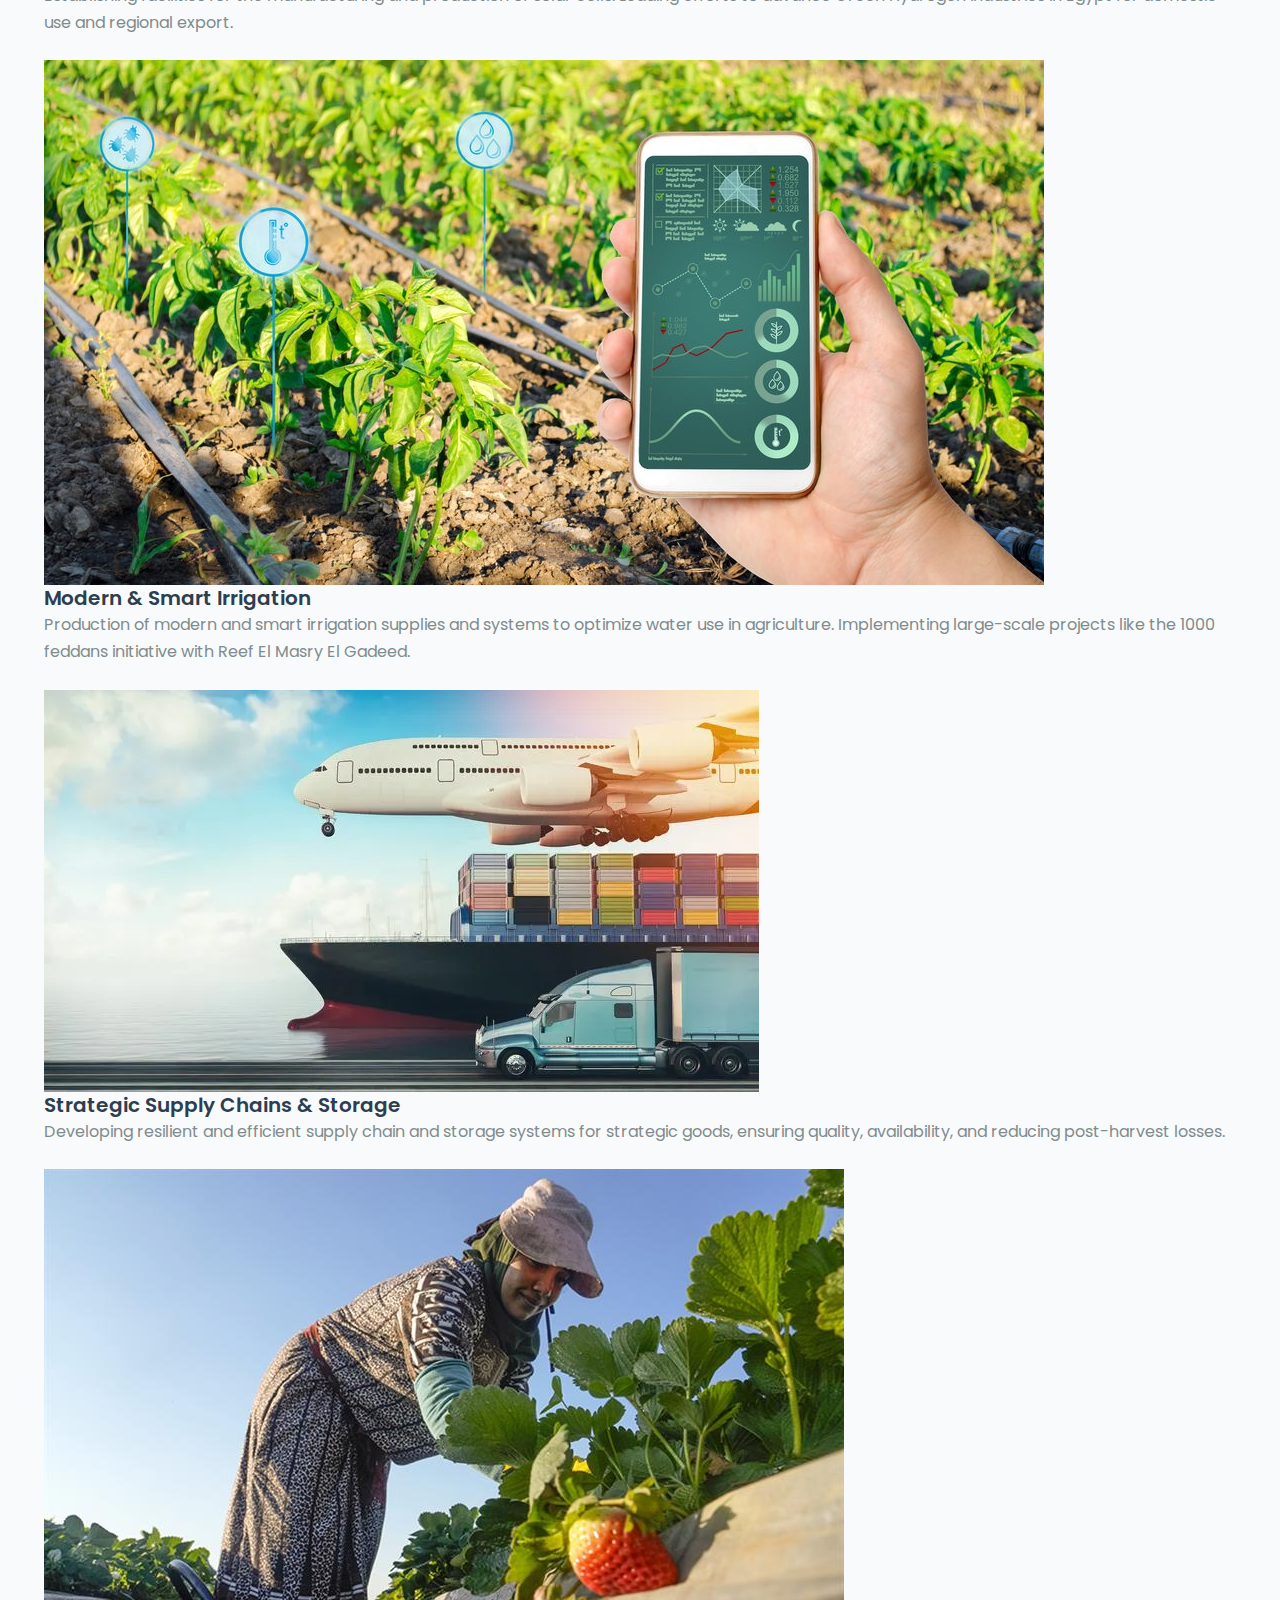
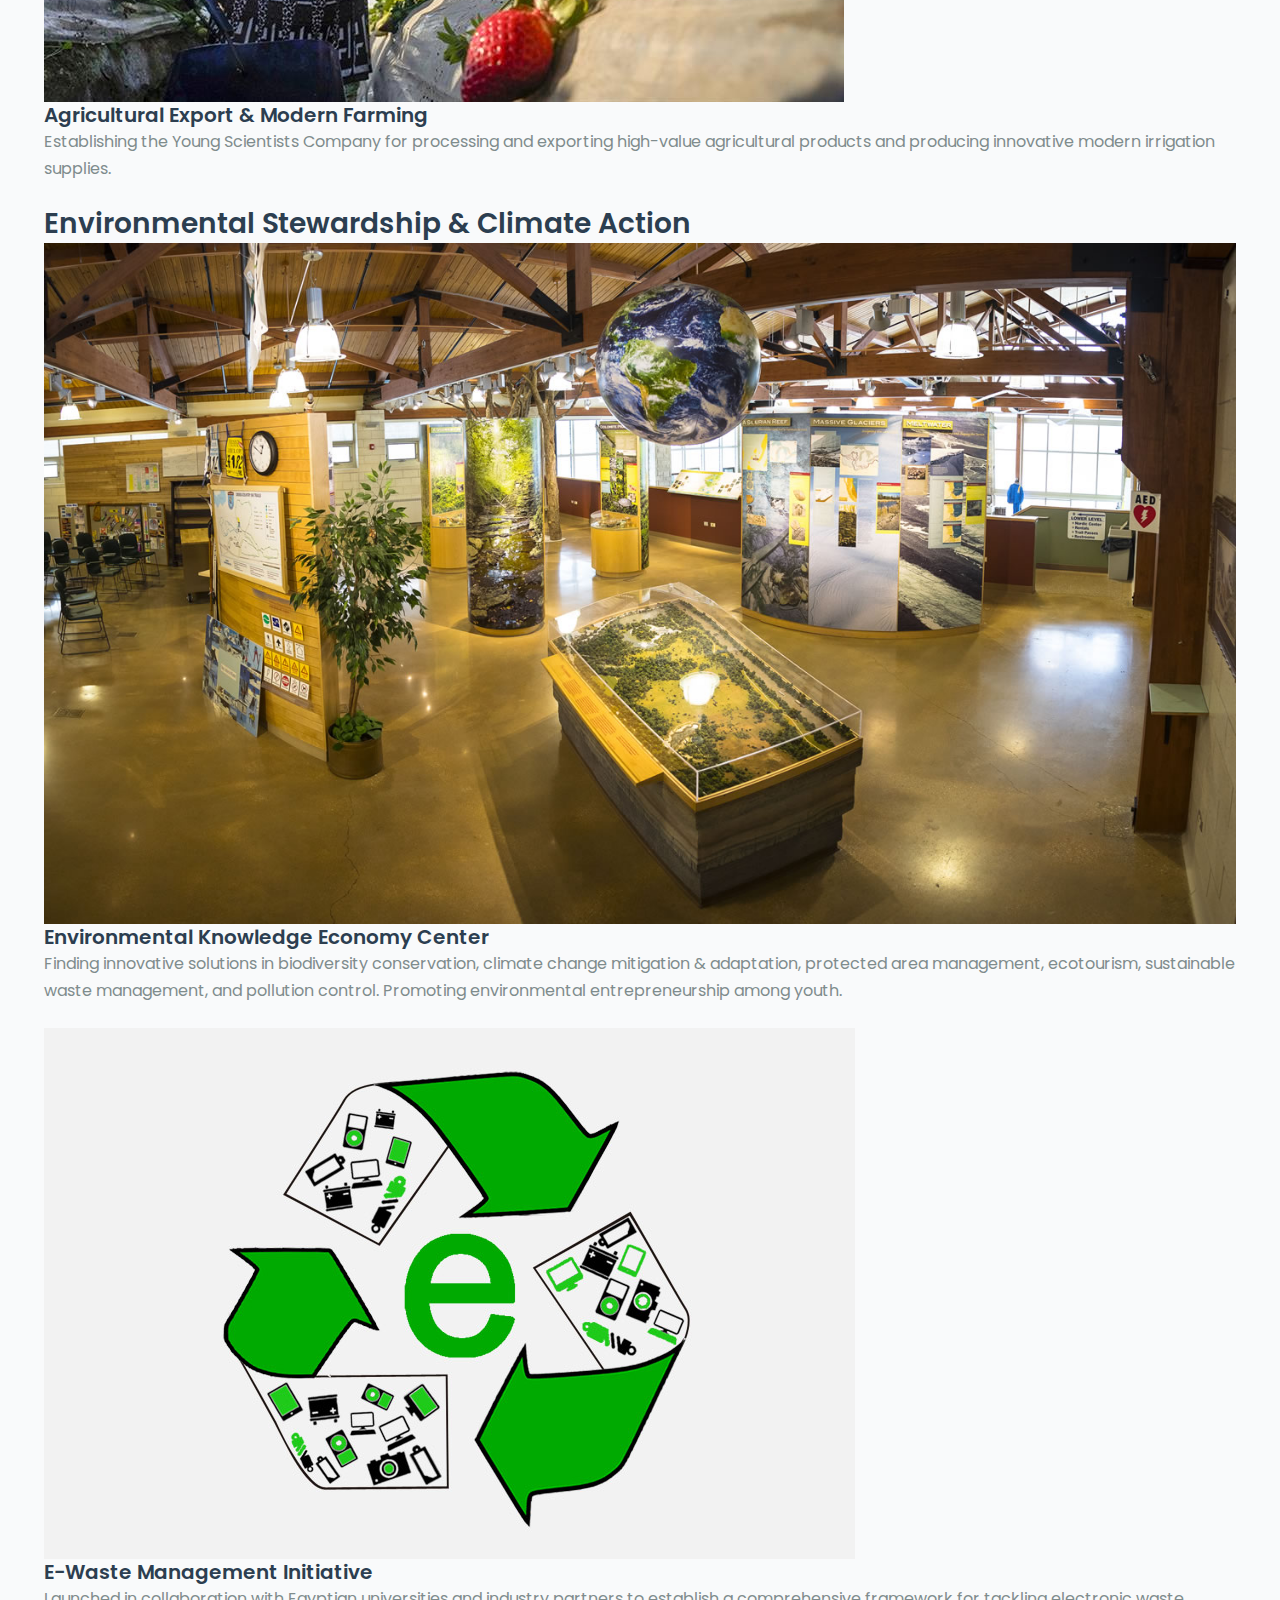
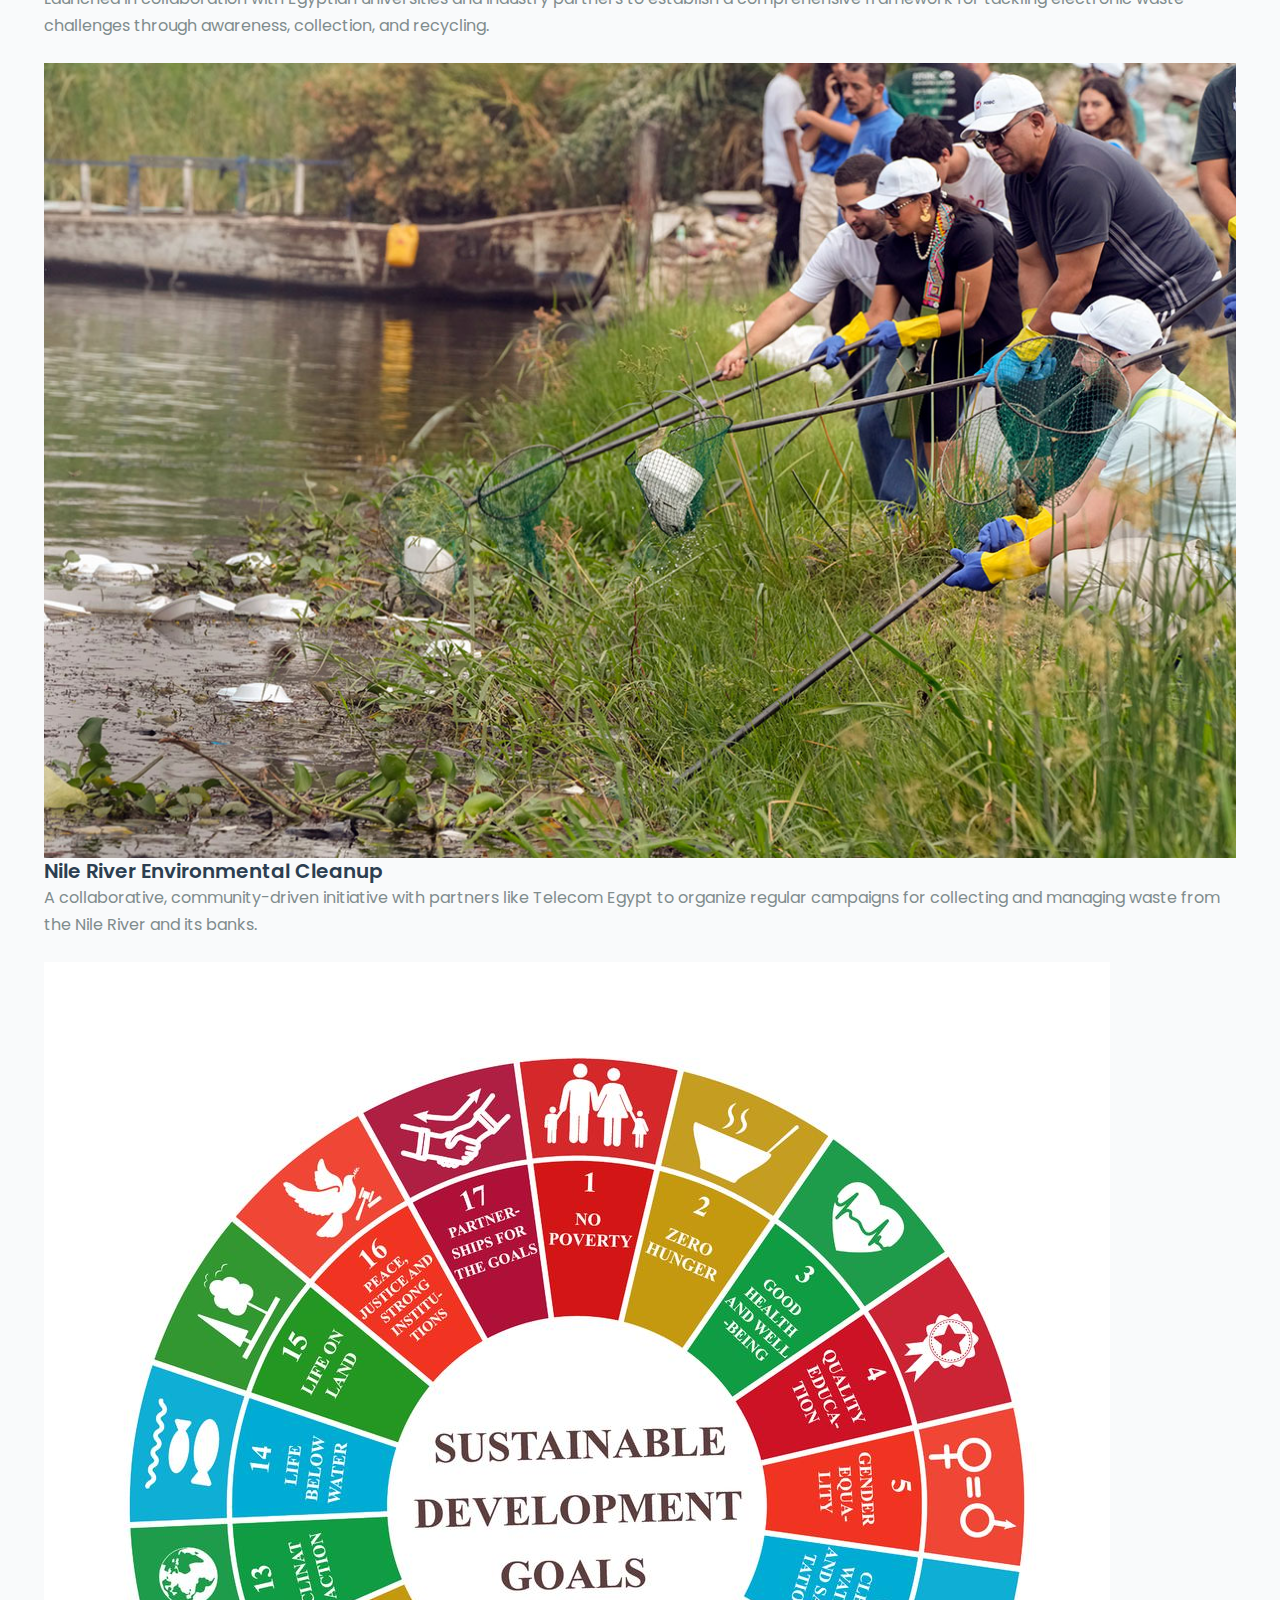
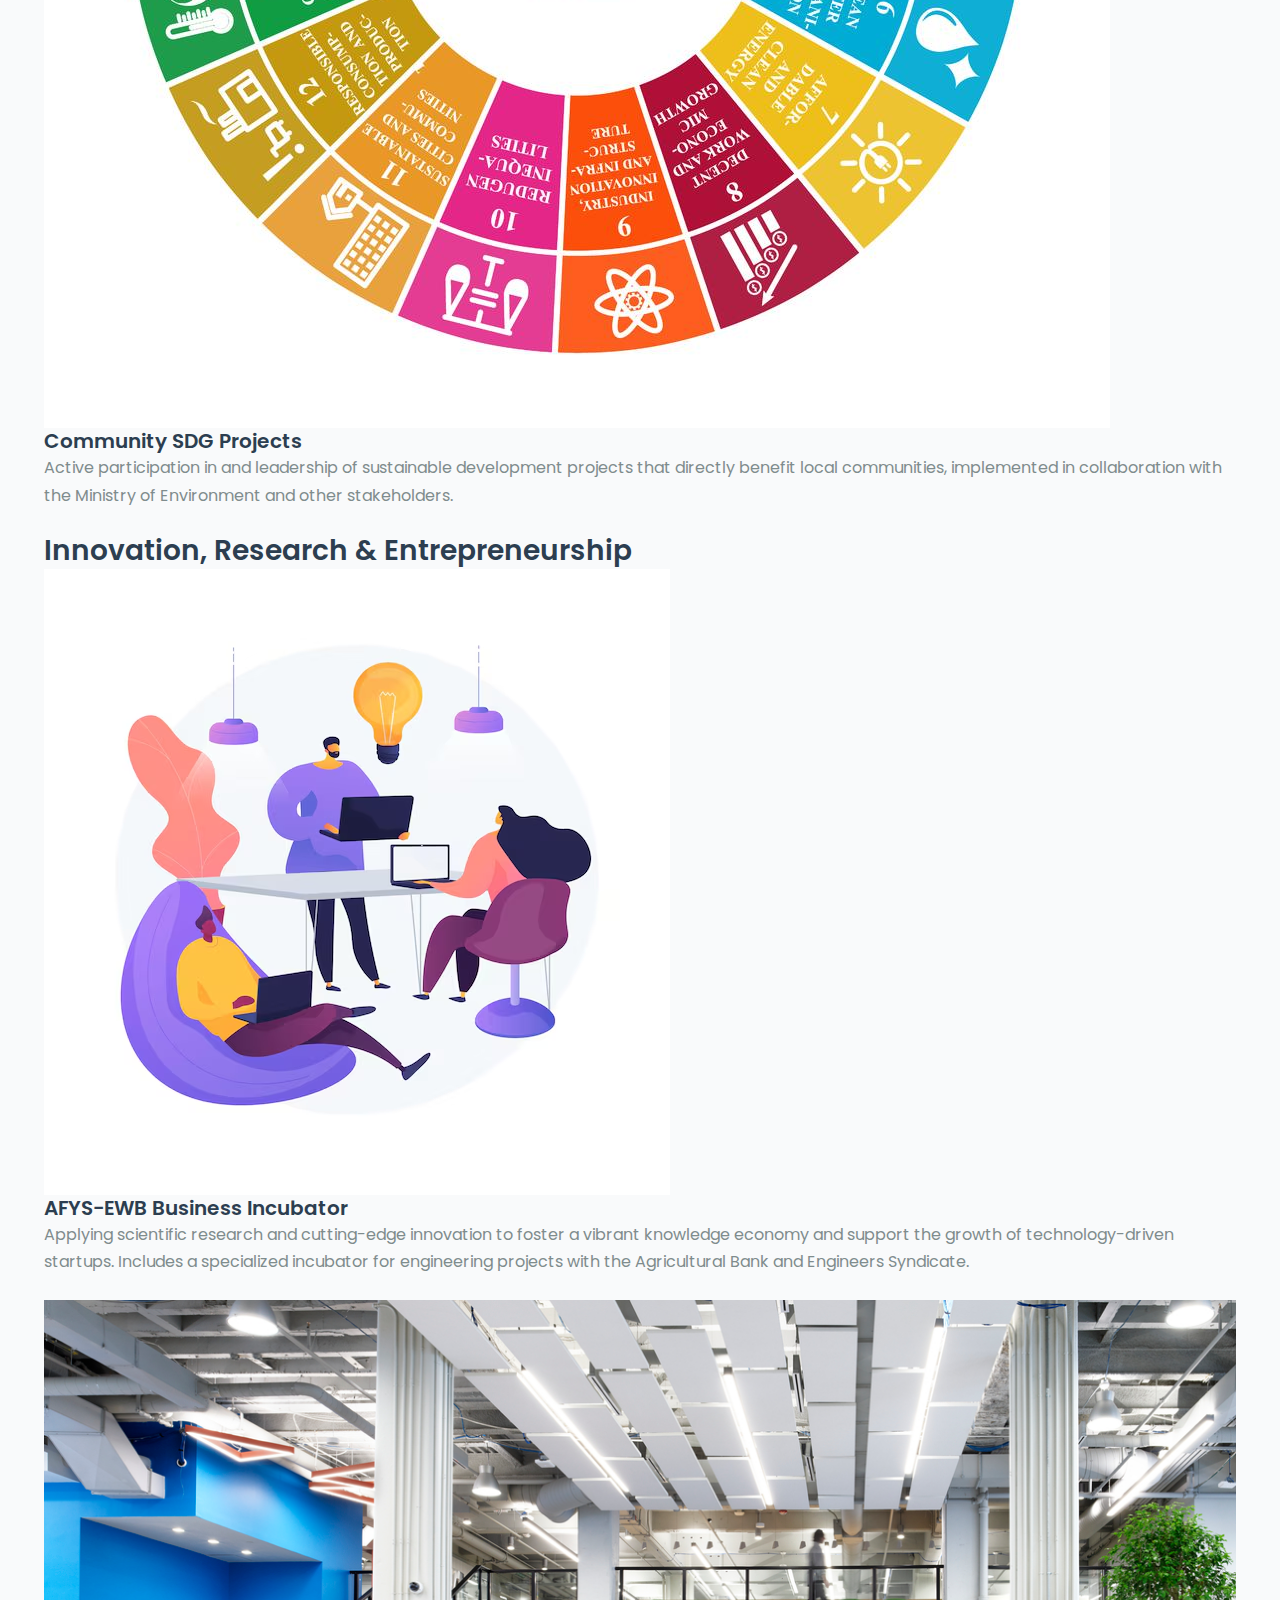
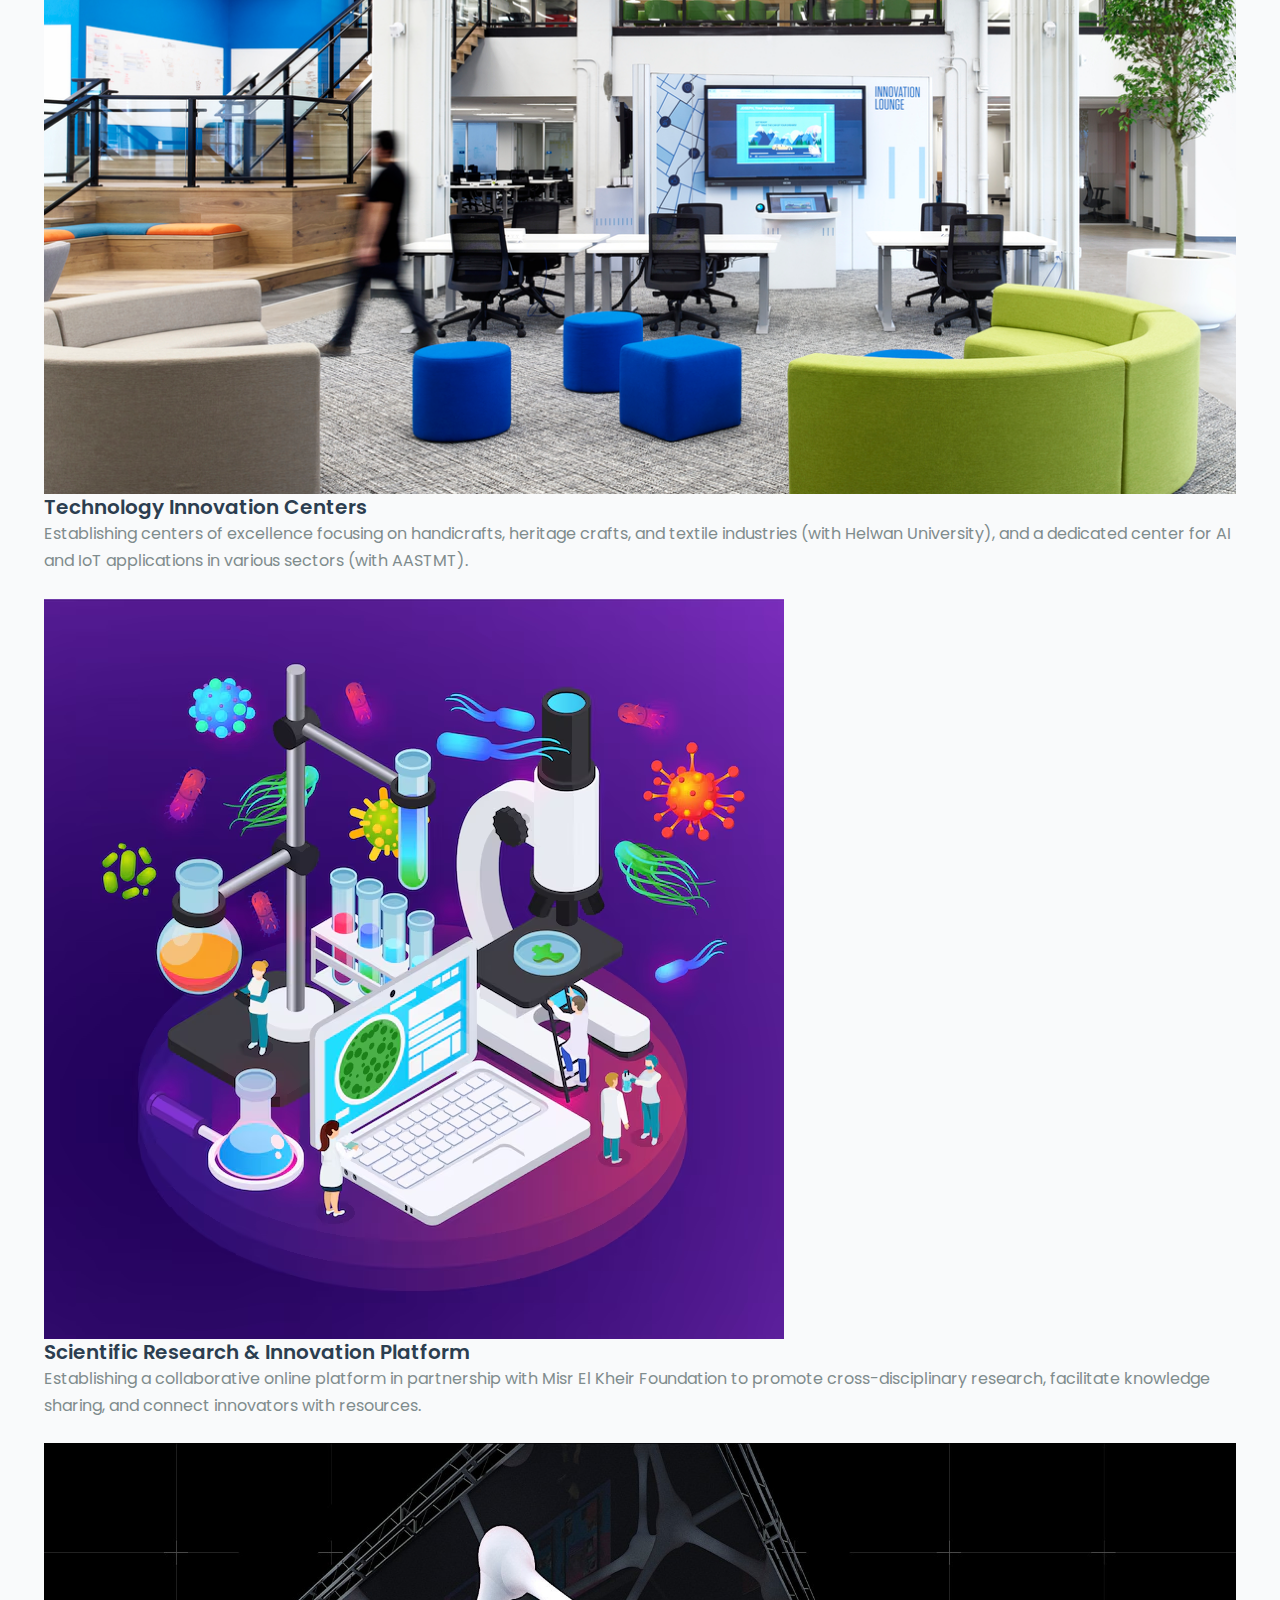
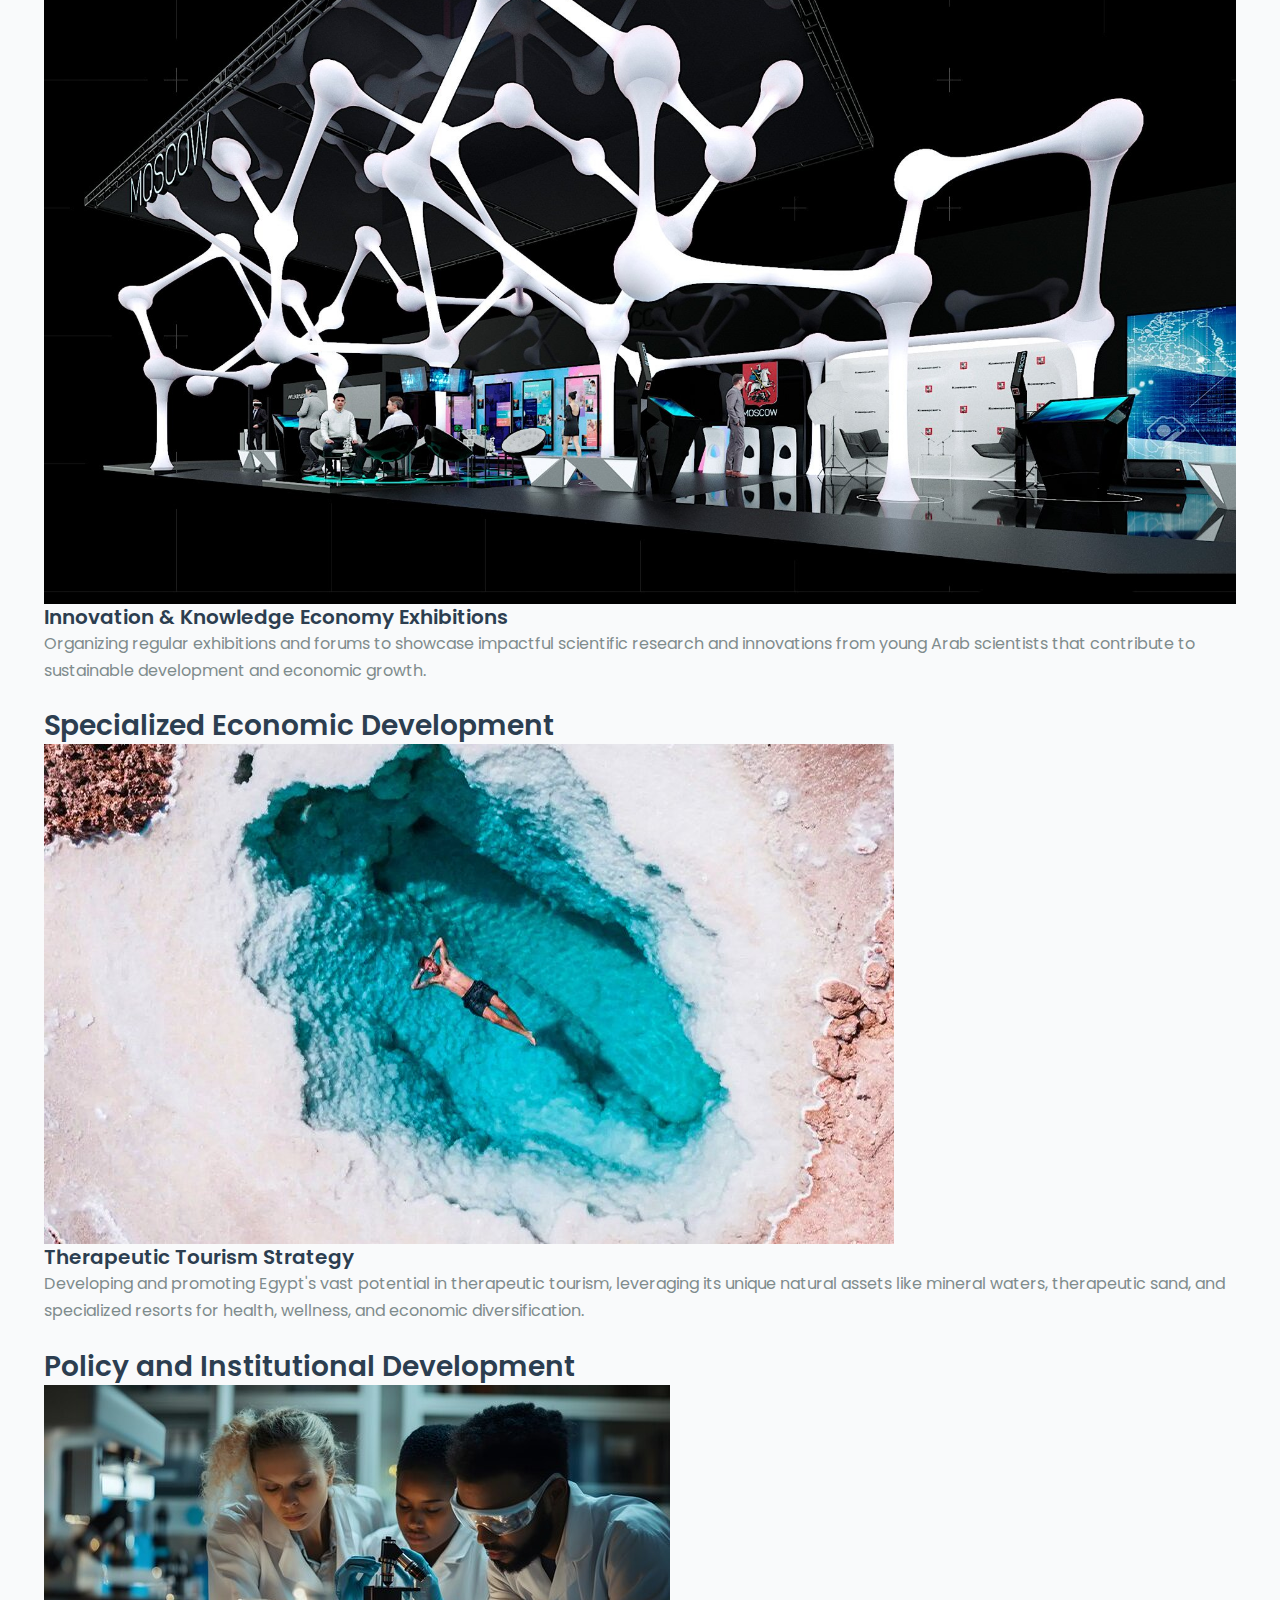
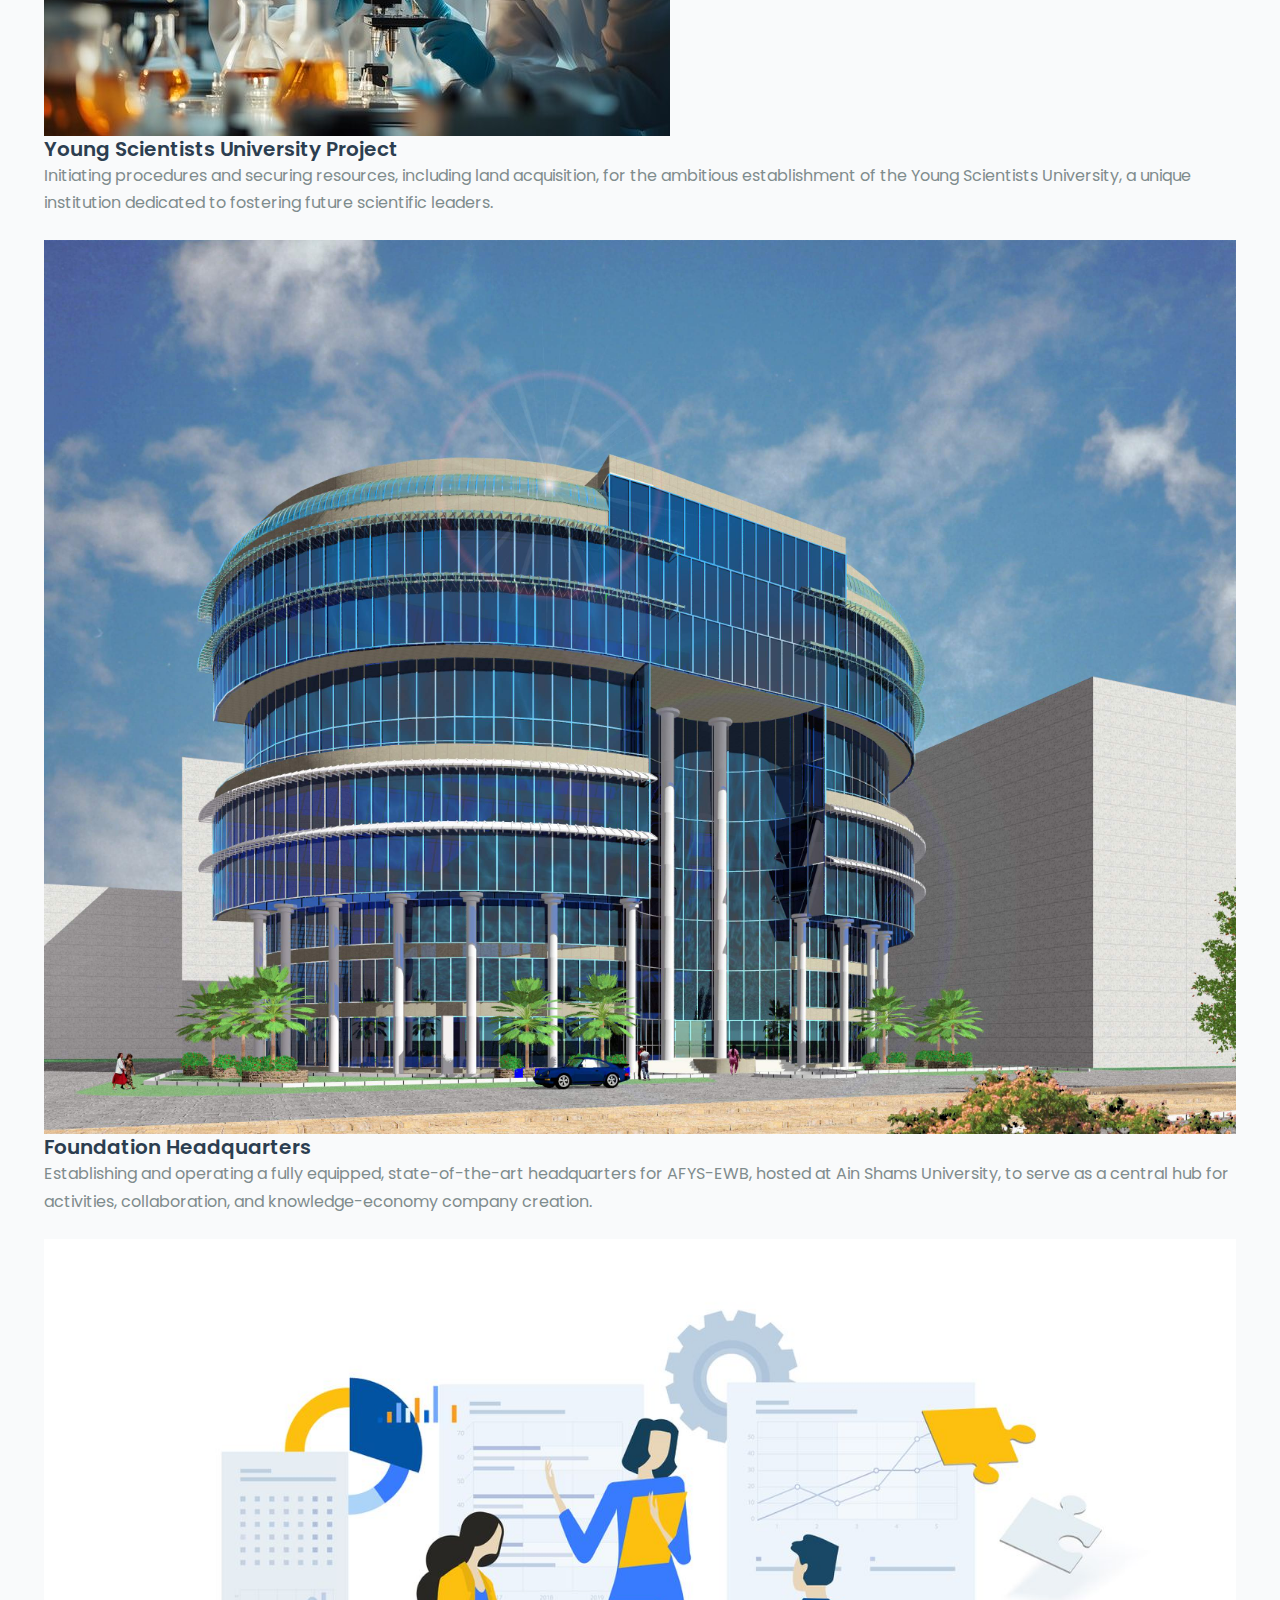
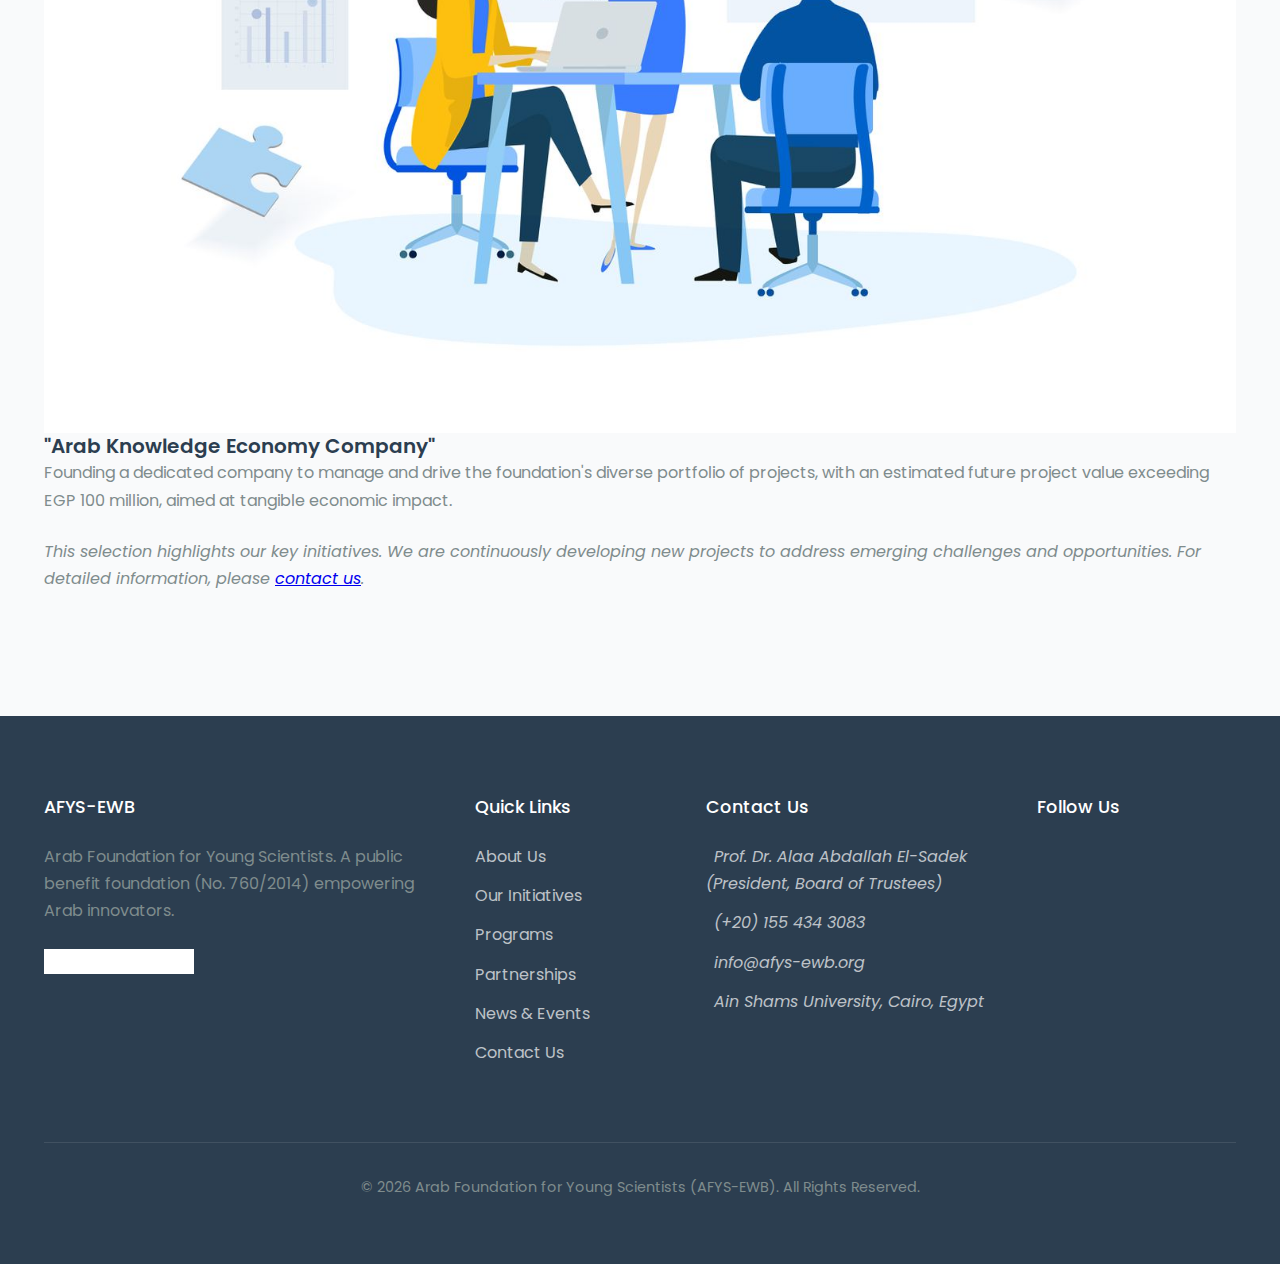
<file: initiatives.html>
<!DOCTYPE html>
<html lang="en">
<head>
    <meta charset="UTF-8">
    <meta name="viewport" content="width=device-width, initial-scale=1.0">
    <title>Our Initiatives | AFYS-EWB</title>
    <meta name="description" content="Explore AFYS-EWB's impactful initiatives in sustainable development, environmental stewardship, innovation, research, entrepreneurship, and specialized economic development in the Arab region.">

    <meta name="theme-color" content="#005A9C">
    <!-- Open Graph / Facebook Meta Tags -->
    <meta property="og:type" content="website">
    <meta property="og:title" content="Our Initiatives | AFYS-EWB">
    <meta property="og:description" content="Discover AFYS-EWB's key projects driving sustainable change in water security, renewable energy, environmental protection, and innovation.">
    <meta property="og:url" content="https://www.afys-ewb.org/initiatives.html">
    <meta property="og:image" content="https://www.afys-ewb.org/images/og-image-initiatives.jpg">
    <meta property="og:image:alt" content="Collage of AFYS-EWB's diverse initiatives impacting the Arab world.">
    <meta property="og:site_name" content="AFYS-EWB">

    <!-- Twitter Card Meta Tags -->
    <meta name="twitter:card" content="summary_large_image">
    <meta name="twitter:title" content="Our Initiatives | AFYS-EWB">
    <meta name="twitter:description" content="Discover AFYS-EWB's key projects driving sustainable change in water security, renewable energy, environmental protection, and innovation.">
    <meta name="twitter:image" content="https://www.afys-ewb.org/images/og-image-initiatives.jpg">
    <meta name="twitter:site" content="@AFYSEWB">

    <!-- Favicon Links -->
    <link rel="apple-touch-icon" sizes="180x180" href="images/favicons/apple-touch-icon.png">
    <link rel="icon" type="image/png" sizes="32x32" href="images/favicons/favicon-32x32.png">
    <link rel="icon" type="image/png" sizes="16x16" href="images/favicons/favicon-16x16.png">
    <link rel="manifest" href="images/favicons/site.webmanifest">
    <link rel="mask-icon" href="images/favicons/safari-pinned-tab.svg" color="#005a9c">
    <meta name="msapplication-TileColor" content="#005a9c">

    <link rel="preconnect" href="https://fonts.googleapis.com">
    <link rel="preconnect" href="https://fonts.gstatic.com" crossorigin>
    <link href="https://fonts.googleapis.com/css2?family=Poppins:wght@300;400;500;600;700&family=Lato:wght@300;400;700&display=swap" rel="stylesheet">
    <link rel="stylesheet" href="https://cdnjs.cloudflare.com/ajax/libs/font-awesome/6.0.0-beta3/css/all.min.css" integrity="sha512-Fo3rlrZj/k7ujTnHg4CGR2D7kSs0v4LLanw2qksYuRlEzO+tcaEPQogQ0KaoGN26/zrn20ImR1DfuLWnOo7aBA==" crossorigin="anonymous" referrerpolicy="no-referrer" />
    <link rel="stylesheet" href="css/style.css">
</head>
<body>
    <header>
        <nav class="container">
            <a href="index.html" class="logo-link">
                <img src="images/logo.png" alt="AFYS-EWB Logo" class="logo-img">
                <span class="logo-text">AFYS-EWB</span>
            </a>
            <button class="menu-toggle" id="mobile-menu" aria-label="Open navigation menu" aria-expanded="false" aria-controls="main-nav-menu">
                <i class="fas fa-bars" aria-hidden="true"></i>
            </button>
            <button class="theme-toggle" id="theme-toggle" aria-label="Activate dark mode" aria-pressed="false">
                <i class="fas fa-moon" aria-hidden="true"></i>
            </button>
            <ul class="nav-menu" id="main-nav-menu">
                <li><a href="index.html">Home</a></li>
                <li><a href="about.html">About Us</a></li>
                <li><a href="initiatives.html">Our Initiatives</a></li>
                <li><a href="programs.html">Programs</a></li>
                <li><a href="partnerships.html">Partnerships</a></li>
                <li><a href="news.html">News & Events</a></li>
                <li><a href="contact.html">Contact Us</a></li>
            </ul>
        </nav>
    </header>

    <main>
        <section class="page-header" aria-labelledby="page-title-initiatives">
            <div class="container">
                <h1 id="page-title-initiatives">Our Initiatives</h1>
                <p>Driving tangible impact through a diverse portfolio of projects aimed at sustainable development and scientific advancement in the Arab world.</p>
            </div>
        </section>

        <section class="initiatives-grid section-padding" aria-labelledby="initiatives-overview-heading">
            <h2 id="initiatives-overview-heading" class="visually-hidden">Overview of AFYS-EWB Initiatives by Category</h2>
            <div class="container">

                <section class="initiative-category" aria-labelledby="category-sustainable-dev">
                    <h3 id="category-sustainable-dev" class="category-title"><i class="fas fa-cogs icon-left" aria-hidden="true"></i>Sustainable Development & Infrastructure</h3>
                    <div class="initiative-cards-container">
                        <article class="initiative-card">
                            <img loading="lazy" src="images/initiatives/water-desalination-project.jpg" alt="Modern water desalination plant with clean water output.">
                            <h4>Water Security Solutions</h4>
                            <p>Manufacturing and production of advanced membranes for water desalination and treatment. Spearheading the Egyptian Water Bank initiative to ensure sustainable access to clean water (SDG 6).</p>
                        </article>
                        <article class="initiative-card">
                            <img loading="lazy" src="images/initiatives/solar-cell-production.jpg" alt="Automated production line for high-efficiency solar cells.">
                            <h4>Renewable Energy Technologies</h4>
                            <p>Establishing facilities for the manufacturing and production of solar cells. Leading efforts to advance Green Hydrogen industries in Egypt for domestic use and regional export.</p>
                        </article>
                        <article class="initiative-card">
                            <img loading="lazy" src="images/initiatives/smart-irrigation-systems.jpg" alt="Smart irrigation system watering crops efficiently in a field.">
                            <h4>Modern & Smart Irrigation</h4>
                            <p>Production of modern and smart irrigation supplies and systems to optimize water use in agriculture. Implementing large-scale projects like the 1000 feddans initiative with Reef El Masry El Gadeed.</p>
                        </article>
                        <article class="initiative-card">
                            <img loading="lazy" src="images/initiatives/supply-chain-logistics.jpg" alt="Graphic illustrating efficient supply chain and strategic goods storage.">
                            <h4>Strategic Supply Chains & Storage</h4>
                            <p>Developing resilient and efficient supply chain and storage systems for strategic goods, ensuring quality, availability, and reducing post-harvest losses.</p>
                        </article>
                         <article class="initiative-card">
                            <img loading="lazy" src="images/initiatives/agricultural-export-farming.jpg" alt="High-quality agricultural products being packaged for export.">
                            <h4>Agricultural Export & Modern Farming</h4>
                            <p>Establishing the Young Scientists Company for processing and exporting high-value agricultural products and producing innovative modern irrigation supplies.</p>
                        </article>
                    </div>
                </section>

                <section class="initiative-category" aria-labelledby="category-environmental-stewardship">
                    <h3 id="category-environmental-stewardship" class="category-title"><i class="fas fa-leaf icon-left" aria-hidden="true"></i>Environmental Stewardship & Climate Action</h3>
                    <div class="initiative-cards-container">
                        <article class="initiative-card">
                            <img loading="lazy" src="images/initiatives/environmental-knowledge-center.jpg" alt="Center for environmental research with scientists at work.">
                            <h4>Environmental Knowledge Economy Center</h4>
                            <p>Finding innovative solutions in biodiversity conservation, climate change mitigation & adaptation, protected area management, ecotourism, sustainable waste management, and pollution control. Promoting environmental entrepreneurship among youth.</p>
                        </article>
                        <article class="initiative-card">
                            <img loading="lazy" src="images/initiatives/e-waste-management.jpg" alt="Facility for responsible e-waste recycling and processing.">
                            <h4>E-Waste Management Initiative</h4>
                            <p>Launched in collaboration with Egyptian universities and industry partners to establish a comprehensive framework for tackling electronic waste challenges through awareness, collection, and recycling.</p>
                        </article>
                        <article class="initiative-card">
                            <img loading="lazy" src="images/initiatives/nile-river-cleanup.jpg" alt="Volunteers participating in a Nile River cleanup drive.">
                            <h4>Nile River Environmental Cleanup</h4>
                            <p>A collaborative, community-driven initiative with partners like Telecom Egypt to organize regular campaigns for collecting and managing waste from the Nile River and its banks.</p>
                        </article>
                         <article class="initiative-card">
                            <img loading="lazy" src="images/initiatives/community-sdg-projects.jpg" alt="Community members benefiting from a sustainable development project focusing on SDGs.">
                            <h4>Community SDG Projects</h4>
                            <p>Active participation in and leadership of sustainable development projects that directly benefit local communities, implemented in collaboration with the Ministry of Environment and other stakeholders.</p>
                        </article>
                    </div>
                </section>

                <section class="initiative-category" aria-labelledby="category-innovation-research">
                    <h3 id="category-innovation-research" class="category-title"><i class="fas fa-rocket icon-left" aria-hidden="true"></i>Innovation, Research & Entrepreneurship</h3>
                    <div class="initiative-cards-container">
                        <article class="initiative-card">
                            <img loading="lazy" src="images/initiatives/business-incubator-hub.jpg" alt="Modern co-working space for startups within the AFYS-EWB business incubator.">
                            <h4>AFYS-EWB Business Incubator</h4>
                            <p>Applying scientific research and cutting-edge innovation to foster a vibrant knowledge economy and support the growth of technology-driven startups. Includes a specialized incubator for engineering projects with the Agricultural Bank and Engineers Syndicate.</p>
                        </article>
                        <article class="initiative-card">
                            <img loading="lazy" src="images/initiatives/technology-innovation-center.jpg" alt="Advanced technology being developed at an AFYS-EWB innovation center.">
                            <h4>Technology Innovation Centers</h4>
                            <p>Establishing centers of excellence focusing on handicrafts, heritage crafts, and textile industries (with Helwan University), and a dedicated center for AI and IoT applications in various sectors (with AASTMT).</p>
                        </article>
                        <article class="initiative-card">
                            <img loading="lazy" src="images/initiatives/scientific-research-platform.jpg" alt="Digital interface of the AFYS-EWB scientific research and innovation platform.">
                            <h4>Scientific Research & Innovation Platform</h4>
                            <p>Establishing a collaborative online platform in partnership with Misr El Kheir Foundation to promote cross-disciplinary research, facilitate knowledge sharing, and connect innovators with resources.</p>
                        </article>
                        <article class="initiative-card">
                            <img loading="lazy" src="images/initiatives/innovation-exhibition.jpg" alt="Young scientists presenting their innovations at an AFYS-EWB exhibition.">
                            <h4>Innovation & Knowledge Economy Exhibitions</h4>
                            <p>Organizing regular exhibitions and forums to showcase impactful scientific research and innovations from young Arab scientists that contribute to sustainable development and economic growth.</p>
                        </article>
                    </div>
                </section>
                
                <section class="initiative-category" aria-labelledby="category-specialized-econ">
                    <h3 id="category-specialized-econ" class="category-title"><i class="fas fa-spa icon-left" aria-hidden="true"></i>Specialized Economic Development</h3>
                    <div class="initiative-cards-container">
                        <article class="initiative-card">
                            <img loading="lazy" src="images/initiatives/therapeutic-tourism-egypt.jpg" alt="Scenic view of a natural therapeutic tourism site in Egypt, like mineral springs or unique sand dunes.">
                            <h4>Therapeutic Tourism Strategy</h4>
                            <p>Developing and promoting Egypt's vast potential in therapeutic tourism, leveraging its unique natural assets like mineral waters, therapeutic sand, and specialized resorts for health, wellness, and economic diversification.</p>
                        </article>
                    </div>
                </section>
                
                <section class="initiative-category" aria-labelledby="category-policy-institutional">
                    <h3 id="category-policy-institutional" class="category-title"><i class="fas fa-landmark icon-left" aria-hidden="true"></i>Policy and Institutional Development</h3>
                    <div class="initiative-cards-container">
                        <article class="initiative-card">
                             <img loading="lazy" src="images/initiatives/young-scientists-university.jpg" alt="Architectural rendering or blueprint for the proposed Young Scientists University.">
                            <h4>Young Scientists University Project</h4>
                            <p>Initiating procedures and securing resources, including land acquisition, for the ambitious establishment of the Young Scientists University, a unique institution dedicated to fostering future scientific leaders.</p>
                        </article>
                        <article class="initiative-card">
                            <img loading="lazy" src="images/initiatives/afys-ewb-headquarters.jpg" alt="The modern, well-equipped headquarters of AFYS-EWB at Ain Shams University.">
                            <h4>Foundation Headquarters</h4>
                            <p>Establishing and operating a fully equipped, state-of-the-art headquarters for AFYS-EWB, hosted at Ain Shams University, to serve as a central hub for activities, collaboration, and knowledge-economy company creation.</p>
                        </article>
                         <article class="initiative-card">
                            <img loading="lazy" src="images/initiatives/arab-knowledge-economy-company.jpg" alt="Logo or symbolic representation of the Arab Knowledge Economy Company.">
                            <h4>"Arab Knowledge Economy Company"</h4>
                            <p>Founding a dedicated company to manage and drive the foundation's diverse portfolio of projects, with an estimated future project value exceeding EGP 100 million, aimed at tangible economic impact.</p>
                        </article>
                    </div>
                </section>

                 <p class="mt-5 text-center"><em>This selection highlights our key initiatives. We are continuously developing new projects to address emerging challenges and opportunities. For detailed information, please <a href="contact.html">contact us</a>.</em></p>

            </div>
        </section>
    </main>

    <footer class="footer-main">
        <div class="container">
            <div class="footer-grid">
                <div class="footer-col">
                    <h4>AFYS-EWB</h4>
                    <p>Arab Foundation for Young Scientists. A public benefit foundation (No. 760/2014) empowering Arab innovators.</p>
                    <img loading="lazy" src="images/logo-footer.png" alt="AFYS-EWB Logo Inverted" class="footer-logo" style="max-width: 150px; margin-top: 15px; filter: brightness(0) invert(1);">
                </div>
                <div class="footer-col">
                    <h4>Quick Links</h4>
                    <ul>
                        <li><a href="about.html">About Us</a></li>
                        <li><a href="initiatives.html">Our Initiatives</a></li>
                        <li><a href="programs.html">Programs</a></li>
                        <li><a href="partnerships.html">Partnerships</a></li>
                        <li><a href="news.html">News & Events</a></li>
                        <li><a href="contact.html">Contact Us</a></li>
                    </ul>
                </div>
                <div class="footer-col">
                    <h4>Contact Us</h4>
                     <address>
                        <p><i class="fas fa-user" aria-hidden="true"></i> Prof. Dr. Alaa Abdallah El-Sadek<br>(President, Board of Trustees)</p>
                        <p><i class="fas fa-phone" aria-hidden="true"></i> <a href="tel:+201554343083">(+20) 155 434 3083</a></p>
                        <p><i class="fas fa-envelope" aria-hidden="true"></i> <a href="mailto:info@afys-ewb.org">info@afys-ewb.org</a></p>
                        <p><i class="fas fa-map-marker-alt" aria-hidden="true"></i> Ain Shams University, Cairo, Egypt</p>
                    </address>
                </div>
                <div class="footer-col">
                    <h4>Follow Us</h4>
                    <div class="social-links">
                        <a href="https://facebook.com/AFYSEWB" target="_blank" rel="noopener noreferrer" aria-label="Facebook"><i class="fab fa-facebook-f" aria-hidden="true"></i></a>
                        <a href="https://twitter.com/AFYSEWB" target="_blank" rel="noopener noreferrer" aria-label="Twitter"><i class="fab fa-twitter" aria-hidden="true"></i></a>
                        <a href="https://linkedin.com/company/AFYSEWB" target="_blank" rel="noopener noreferrer" aria-label="LinkedIn"><i class="fab fa-linkedin-in" aria-hidden="true"></i></a>
                        <a href="https://youtube.com/AFYSEWB" target="_blank" rel="noopener noreferrer" aria-label="YouTube"><i class="fab fa-youtube" aria-hidden="true"></i></a>
                    </div>
                </div>
            </div>
            <div class="footer-bottom">
                <p>&copy; <span id="currentYear"></span> Arab Foundation for Young Scientists (AFYS-EWB). All Rights Reserved.</p>
            </div>
        </div>
    </footer>

    <script src="js/script.js"></script>
</body>
</html>
</file>
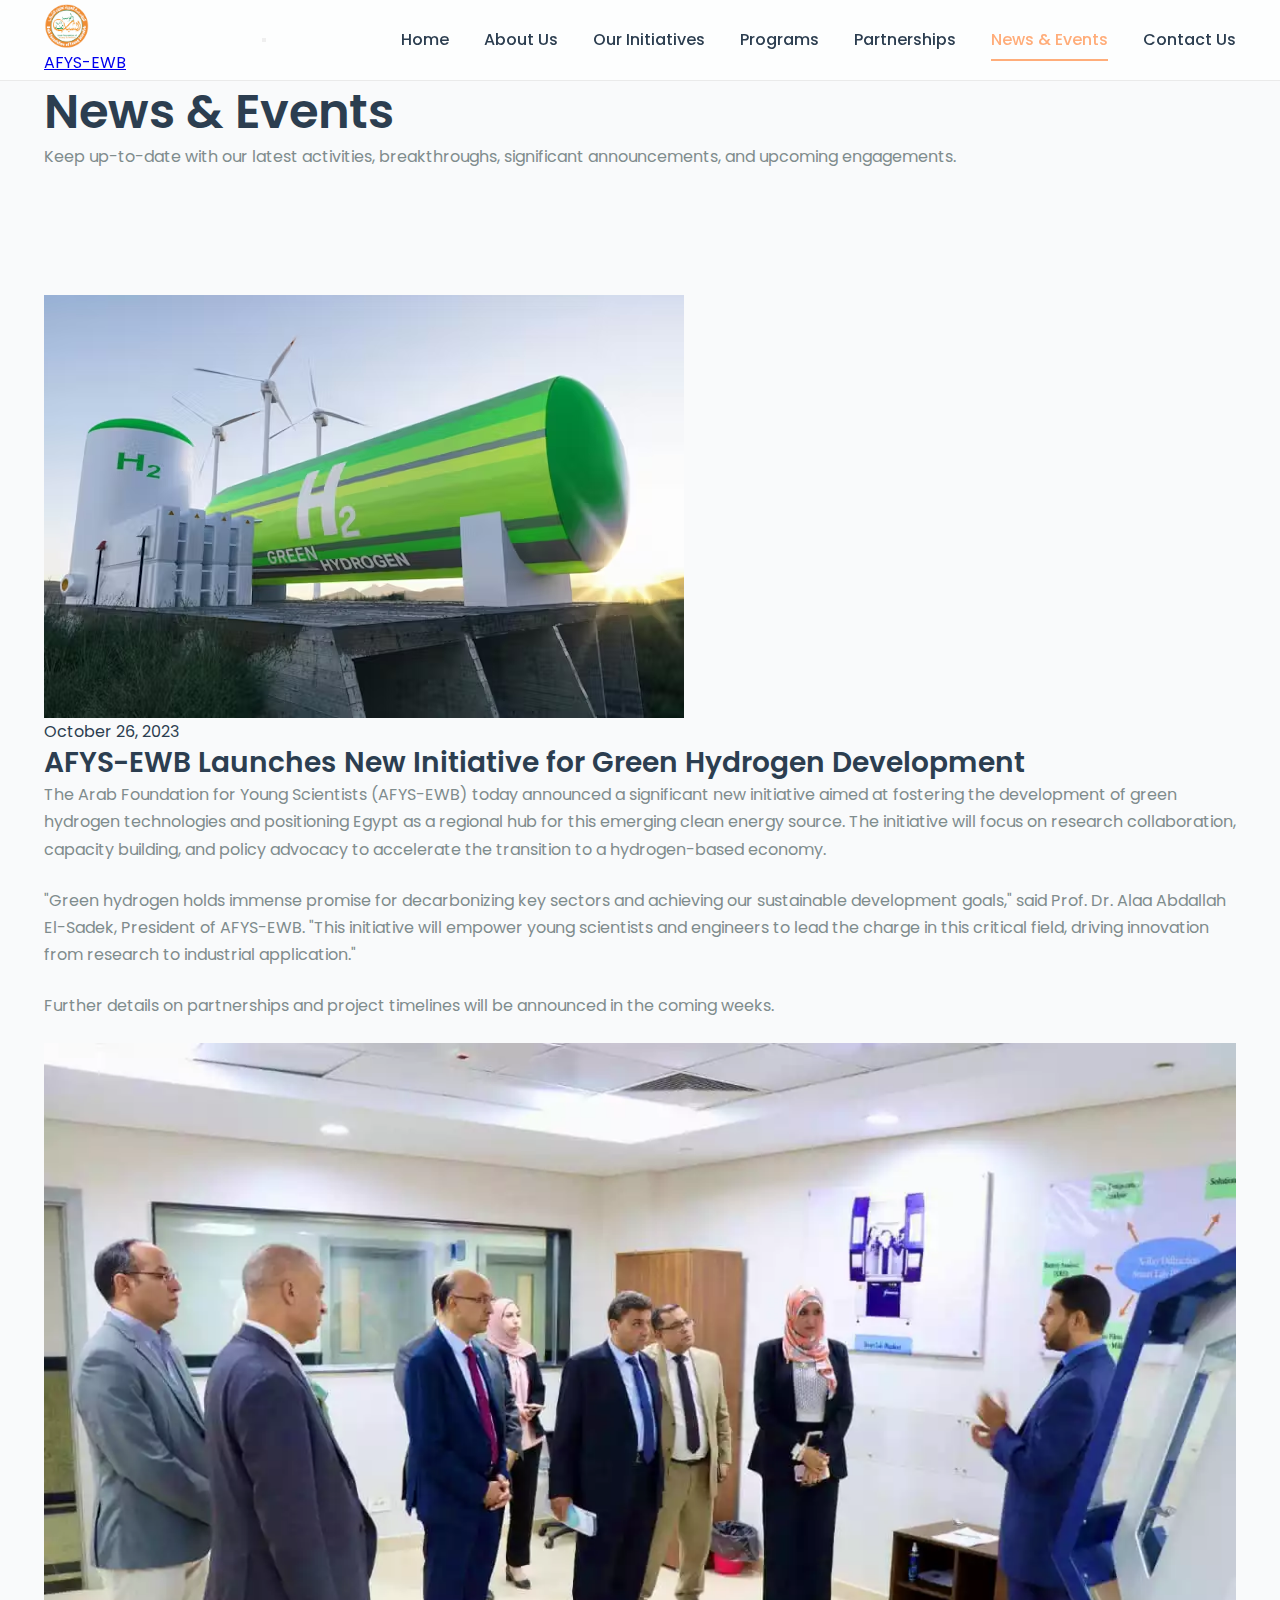
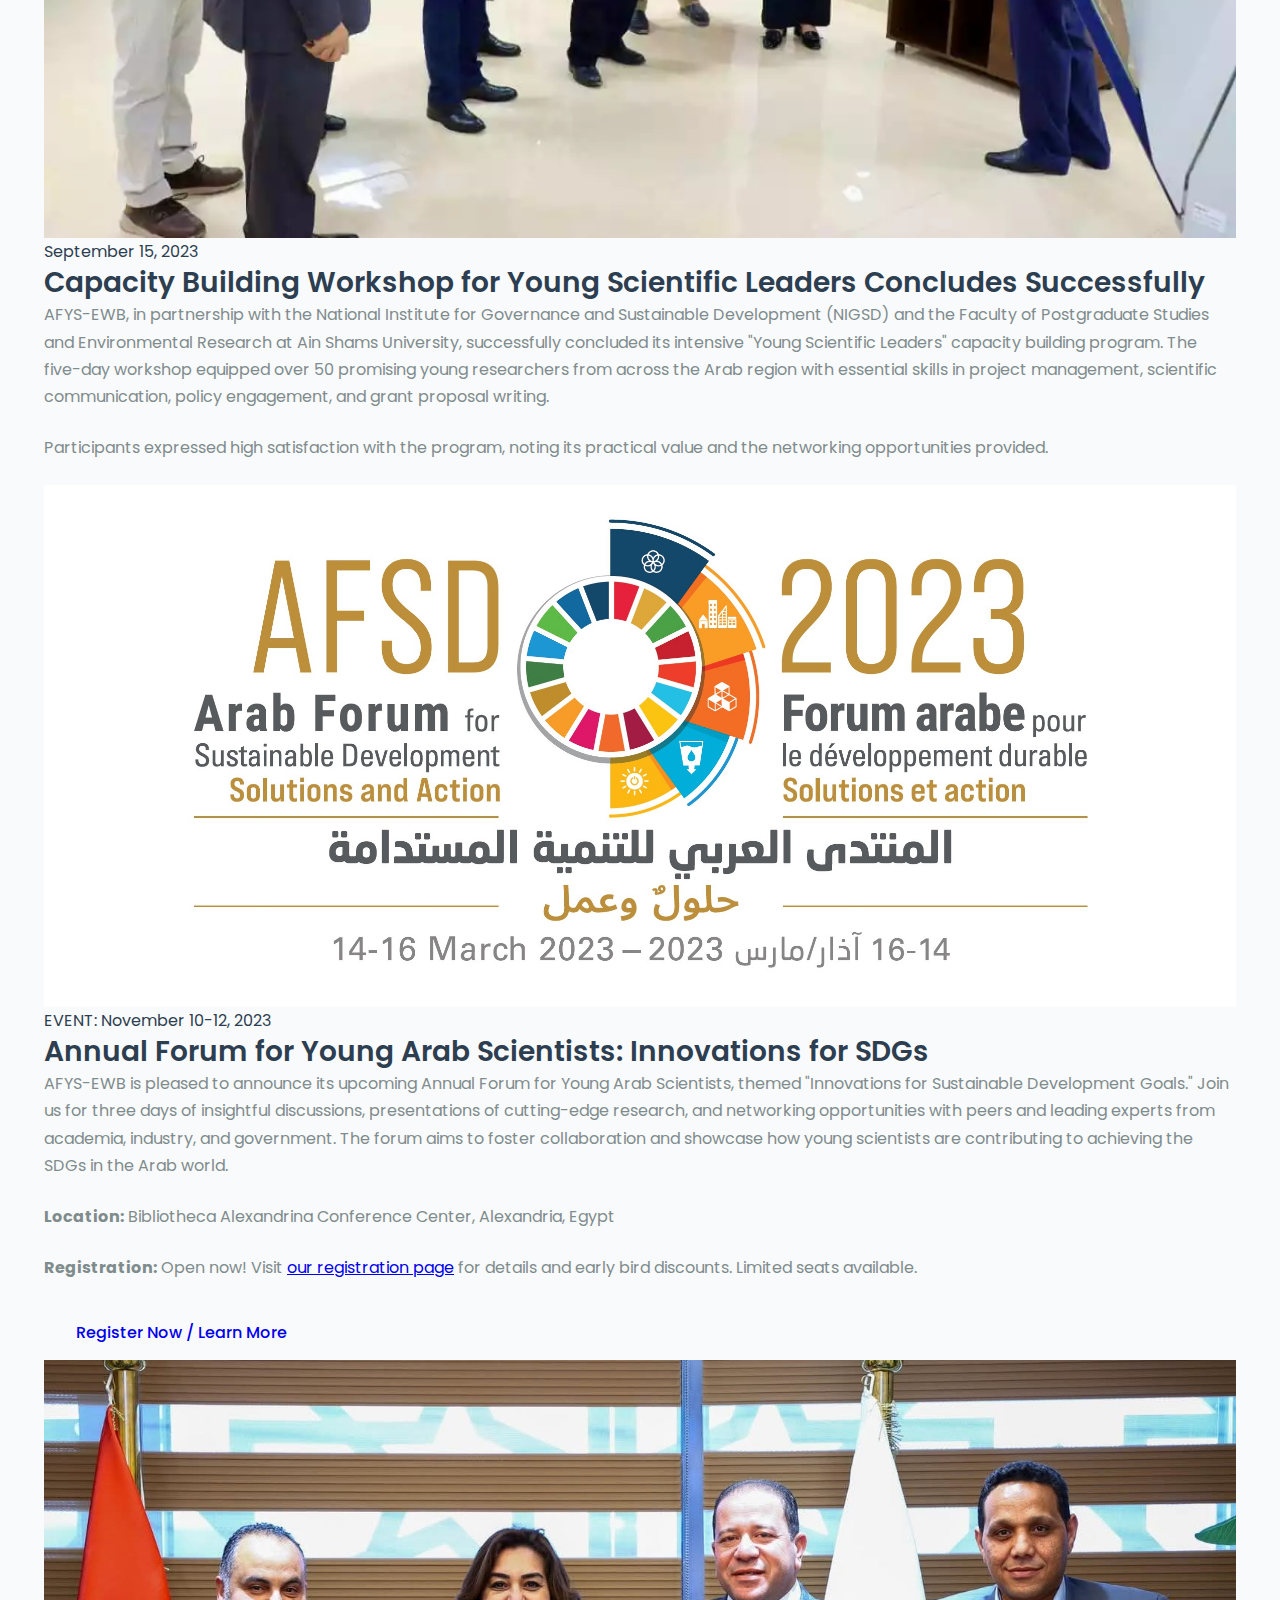
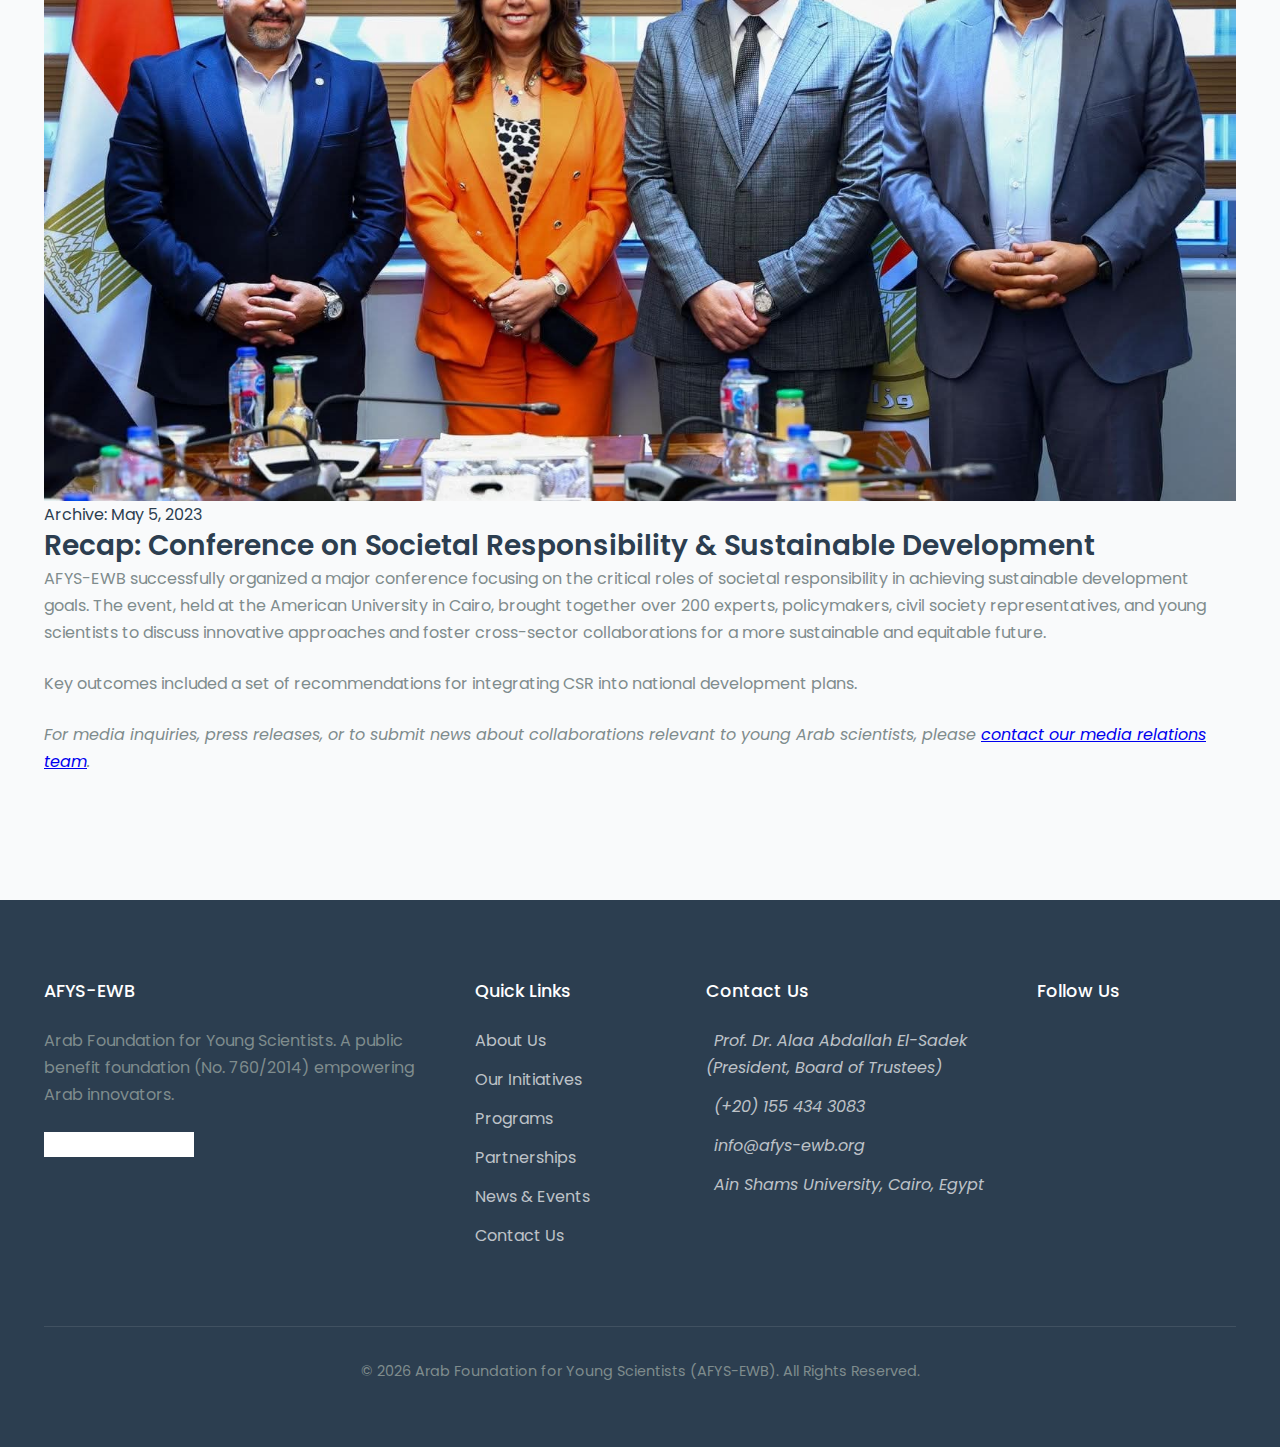
<file: news.html>
<!DOCTYPE html>
<html lang="en">
<head>
    <meta charset="UTF-8">
    <meta name="viewport" content="width=device-width, initial-scale=1.0">
    <title>News & Events | AFYS-EWB</title>
    <meta name="description" content="Stay updated with the latest news, announcements, significant events, conferences, and workshops from the Arab Foundation for Young Scientists (AFYS-EWB).">

    <meta name="theme-color" content="#005A9C">
    <!-- Open Graph / Facebook Meta Tags -->
    <meta property="og:type" content="website">
    <meta property="og:title" content="News & Events | AFYS-EWB">
    <meta property="og:description" content="Keep informed about the latest activities, achievements, upcoming events, and significant announcements from AFYS-EWB.">
    <meta property="og:url" content="https://www.afys-ewb.org/news.html">
    <meta property="og:image" content="https://www.afys-ewb.org/images/og-image-news.jpg">
    <meta property="og:image:alt" content="AFYS-EWB News and Events banner with dynamic imagery of activities.">
    <meta property="og:site_name" content="AFYS-EWB">

    <!-- Twitter Card Meta Tags -->
    <meta name="twitter:card" content="summary_large_image">
    <meta name="twitter:title" content="News & Events | AFYS-EWB">
    <meta name="twitter:description" content="Keep informed about the latest activities, achievements, upcoming events, and significant announcements from AFYS-EWB.">
    <meta name="twitter:image" content="https://www.afys-ewb.org/images/og-image-news.jpg">
    <meta name="twitter:site" content="@AFYSEWB">
    
    <!-- Favicon Links -->
    <link rel="apple-touch-icon" sizes="180x180" href="images/favicons/apple-touch-icon.png">
    <link rel="icon" type="image/png" sizes="32x32" href="images/favicons/favicon-32x32.png">
    <link rel="icon" type="image/png" sizes="16x16" href="images/favicons/favicon-16x16.png">
    <link rel="manifest" href="images/favicons/site.webmanifest">
    <link rel="mask-icon" href="images/favicons/safari-pinned-tab.svg" color="#005a9c">
    <meta name="msapplication-TileColor" content="#005a9c">

    <link rel="preconnect" href="https://fonts.googleapis.com">
    <link rel="preconnect" href="https://fonts.gstatic.com" crossorigin>
    <link href="https://fonts.googleapis.com/css2?family=Poppins:wght@300;400;500;600;700&family=Lato:wght@300;400;700&display=swap" rel="stylesheet">
    <link rel="stylesheet" href="https://cdnjs.cloudflare.com/ajax/libs/font-awesome/6.0.0-beta3/css/all.min.css" integrity="sha512-Fo3rlrZj/k7ujTnHg4CGR2D7kSs0v4LLanw2qksYuRlEzO+tcaEPQogQ0KaoGN26/zrn20ImR1DfuLWnOo7aBA==" crossorigin="anonymous" referrerpolicy="no-referrer" />
    <link rel="stylesheet" href="css/style.css">
</head>
<body>
    <header>
        <nav class="container">
            <a href="index.html" class="logo-link">
                <img src="images/logo.png" alt="AFYS-EWB Logo" class="logo-img">
                <span class="logo-text">AFYS-EWB</span>
            </a>
            <button class="menu-toggle" id="mobile-menu" aria-label="Open navigation menu" aria-expanded="false" aria-controls="main-nav-menu">
                <i class="fas fa-bars" aria-hidden="true"></i>
            </button>
            <button class="theme-toggle" id="theme-toggle" aria-label="Activate dark mode" aria-pressed="false">
                <i class="fas fa-moon" aria-hidden="true"></i>
            </button>
            <ul class="nav-menu" id="main-nav-menu">
                <li><a href="index.html">Home</a></li>
                <li><a href="about.html">About Us</a></li>
                <li><a href="initiatives.html">Our Initiatives</a></li>
                <li><a href="programs.html">Programs</a></li>
                <li><a href="partnerships.html">Partnerships</a></li>
                <li><a href="news.html">News & Events</a></li>
                <li><a href="contact.html">Contact Us</a></li>
            </ul>
        </nav>
    </header>

    <main>
        <section class="page-header" aria-labelledby="page-title-news">
            <div class="container">
                <h1 id="page-title-news">News & Events</h1>
                <p>Keep up-to-date with our latest activities, breakthroughs, significant announcements, and upcoming engagements.</p>
            </div>
        </section>

        <section class="news-listing section-padding" aria-labelledby="news-items-heading">
             <h2 id="news-items-heading" class="visually-hidden">AFYS-EWB News Articles and Event Announcements</h2>
            <div class="container">
                <!-- News Item 1 -->
                <article class="news-list-item" id="news-item-1" aria-labelledby="news-title-1">
                    <div class="news-list-item-image">
                        <img loading="lazy" src="images/news/green-hydrogen-initiative.jpg" alt="Scientists working on green hydrogen technology development.">
                    </div>
                    <div class="news-list-item-content">
                        <span class="news-list-item-date">October 26, 2023</span>
                        <h3 id="news-title-1" class="news-list-item-title">AFYS-EWB Launches New Initiative for Green Hydrogen Development</h3>
                        <p>The Arab Foundation for Young Scientists (AFYS-EWB) today announced a significant new initiative aimed at fostering the development of green hydrogen technologies and positioning Egypt as a regional hub for this emerging clean energy source. The initiative will focus on research collaboration, capacity building, and policy advocacy to accelerate the transition to a hydrogen-based economy.</p>
                        <p>"Green hydrogen holds immense promise for decarbonizing key sectors and achieving our sustainable development goals," said Prof. Dr. Alaa Abdallah El-Sadek, President of AFYS-EWB. "This initiative will empower young scientists and engineers to lead the charge in this critical field, driving innovation from research to industrial application."</p>
                        <p>Further details on partnerships and project timelines will be announced in the coming weeks.</p>
                    </div>
                </article>

                <!-- News Item 2 -->
                <article class="news-list-item" id="news-item-2" aria-labelledby="news-title-2">
                    <div class="news-list-item-image">
                        <img loading="lazy" src="images/news/scientific-leaders-workshop.jpg" alt="Group photo of participants at the Young Scientific Leaders workshop.">
                    </div>
                    <div class="news-list-item-content">
                        <span class="news-list-item-date">September 15, 2023</span>
                        <h3 id="news-title-2" class="news-list-item-title">Capacity Building Workshop for Young Scientific Leaders Concludes Successfully</h3>
                        <p>AFYS-EWB, in partnership with the National Institute for Governance and Sustainable Development (NIGSD) and the Faculty of Postgraduate Studies and Environmental Research at Ain Shams University, successfully concluded its intensive "Young Scientific Leaders" capacity building program. The five-day workshop equipped over 50 promising young researchers from across the Arab region with essential skills in project management, scientific communication, policy engagement, and grant proposal writing.</p>
                        <p>Participants expressed high satisfaction with the program, noting its practical value and the networking opportunities provided.</p>
                    </div>
                </article>
                
                <!-- Event Item 1 -->
                <article class="news-list-item event-item" id="event-item-1" aria-labelledby="event-title-1">
                    <div class="news-list-item-image">
                        <img loading="lazy" src="images/news/annual-forum-sdgs.jpg" alt="Promotional banner for the Annual Forum for Young Arab Scientists on Innovations for SDGs.">
                    </div>
                    <div class="news-list-item-content">
                        <span class="news-list-item-date event-date"><i class="fas fa-calendar-alt" aria-hidden="true"></i> EVENT: November 10-12, 2023</span>
                        <h3 id="event-title-1" class="news-list-item-title">Annual Forum for Young Arab Scientists: Innovations for SDGs</h3>
                        <p>AFYS-EWB is pleased to announce its upcoming Annual Forum for Young Arab Scientists, themed "Innovations for Sustainable Development Goals." Join us for three days of insightful discussions, presentations of cutting-edge research, and networking opportunities with peers and leading experts from academia, industry, and government. The forum aims to foster collaboration and showcase how young scientists are contributing to achieving the SDGs in the Arab world.</p>
                        <p><strong>Location:</strong> Bibliotheca Alexandrina Conference Center, Alexandria, Egypt</p>
                        <p><strong>Registration:</strong> Open now! Visit <a href="https://www.afys-ewb.org/events/annual-forum-2023/register" target="_blank" rel="noopener noreferrer">our registration page</a> for details and early bird discounts. Limited seats available.</p>
                        <a href="https://www.afys-ewb.org/events/annual-forum-2023/register" class="btn btn-primary mt-2">Register Now / Learn More</a>
                    </div>
                </article>

                <!-- News Item 3 - Archive Example -->
                 <article class="news-list-item" id="news-item-archive-1" aria-labelledby="news-title-archive-1">
                    <div class="news-list-item-image">
                        <img loading="lazy" src="images/news/societal-responsibility-conference.jpg" alt="Panel discussion at the Conference on Societal Responsibility & Sustainable Development.">
                    </div>
                    <div class="news-list-item-content">
                        <span class="news-list-item-date">Archive: May 5, 2023</span>
                        <h3 id="news-title-archive-1" class="news-list-item-title">Recap: Conference on Societal Responsibility & Sustainable Development</h3>
                        <p>AFYS-EWB successfully organized a major conference focusing on the critical roles of societal responsibility in achieving sustainable development goals. The event, held at the American University in Cairo, brought together over 200 experts, policymakers, civil society representatives, and young scientists to discuss innovative approaches and foster cross-sector collaborations for a more sustainable and equitable future.</p>
                        <p>Key outcomes included a set of recommendations for integrating CSR into national development plans.</p>
                    </div>
                </article>

                <p class="mt-5 text-center"><em>For media inquiries, press releases, or to submit news about collaborations relevant to young Arab scientists, please <a href="contact.html#media-inquiry">contact our media relations team</a>.</em></p>

            </div>
        </section>
    </main>

    <footer class="footer-main">
        <div class="container">
            <div class="footer-grid">
                <div class="footer-col">
                    <h4>AFYS-EWB</h4>
                    <p>Arab Foundation for Young Scientists. A public benefit foundation (No. 760/2014) empowering Arab innovators.</p>
                    <img loading="lazy" src="images/logo-footer.png" alt="AFYS-EWB Logo Inverted" class="footer-logo" style="max-width: 150px; margin-top: 15px; filter: brightness(0) invert(1);">
                </div>
                <div class="footer-col">
                    <h4>Quick Links</h4>
                    <ul>
                        <li><a href="about.html">About Us</a></li>
                        <li><a href="initiatives.html">Our Initiatives</a></li>
                        <li><a href="programs.html">Programs</a></li>
                        <li><a href="partnerships.html">Partnerships</a></li>
                        <li><a href="news.html">News & Events</a></li>
                        <li><a href="contact.html">Contact Us</a></li>
                    </ul>
                </div>
                <div class="footer-col">
                    <h4>Contact Us</h4>
                     <address>
                        <p><i class="fas fa-user" aria-hidden="true"></i> Prof. Dr. Alaa Abdallah El-Sadek<br>(President, Board of Trustees)</p>
                        <p><i class="fas fa-phone" aria-hidden="true"></i> <a href="tel:+201554343083">(+20) 155 434 3083</a></p>
                        <p><i class="fas fa-envelope" aria-hidden="true"></i> <a href="mailto:info@afys-ewb.org">info@afys-ewb.org</a></p>
                        <p><i class="fas fa-map-marker-alt" aria-hidden="true"></i> Ain Shams University, Cairo, Egypt</p>
                    </address>
                </div>
                <div class="footer-col">
                    <h4>Follow Us</h4>
                    <div class="social-links">
                        <a href="https://facebook.com/AFYSEWB" target="_blank" rel="noopener noreferrer" aria-label="Facebook"><i class="fab fa-facebook-f" aria-hidden="true"></i></a>
                        <a href="https://twitter.com/AFYSEWB" target="_blank" rel="noopener noreferrer" aria-label="Twitter"><i class="fab fa-twitter" aria-hidden="true"></i></a>
                        <a href="https://linkedin.com/company/AFYSEWB" target="_blank" rel="noopener noreferrer" aria-label="LinkedIn"><i class="fab fa-linkedin-in" aria-hidden="true"></i></a>
                        <a href="https://youtube.com/AFYSEWB" target="_blank" rel="noopener noreferrer" aria-label="YouTube"><i class="fab fa-youtube" aria-hidden="true"></i></a>
                    </div>
                </div>
            </div>
            <div class="footer-bottom">
                <p>&copy; <span id="currentYear"></span> Arab Foundation for Young Scientists (AFYS-EWB). All Rights Reserved.</p>
            </div>
        </div>
    </footer>

    <script src="js/script.js"></script>
</body>
</html>
</file>
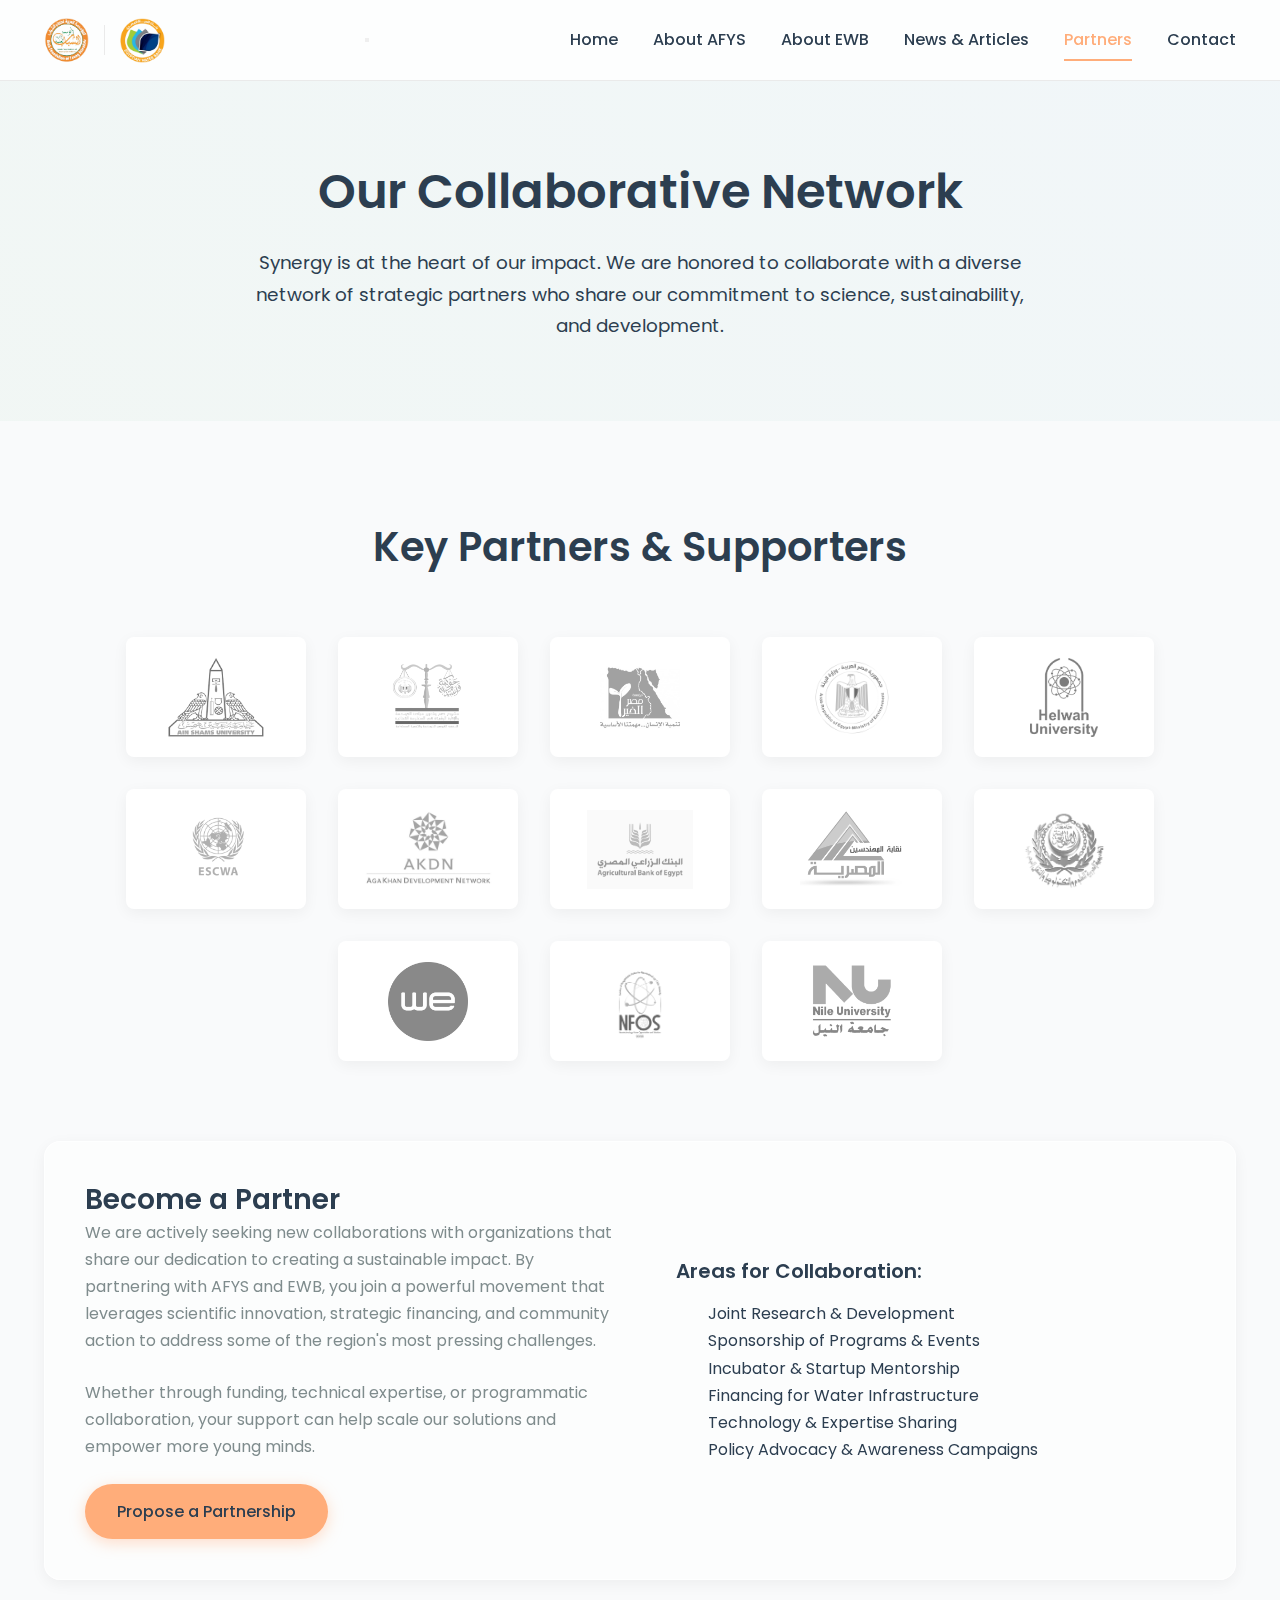
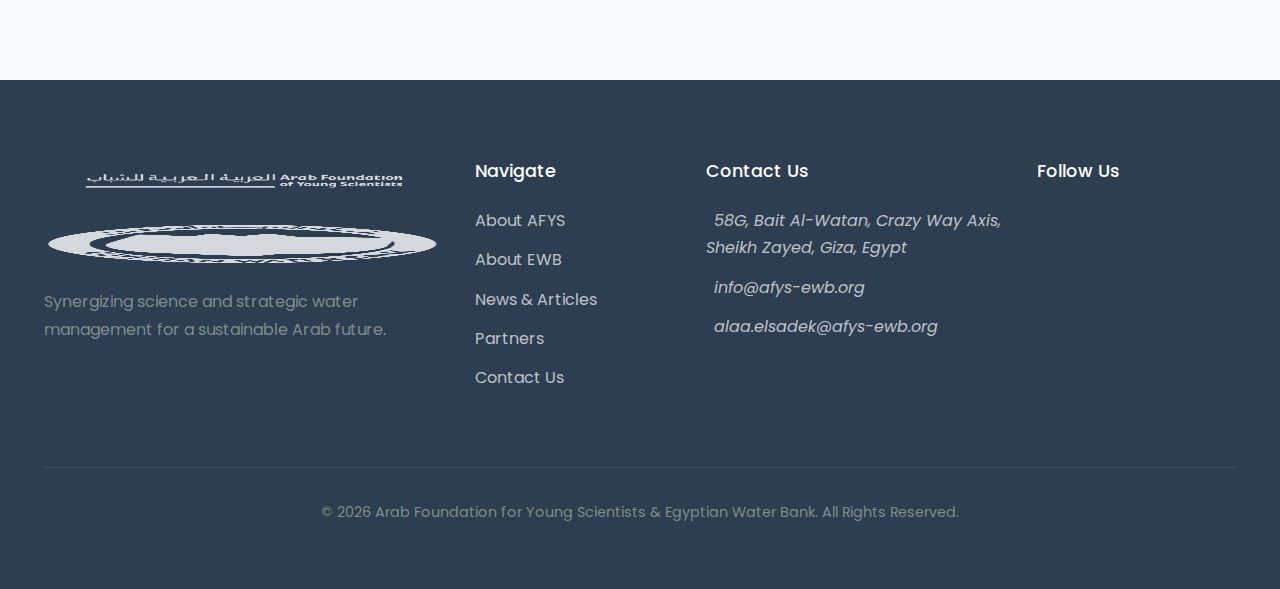
<file: partnerships.html>
<!DOCTYPE html>
<html lang="en">
<head>
    <meta charset="UTF-8">
    <meta name="viewport" content="width=device-width, initial-scale=1.0">
    <title>Our Partners | AFYS & EWB</title>
    <meta name="description" content="Explore the network of key partners collaborating with the Arab Foundation for Young Scientists (AFYS) and the Egyptian Water Bank (EWB) to drive innovation and sustainable development.">
    
    <meta name="theme-color" content="#A9D6E5"> <!-- Neutral Theme -->
    <!-- Open Graph / Facebook -->
    <meta property="og:type" content="website">
    <meta property="og:title" content="Our Partners | AFYS & EWB">
    <meta property="og:description" content="Discover the governmental bodies, academic institutions, and NGOs that partner with us to achieve our shared goals.">
    <meta property="og:url" content="https://www.afys-ewb.org/partnerships.html">
    <meta property="og:image" content="https://www.afys-ewb.org/images/og-image-partnerships.jpg">
    <meta property="og:image:alt" content="A grid of partner logos demonstrating the collaborative network of AFYS and EWB.">

    <!-- Twitter -->
    <meta name="twitter:card" content="summary_large_image">
    <meta name="twitter:title" content="Our Partners | AFYS & EWB">
    <meta name="twitter:description" content="Discover the governmental bodies, academic institutions, and NGOs that partner with us to achieve our shared goals.">
    <meta name="twitter:image" content="https://www.afys-ewb.org/images/og-image-partnerships.jpg">
    <meta name="twitter:site" content="@AFYSEWB">

    <!-- Favicon Links -->
    <link rel="apple-touch-icon" sizes="180x180" href="images/favicons/apple-touch-icon.png">
    <link rel="icon" type="image/png" sizes="32x32" href="images/favicons/favicon-32x32.png">
    <link rel="icon" type="image/png" sizes="16x16" href="images/favicons/favicon-16x16.png">
    <link rel="manifest" href="images/favicons/site.webmanifest">
    <link rel="mask-icon" href="images/favicons/safari-pinned-tab.svg" color="#FFAD7A">
    <meta name="msapplication-TileColor" content="#005a9c">

    <link rel="preconnect" href="https://fonts.googleapis.com">
    <link rel="preconnect" href="https://fonts.gstatic.com" crossorigin>
    <link href="https://fonts.googleapis.com/css2?family=Poppins:wght@300;400;500;600;700&family=Lato:wght@300;400;700&display=swap" rel="stylesheet">
    <link rel="stylesheet" href="https://cdnjs.cloudflare.com/ajax/libs/font-awesome/6.1.1/css/all.min.css" integrity="sha512-KfkfwYDsLkIlwQp6LFnl8zNdLGxu9YAA1QvwINks4PhcElQSvqcyVLLD9aMhXd13uQjoXtEKNosOWaZqXgel0g==" crossorigin="anonymous" referrerpolicy="no-referrer" />
    <link rel="stylesheet" href="css/style.css">
</head>
<body>
    <header>
        <nav class="container">
            <a href="index.html" class="logo-link-main">
                <img src="images/logo-afys.png" alt="AFYS Logo" class="logo-img">
                <span class="logo-separator"></span>
                <img src="images/logo-ewb.png" alt="EWB Logo" class="logo-img">
            </a>
            <button class="menu-toggle" id="mobile-menu" aria-label="Open navigation menu" aria-expanded="false" aria-controls="main-nav-menu">
                <i class="fas fa-bars" aria-hidden="true"></i>
            </button>
            <button class="theme-toggle" id="theme-toggle" aria-label="Activate dark mode" aria-pressed="false">
                <i class="fas fa-moon" aria-hidden="true"></i>
            </button>
            <ul class="nav-menu" id="main-nav-menu">
                <li><a href="index.html">Home</a></li>
                <li><a href="afys-profile.html">About AFYS</a></li>
                <li><a href="ewb-profile.html">About EWB</a></li>
                <li><a href="afys-news.html">News & Articles</a></li>
                <li><a href="partnerships.html">Partners</a></li>
                <li><a href="contact.html">Contact</a></li>
            </ul>
        </nav>
    </header>

    <main>
        <section class="page-header-simple" style="background: linear-gradient(45deg, hsla(from var(--afys-accent) h s l / 0.1), hsla(from var(--ewb-primary) h s l / 0.1));">
            <div class="container">
                <h1>Our Collaborative Network</h1>
                <p class="lead-text">Synergy is at the heart of our impact. We are honored to collaborate with a diverse network of strategic partners who share our commitment to science, sustainability, and development.</p>
            </div>
        </section>

        <section class="section-padding" aria-labelledby="partners-list-heading">
            <div class="container">
                <h2 id="partners-list-heading" class="section-title">Key Partners & Supporters</h2>
                <div class="partner-logos-flex-container">
                    <div class="partner-logo-item">
                        <a href="https://www.asu.edu.eg/english/" target="_blank" rel="noopener noreferrer" title="Ain Shams University">
                            <img src="images/partners/ain-shams-university-logo.png" alt="Ain Shams University Official Logo">
                        </a>
                    </div>
                    <div class="partner-logo-item">
                        <a href="http://nigsd.gov.eg/en/" target="_blank" rel="noopener noreferrer" title="National Institute for Governance and Sustainable Development">
                            <img src="images/partners/nigsd-logo.png" alt="National Institute for Governance and Sustainable Development (NIGSD) Logo">
                        </a>
                    </div>
                    <div class="partner-logo-item">
                        <a href="https://www.misrelkheir.org/en/" target="_blank" rel="noopener noreferrer" title="Misr El Kheir Foundation">
                            <img src="images/partners/misr-el-kheir-logo.png" alt="Misr El Kheir Foundation Logo">
                        </a>
                    </div>
                    <div class="partner-logo-item">
                        <a href="http://www.eeaa.gov.eg/en-us/" target="_blank" rel="noopener noreferrer" title="Ministry of Environment (EEAA)">
                            <img src="images/partners/ministry-environment-egypt-logo.png" alt="Egyptian Ministry of Environment (EEAA) Logo">
                        </a>
                    </div>
                    <div class="partner-logo-item">
                        <a href="http://www.helwan.edu.eg/english/" target="_blank" rel="noopener noreferrer" title="Helwan University">
                            <img src="images/partners/helwan-university-logo.png" alt="Helwan University Official Logo">
                        </a>
                    </div>
                     <div class="partner-logo-item">
                        <a href="https://technology4smes.unescwa.org/" target="_blank" rel="noopener noreferrer" title="ESCWA Technology Centre">
                            <img src="images/partners/escwa-tech-centre-logo.png" alt="ESCWA Technology Centre Logo">
                        </a>
                    </div>
                    <div class="partner-logo-item">
                        <a href="https://www.akdn.org/our-agencies/aga-khan-foundation" target="_blank" rel="noopener noreferrer" title="Aga Khan Foundation">
                            <img src="images/partners/aga-khan-foundation-logo.png" alt="Aga Khan Foundation Logo">
                        </a>
                    </div>
                    <div class="partner-logo-item">
                        <a href="https://www.abe.com.eg/english" target="_blank" rel="noopener noreferrer" title="Agricultural Bank of Egypt">
                            <img src="images/partners/agricultural-bank-egypt-logo.png" alt="Agricultural Bank of Egypt Logo">
                        </a>
                    </div>
                     <div class="partner-logo-item">
                        <a href="https://eea.org.eg/" target="_blank" rel="noopener noreferrer" title="Egyptian Engineers Syndicate">
                            <img src="images/partners/engineers-syndicate-egypt-logo.png" alt="Egyptian Engineers Syndicate Logo">
                        </a>
                    </div>
                    <div class="partner-logo-item">
                        <a href="https://aast.edu/" target="_blank" rel="noopener noreferrer" title="Arab Academy for Science, Technology & Maritime Transport (AASTMT)">
                            <img src="images/partners/aastmt-logo.png" alt="Arab Academy for Science, Technology & Maritime Transport (AASTMT) Logo">
                        </a>
                    </div>
                     <div class="partner-logo-item">
                        <a href="https://te.eg/wps/portal/te/Personal" target="_blank" rel="noopener noreferrer" title="Telecom Egypt">
                            <img src="images/partners/telecom-egypt-logo.png" alt="Telecom Egypt Logo">
                        </a>
                    </div>
                     <div class="partner-logo-item">
                        <a href="https://cu.edu.eg/Home" target="_blank" rel="noopener noreferrer" title="Cairo University">
                            <img src="images/partners/cairo-university-nanotech-logo.png" alt="Cairo University Logo">
                        </a>
                    </div>
                    <div class="partner-logo-item">
                        <a href="https://nu.edu.eg/" target="_blank" rel="noopener noreferrer" title="Nile University">
                            <img src="images/partners/nile-university-logo.png" alt="Nile University Logo">
                        </a>
                    </div>
                </div>

                <div class="card-glass two-col-grid" style="margin-top: 5rem;">
                    <div>
                        <h3 style="color:var(--text-primary);">Become a Partner</h3>
                        <p>We are actively seeking new collaborations with organizations that share our dedication to creating a sustainable impact. By partnering with AFYS and EWB, you join a powerful movement that leverages scientific innovation, strategic financing, and community action to address some of the region's most pressing challenges.</p>
                        <p>Whether through funding, technical expertise, or programmatic collaboration, your support can help scale our solutions and empower more young minds.</p>
                        <a href="contact.html#partnership-proposal" class="btn btn-primary-orange">Propose a Partnership</a>
                    </div>
                    <div style="padding: 1rem;">
                        <h4 style="margin-bottom: 1rem;">Areas for Collaboration:</h4>
                        <ul class="fa-ul">
                            <li><span class="fa-li"><i class="fas fa-check-circle" style="color:var(--afys-primary)"></i></span>Joint Research & Development</li>
                            <li><span class="fa-li"><i class="fas fa-check-circle" style="color:var(--afys-primary)"></i></span>Sponsorship of Programs & Events</li>
                            <li><span class="fa-li"><i class="fas fa-check-circle" style="color:var(--afys-primary)"></i></span>Incubator & Startup Mentorship</li>
                            <li><span class="fa-li"><i class="fas fa-check-circle" style="color:var(--ewb-primary)"></i></span>Financing for Water Infrastructure</li>
                            <li><span class="fa-li"><i class="fas fa-check-circle" style="color:var(--ewb-primary)"></i></span>Technology & Expertise Sharing</li>
                            <li><span class="fa-li"><i class="fas fa-check-circle" style="color:var(--ewb-primary)"></i></span>Policy Advocacy & Awareness Campaigns</li>
                        </ul>
                    </div>
                </div>
            </div>
        </section>
    </main>
    <footer class="footer-main">
        <div class="container">
            <div class="footer-grid">
                <div class="footer-col footer-logos">
                    <img src="images/logo-afys-footer.png" alt="AFYS Footer Logo">
                    <img src="images/logo-ewb-footer.png" alt="EWB Footer Logo">
                    <p>Synergizing science and strategic water management for a sustainable Arab future.</p>
                </div>
                <div class="footer-col">
                    <h4>Navigate</h4>
                    <ul>
                        <li><a href="afys-profile.html">About AFYS</a></li>
                        <li><a href="ewb-profile.html">About EWB</a></li>
                        <li><a href="afys-news.html">News & Articles</a></li>
                        <li><a href="partnerships.html">Partners</a></li>
                        <li><a href="contact.html">Contact Us</a></li>
                    </ul>
                </div>
                <div class="footer-col">
                    <h4>Contact Us</h4>
                    <address>
                        <p><i class="fas fa-map-marker-alt" aria-hidden="true"></i> 58G, Bait Al-Watan, Crazy Way Axis,<br>Sheikh Zayed, Giza, Egypt</p>
                        <p><i class="fas fa-envelope" aria-hidden="true"></i> <a href="mailto:info@afys-ewb.org">info@afys-ewb.org</a></p>
                        <p><i class="fas fa-user-tie" aria-hidden="true"></i> <a href="mailto:alaa.elsadek@afys-ewb.org">alaa.elsadek@afys-ewb.org</a></p>
                    </address>
                </div>
                <div class="footer-col">
                    <h4>Follow Us</h4>
                    <div class="social-links">
                        <a href="https://www.facebook.com/p/Arab-Foundation-of-Young-Scientists-100057195079533/" target="_blank" rel="noopener noreferrer" aria-label="Facebook"><i class="fab fa-facebook-f"></i></a>
                        <a href="https://www.linkedin.com/company/arab-foundation-of-young-scientists/" target="_blank" rel="noopener noreferrer" aria-label="LinkedIn"><i class="fab fa-linkedin-in"></i></a>
                    </div>
                </div>
            </div>
            <div class="footer-bottom">
                <p>&copy; <span id="currentYear"></span> Arab Foundation for Young Scientists & Egyptian Water Bank. All Rights Reserved.</p>
            </div>
        </div>
    </footer>
    <script src="js/script.js"></script>
</body>
</html>
</file>
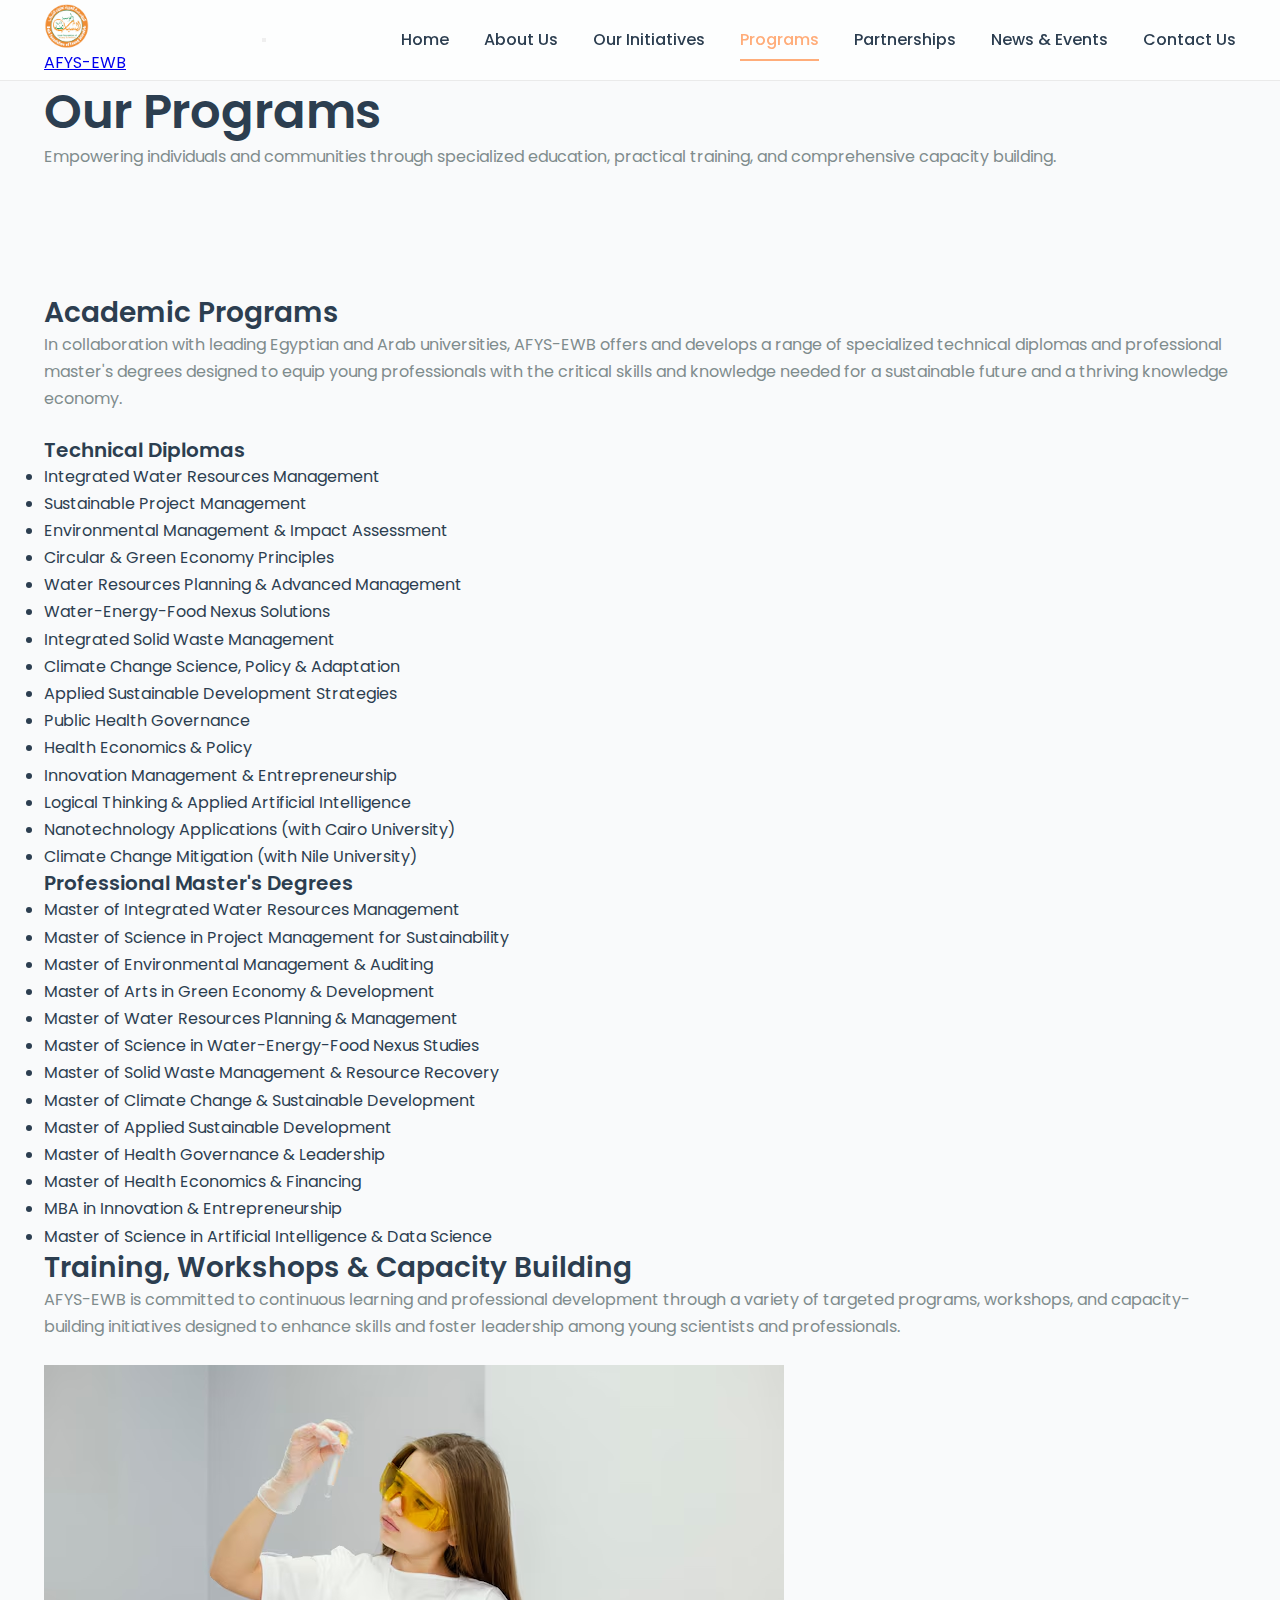
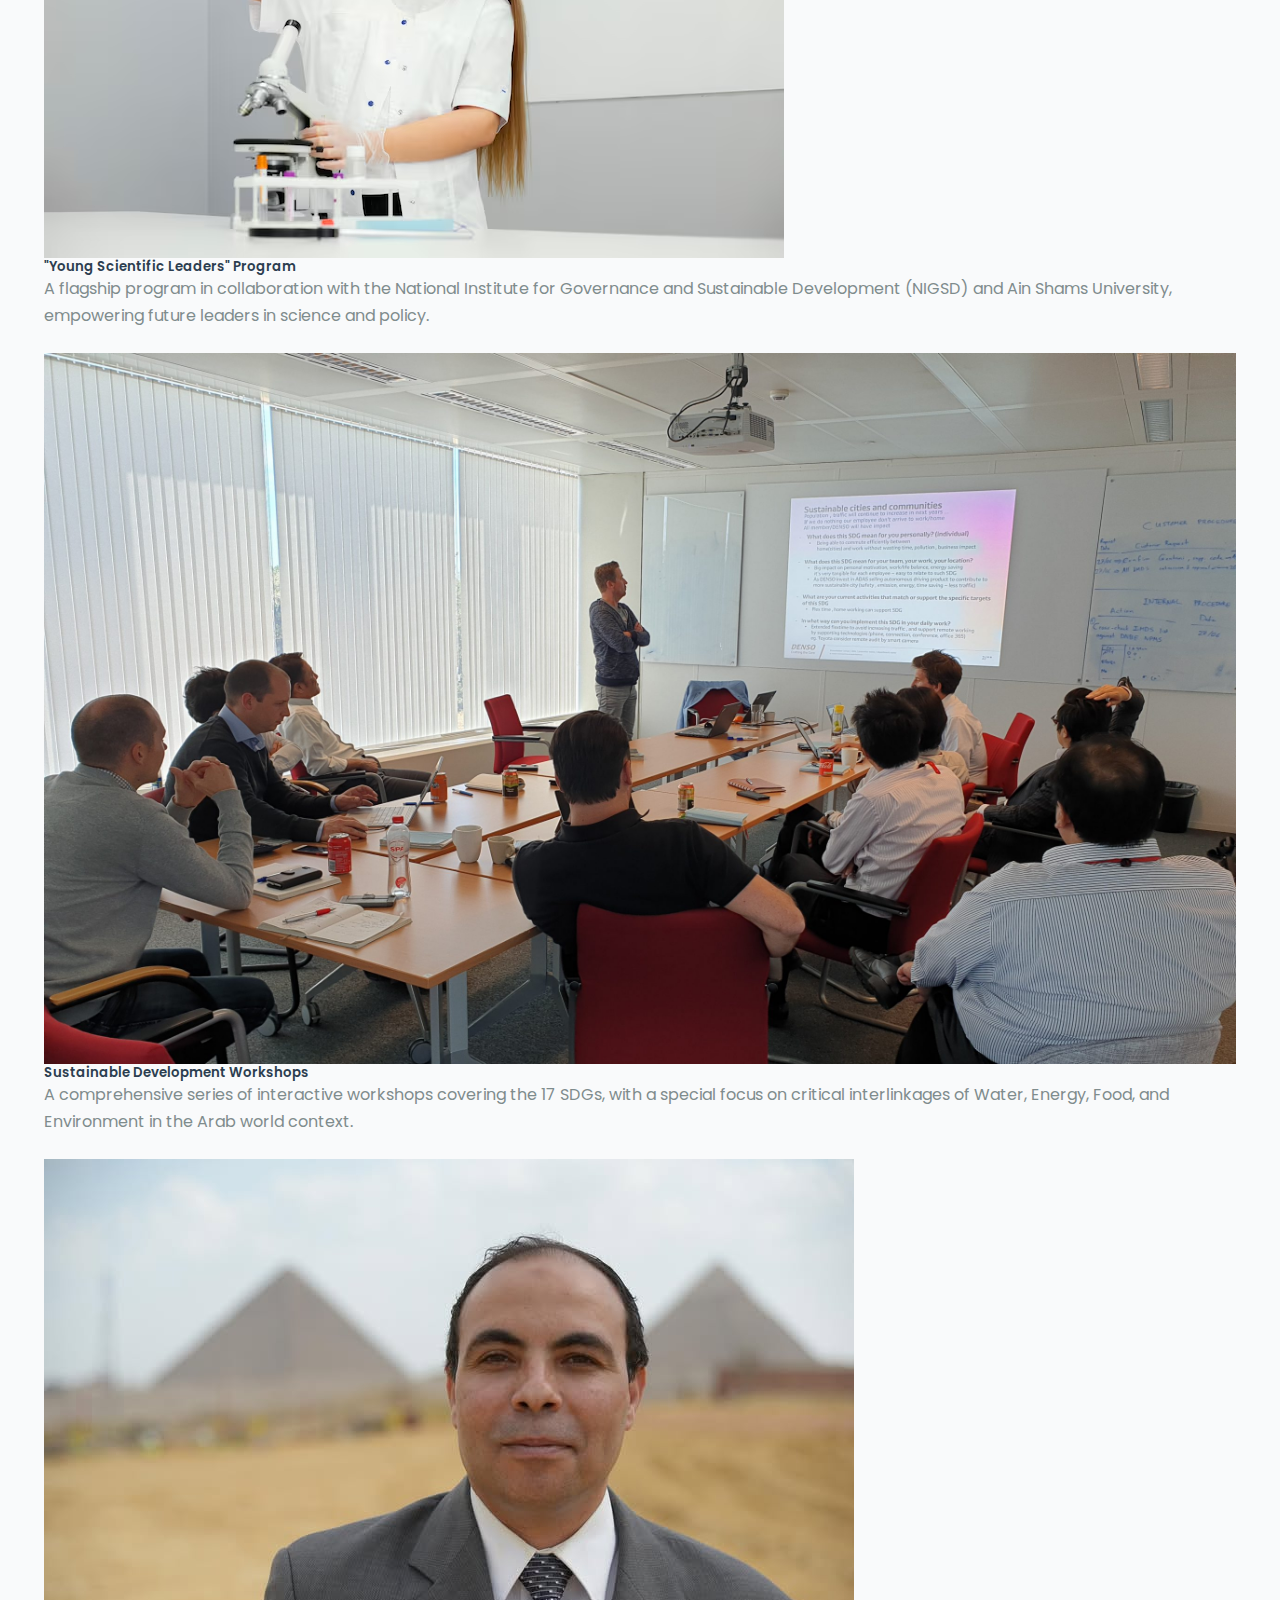
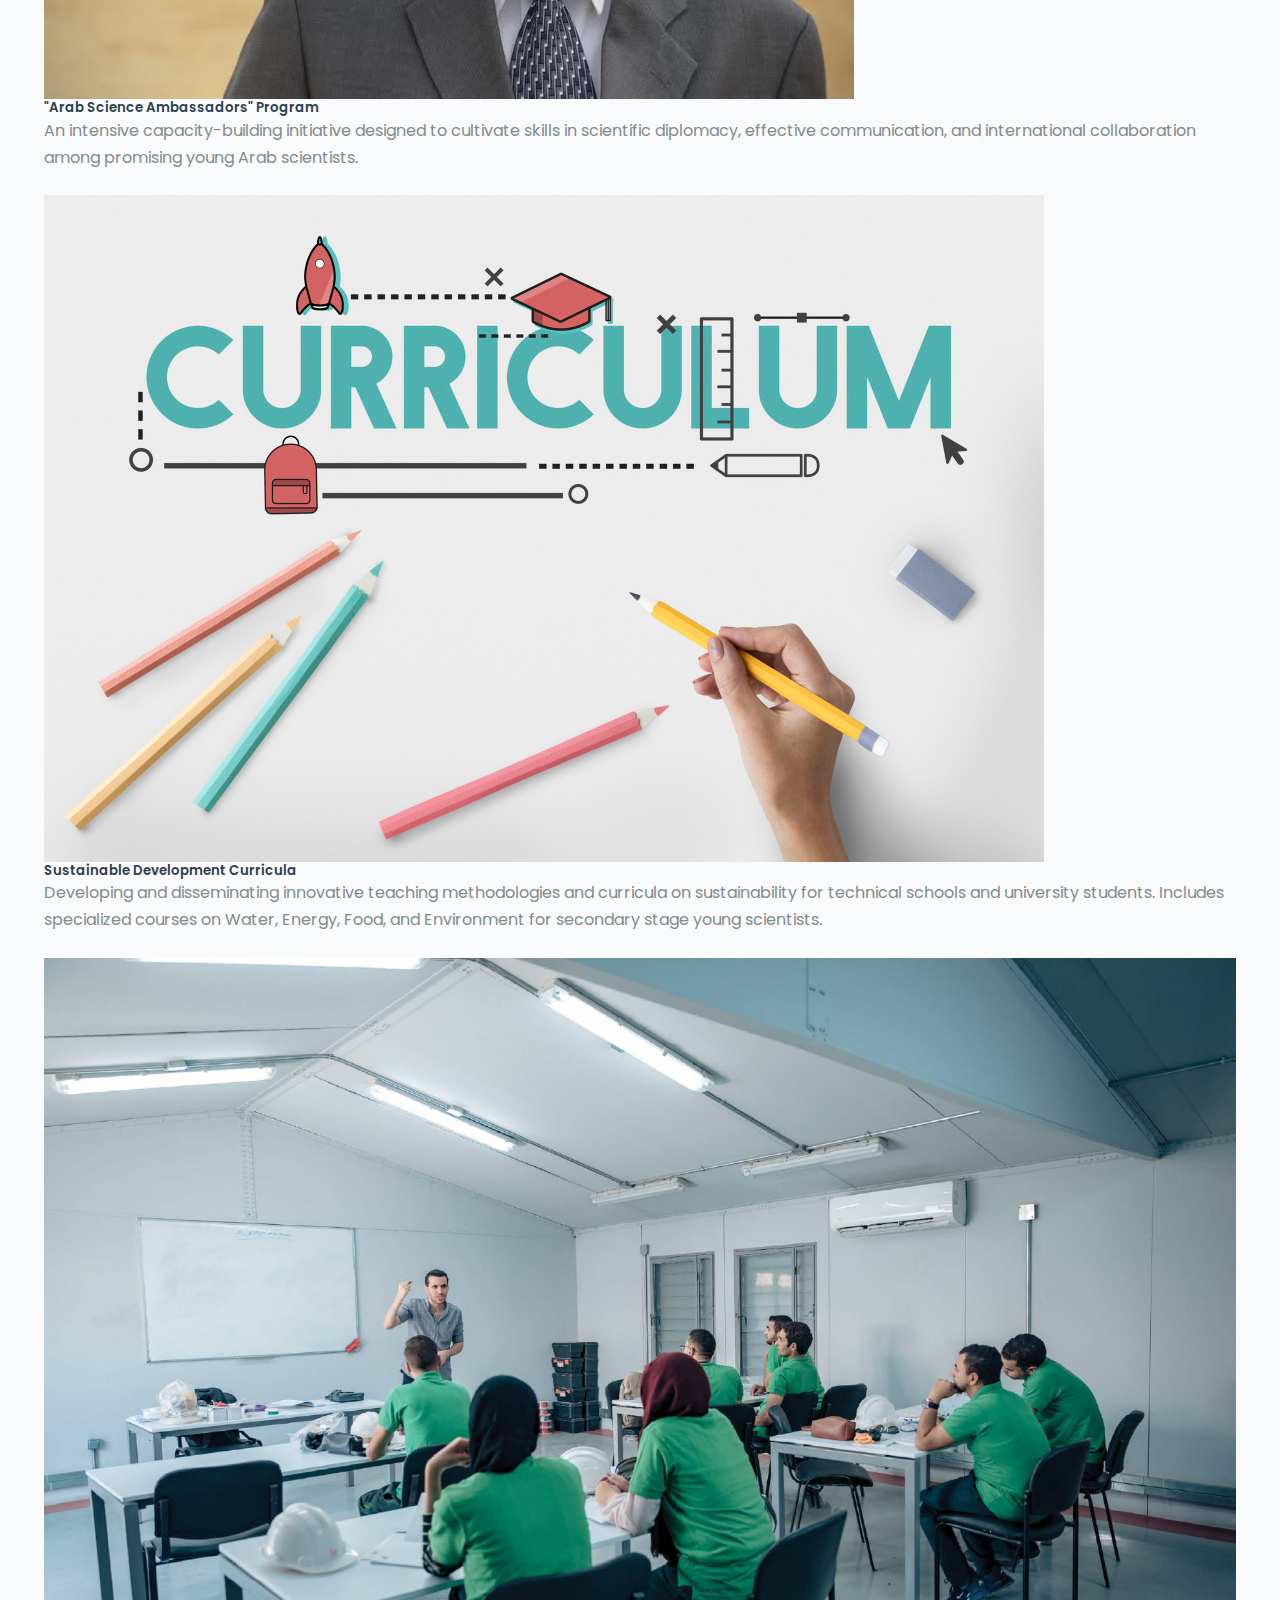
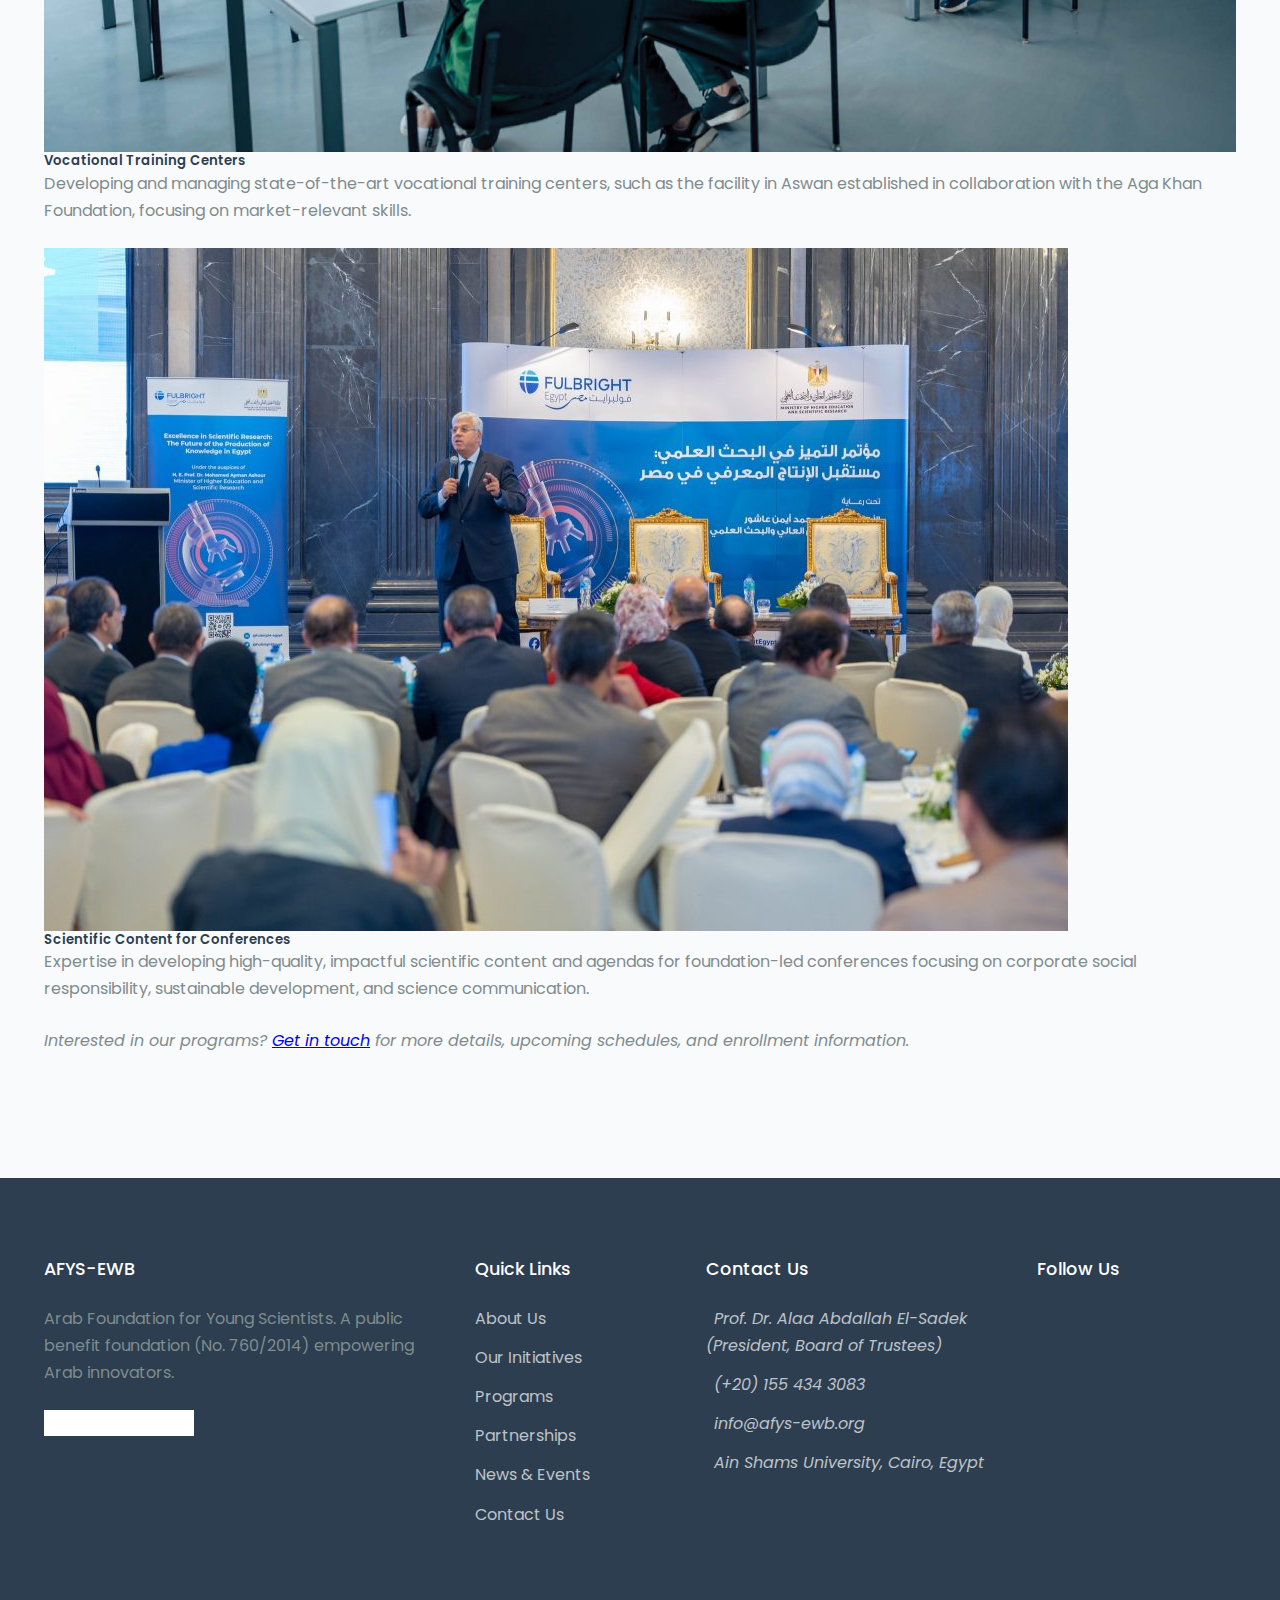
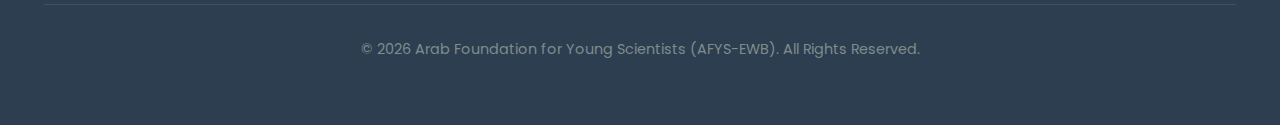
<file: programs.html>
<!DOCTYPE html>
<html lang="en">
<head>
    <meta charset="UTF-8">
    <meta name="viewport" content="width=device-width, initial-scale=1.0">
    <title>Our Programs | AFYS-EWB</title>
    <meta name="description" content="Explore AFYS-EWB's academic programs including diplomas and master's degrees, alongside specialized training workshops and capacity building initiatives for young Arab scientists.">

    <meta name="theme-color" content="#005A9C">
    <!-- Open Graph / Facebook Meta Tags -->
    <meta property="og:type" content="website">
    <meta property="og:title" content="Our Programs | AFYS-EWB">
    <meta property="og:description" content="AFYS-EWB offers a range of educational programs, diplomas, master's, and training to build capacity among young scientists in the Arab region.">
    <meta property="og:url" content="https://www.afys-ewb.org/programs.html">
    <meta property="og:image" content="https://www.afys-ewb.org/images/og-image-programs.jpg">
    <meta property="og:image:alt" content="Students and professionals engaging in AFYS-EWB's educational and training programs.">
    <meta property="og:site_name" content="AFYS-EWB">

    <!-- Twitter Card Meta Tags -->
    <meta name="twitter:card" content="summary_large_image">
    <meta name="twitter:title" content="Our Programs | AFYS-EWB">
    <meta name="twitter:description" content="AFYS-EWB offers a range of educational programs, diplomas, master's, and training to build capacity among young scientists in the Arab region.">
    <meta name="twitter:image" content="https://www.afys-ewb.org/images/og-image-programs.jpg">
    <meta name="twitter:site" content="@AFYSEWB">
    
    <!-- Favicon Links -->
    <link rel="apple-touch-icon" sizes="180x180" href="images/favicons/apple-touch-icon.png">
    <link rel="icon" type="image/png" sizes="32x32" href="images/favicons/favicon-32x32.png">
    <link rel="icon" type="image/png" sizes="16x16" href="images/favicons/favicon-16x16.png">
    <link rel="manifest" href="images/favicons/site.webmanifest">
    <link rel="mask-icon" href="images/favicons/safari-pinned-tab.svg" color="#005a9c">
    <meta name="msapplication-TileColor" content="#005a9c">

    <link rel="preconnect" href="https://fonts.googleapis.com">
    <link rel="preconnect" href="https://fonts.gstatic.com" crossorigin>
    <link href="https://fonts.googleapis.com/css2?family=Poppins:wght@300;400;500;600;700&family=Open+Sans:wght@300;400;600&display=swap" rel="stylesheet">
    <link rel="stylesheet" href="https://cdnjs.cloudflare.com/ajax/libs/font-awesome/6.0.0-beta3/css/all.min.css" integrity="sha512-Fo3rlrZj/k7ujTnHg4CGR2D7kSs0v4LLanw2qksYuRlEzO+tcaEPQogQ0KaoGN26/zrn20ImR1DfuLWnOo7aBA==" crossorigin="anonymous" referrerpolicy="no-referrer" />
    <link rel="stylesheet" href="css/style.css">
</head>
<body>
    <header>
        <nav class="container">
            <a href="index.html" class="logo-link">
                <img src="images/logo.png" alt="AFYS-EWB Logo" class="logo-img">
                <span class="logo-text">AFYS-EWB</span>
            </a>
            <button class="menu-toggle" id="mobile-menu" aria-label="Open navigation menu" aria-expanded="false" aria-controls="main-nav-menu">
                <i class="fas fa-bars" aria-hidden="true"></i>
            </button>
            <button class="theme-toggle" id="theme-toggle" aria-label="Activate dark mode">
                <i class="fas fa-moon" aria-hidden="true"></i>
            </button>
            <ul class="nav-menu" id="main-nav-menu">
                <li><a href="index.html">Home</a></li>
                <li><a href="about.html">About Us</a></li>
                <li><a href="initiatives.html">Our Initiatives</a></li>
                <li><a href="programs.html">Programs</a></li>
                <li><a href="partnerships.html">Partnerships</a></li>
                <li><a href="news.html">News & Events</a></li>
                <li><a href="contact.html">Contact Us</a></li>
            </ul>
        </nav>
    </header>

    <main>
        <section class="page-header" aria-labelledby="page-title-programs">
            <div class="container">
                <h1 id="page-title-programs">Our Programs</h1>
                <p>Empowering individuals and communities through specialized education, practical training, and comprehensive capacity building.</p>
            </div>
        </section>

        <section class="programs-overview section-padding" aria-labelledby="programs-overview-heading">
             <h2 id="programs-overview-heading" class="visually-hidden">Overview of AFYS-EWB Academic and Training Programs</h2>
            <div class="container">
                <section class="program-category" aria-labelledby="category-academic-programs">
                    <h3 id="category-academic-programs" class="category-title"><i class="fas fa-graduation-cap icon-left" aria-hidden="true"></i>Academic Programs</h3>
                    <p>In collaboration with leading Egyptian and Arab universities, AFYS-EWB offers and develops a range of specialized technical diplomas and professional master's degrees designed to equip young professionals with the critical skills and knowledge needed for a sustainable future and a thriving knowledge economy.</p>

                    <div class="program-sub-category" aria-labelledby="category-technical-diplomas">
                        <h4 id="category-technical-diplomas">Technical Diplomas</h4>
                        <ul class="program-list two-column-list">
                            <li>Integrated Water Resources Management</li>
                            <li>Sustainable Project Management</li>
                            <li>Environmental Management & Impact Assessment</li>
                            <li>Circular & Green Economy Principles</li>
                            <li>Water Resources Planning & Advanced Management</li>
                            <li>Water-Energy-Food Nexus Solutions</li>
                            <li>Integrated Solid Waste Management</li>
                            <li>Climate Change Science, Policy & Adaptation</li>
                            <li>Applied Sustainable Development Strategies</li>
                            <li>Public Health Governance</li>
                            <li>Health Economics & Policy</li>
                            <li>Innovation Management & Entrepreneurship</li>
                            <li>Logical Thinking & Applied Artificial Intelligence</li>
                            <li>Nanotechnology Applications (with Cairo University)</li>
                            <li>Climate Change Mitigation (with Nile University)</li>
                        </ul>
                    </div>

                    <div class="program-sub-category" aria-labelledby="category-masters-degrees">
                        <h4 id="category-masters-degrees">Professional Master's Degrees</h4>
                        <ul class="program-list two-column-list">
                            <li>Master of Integrated Water Resources Management</li>
                            <li>Master of Science in Project Management for Sustainability</li>
                            <li>Master of Environmental Management & Auditing</li>
                            <li>Master of Arts in Green Economy & Development</li>
                            <li>Master of Water Resources Planning & Management</li>
                            <li>Master of Science in Water-Energy-Food Nexus Studies</li>
                            <li>Master of Solid Waste Management & Resource Recovery</li>
                            <li>Master of Climate Change & Sustainable Development</li>
                            <li>Master of Applied Sustainable Development</li>
                            <li>Master of Health Governance & Leadership</li>
                            <li>Master of Health Economics & Financing</li>
                            <li>MBA in Innovation & Entrepreneurship</li>
                            <li>Master of Science in Artificial Intelligence & Data Science</li>
                        </ul>
                    </div>
                </section>

                <section class="program-category" aria-labelledby="category-training-workshops">
                    <h3 id="category-training-workshops" class="category-title"><i class="fas fa-chalkboard-teacher icon-left" aria-hidden="true"></i>Training, Workshops & Capacity Building</h3>
                    <p>AFYS-EWB is committed to continuous learning and professional development through a variety of targeted programs, workshops, and capacity-building initiatives designed to enhance skills and foster leadership among young scientists and professionals.</p>
                    <div class="program-cards-container">
                        <article class="program-card">
                            <img src="images/programs/young-scientific-leaders.jpg" alt="Young scientific leaders engaged in a collaborative workshop session.">
                            <h5>"Young Scientific Leaders" Program</h5>
                            <p>A flagship program in collaboration with the National Institute for Governance and Sustainable Development (NIGSD) and Ain Shams University, empowering future leaders in science and policy.</p>
                        </article>
                        <article class="program-card">
                             <img src="images/programs/sdg-workshops.jpg" alt="Participants actively discussing Sustainable Development Goals in a workshop.">
                            <h5>Sustainable Development Workshops</h5>
                            <p>A comprehensive series of interactive workshops covering the 17 SDGs, with a special focus on critical interlinkages of Water, Energy, Food, and Environment in the Arab world context.</p>
                        </article>
                        <article class="program-card">
                             <img src="images/programs/arab-science-ambassadors.jpg" alt="Diverse group of Arab Science Ambassadors during a training module.">
                            <h5>"Arab Science Ambassadors" Program</h5>
                            <p>An intensive capacity-building initiative designed to cultivate skills in scientific diplomacy, effective communication, and international collaboration among promising young Arab scientists.</p>
                        </article>
                        <article class="program-card">
                            <img src="images/programs/curricula-development.jpg" alt="Team of educators and scientists collaborating on developing sustainable development curricula.">
                            <h5>Sustainable Development Curricula</h5>
                            <p>Developing and disseminating innovative teaching methodologies and curricula on sustainability for technical schools and university students. Includes specialized courses on Water, Energy, Food, and Environment for secondary stage young scientists.</p>
                        </article>
                         <article class="program-card">
                            <img src="images/programs/vocational-training-aswan.jpg" alt="Students engaged in hands-on learning at a vocational training center in Aswan.">
                            <h5>Vocational Training Centers</h5>
                            <p>Developing and managing state-of-the-art vocational training centers, such as the facility in Aswan established in collaboration with the Aga Khan Foundation, focusing on market-relevant skills.</p>
                        </article>
                         <article class="program-card">
                             <img src="images/programs/conference-content-creation.jpg" alt="Speaker delivering a presentation at an AFYS-EWB conference on sustainable development.">
                            <h5>Scientific Content for Conferences</h5>
                            <p>Expertise in developing high-quality, impactful scientific content and agendas for foundation-led conferences focusing on corporate social responsibility, sustainable development, and science communication.</p>
                        </article>
                    </div>
                </section>
                 <p class="mt-5 text-center"><em>Interested in our programs? <a href="contact.html#program-inquiry">Get in touch</a> for more details, upcoming schedules, and enrollment information.</em></p>
            </div>
        </section>
    </main>

    <footer class="footer-main">
        <div class="container">
            <div class="footer-grid">
                <div class="footer-col">
                    <h4>AFYS-EWB</h4>
                    <p>Arab Foundation for Young Scientists. A public benefit foundation (No. 760/2014) empowering Arab innovators.</p>
                    <img src="images/logo-footer.png" alt="AFYS-EWB Logo Inverted" class="footer-logo" style="max-width: 150px; margin-top: 15px; filter: brightness(0) invert(1);">
                </div>
                <div class="footer-col">
                    <h4>Quick Links</h4>
                    <ul>
                        <li><a href="about.html">About Us</a></li>
                        <li><a href="initiatives.html">Our Initiatives</a></li>
                        <li><a href="programs.html">Programs</a></li>
                        <li><a href="partnerships.html">Partnerships</a></li>
                        <li><a href="news.html">News & Events</a></li>
                        <li><a href="contact.html">Contact Us</a></li>
                    </ul>
                </div>
                <div class="footer-col">
                    <h4>Contact Us</h4>
                     <address>
                        <p><i class="fas fa-user" aria-hidden="true"></i> Prof. Dr. Alaa Abdallah El-Sadek<br>(President, Board of Trustees)</p>
                        <p><i class="fas fa-phone" aria-hidden="true"></i> <a href="tel:+201554343083">(+20) 155 434 3083</a></p>
                        <p><i class="fas fa-envelope" aria-hidden="true"></i> <a href="mailto:info@afys-ewb.org">info@afys-ewb.org</a></p>
                        <p><i class="fas fa-map-marker-alt" aria-hidden="true"></i> Ain Shams University, Cairo, Egypt</p>
                    </address>
                </div>
                <div class="footer-col">
                    <h4>Follow Us</h4>
                    <div class="social-links">
                        <a href="https://facebook.com/AFYSEWB" target="_blank" rel="noopener noreferrer" aria-label="Facebook"><i class="fab fa-facebook-f" aria-hidden="true"></i></a>
                        <a href="https://twitter.com/AFYSEWB" target="_blank" rel="noopener noreferrer" aria-label="Twitter"><i class="fab fa-twitter" aria-hidden="true"></i></a>
                        <a href="https://linkedin.com/company/AFYSEWB" target="_blank" rel="noopener noreferrer" aria-label="LinkedIn"><i class="fab fa-linkedin-in" aria-hidden="true"></i></a>
                        <a href="https://youtube.com/AFYSEWB" target="_blank" rel="noopener noreferrer" aria-label="YouTube"><i class="fab fa-youtube" aria-hidden="true"></i></a>
                    </div>
                </div>
            </div>
            <div class="footer-bottom">
                <p>&copy; <span id="currentYear"></span> Arab Foundation for Young Scientists (AFYS-EWB). All Rights Reserved.</p>
            </div>
        </div>
    </footer>

    <script src="js/script.js"></script>
</body>
</html>
</file>
<file: css/style.css>
/*
========================================
    Modern AFYS-EWB Stylesheet
========================================
1.  Root & Variables
2.  Global & Reset
3.  Typography & Utilities
4.  Buttons
5.  Header & Navigation
6.  Hero Sections & Page Headers
7.  Homepage (Portal) Styles
8.  Page-Specific Section Styles
9.  Shared Component Styles
10. Footer
11. Responsive Design
========================================
*/

/* 1. Root & Variables
---------------------------------------- */
:root {
    /* AFYS Palette (Pastel) */
    --afys-primary: #FFAD7A;      /* Pastel Orange */
    --afys-secondary: #FF7A7A;    /* Pastel Red */
    --afys-accent: #A8D8B9;       /* Pastel Green */

    /* EWB Palette (Pastel) */
    --ewb-primary: #A9D6E5;       /* Pastel Blue */
    --ewb-secondary: #B4E2B1;    /* Pastel Green (Water) */
    --ewb-accent-grey: #D3D3D3;      /* Light Grey Water */
    --ewb-accent-black: #B0B0B0;     /* Dark Grey "Black" Water */

    /* Base Palette */
    --base-bg: #F9FAFB;
    --light-bg: #FFFFFF;
    --text-primary: #2c3e50;
    --text-secondary: #7f8c8d;
    --border-color: rgba(0, 0, 0, 0.08);

    /* Fonts & Sizing */
    --font-heading: 'Poppins', sans-serif;
    --font-body: 'Poppins', sans-serif;
    --container-width: 1240px;
    --border-radius-sm: 8px;
    --border-radius-md: 16px;

    /* Effects */
    --shadow-light: 0 4px 15px rgba(0, 0, 0, 0.05);
    --shadow-strong: 0 8px 30px rgba(44, 62, 80, 0.1);
}

/* 2. Global & Reset
---------------------------------------- */
* {
    margin: 0;
    padding: 0;
    box-sizing: border-box;
}

html {
    scroll-behavior: smooth;
    font-size: 100%;
}

body {
    font-family: var(--font-body);
    background-color: var(--base-bg);
    color: var(--text-primary);
    line-height: 1.7;
    -webkit-font-smoothing: antialiased;
    -moz-osx-font-smoothing: grayscale;
}

img {
    max-width: 100%;
    height: auto;
    display: block;
}

/* Accessibility Focus */
:focus-visible {
    outline: 3px solid var(--afys-primary);
    outline-offset: 3px;
    border-radius: var(--border-radius-sm);
}
.ewb-profile :focus-visible {
    outline-color: var(--ewb-primary);
}


/* 3. Typography & Utilities
---------------------------------------- */
h1, h2, h3, h4, h5, h6 {
    font-family: var(--font-heading);
    font-weight: 600;
    line-height: 1.3;
    color: var(--text-primary);
}
h1 { font-size: 3rem; }
h2, .section-title { font-size: 2.5rem; text-align: center; margin-bottom: 4rem;}
h3 { font-size: 1.75rem; }
h4 { font-size: 1.25rem; }
p { margin-bottom: 1.5rem; color: var(--text-secondary); }
.lead-text { font-size: 1.15rem; color: var(--text-primary); font-weight: 400; max-width: 900px; margin-left: auto; margin-right: auto;}
.fa-ul { list-style-type: none; padding-left: 0;}
.fa-ul li { padding-left: 2em; position: relative; }
.fa-ul .fa-li { position: absolute; left: 0; top: 0.14em; }

.container { max-width: var(--container-width); margin: 0 auto; padding: 0 1.5rem; }
.section-padding { padding: 100px 0; }
.bg-light { background-color: var(--light-bg); }
.visually-hidden { position: absolute; width: 1px; height: 1px; padding: 0; margin: -1px; overflow: hidden; clip: rect(0, 0, 0, 0); white-space: nowrap; border: 0; }
.two-col-grid { display: grid; grid-template-columns: repeat(2, 1fr); gap: 2.5rem; align-items: center; }

/* 4. Buttons
---------------------------------------- */
.btn, .btn-primary-orange, .btn-primary-blue, .btn-pathway {
    display: inline-block;
    padding: 14px 32px;
    border-radius: 50px;
    text-decoration: none;
    font-weight: 500;
    transition: all 0.3s ease;
    border: none;
    cursor: pointer;
}
.btn-primary-orange { background-color: var(--afys-primary); color: var(--text-primary); box-shadow: 0 4px 15px hsla(from var(--afys-primary) h s l / 0.4); }
.btn-primary-orange:hover { transform: translateY(-3px); box-shadow: 0 7px 20px hsla(from var(--afys-primary) h s l / 0.5); }
.btn-primary-blue { background-color: var(--ewb-primary); color: var(--text-primary); box-shadow: 0 4px 15px hsla(from var(--ewb-primary) h s l / 0.4); }
.btn-primary-blue:hover { transform: translateY(-3px); box-shadow: 0 7px 20px hsla(from var(--ewb-primary) h s l / 0.5); }

/* 5. Header & Navigation
---------------------------------------- */
header {
    background: rgba(255, 255, 255, 0.7);
    backdrop-filter: blur(10px);
    -webkit-backdrop-filter: blur(10px);
    position: sticky;
    top: 0;
    width: 100%;
    z-index: 1000;
    border-bottom: 1px solid var(--border-color);
}
header nav { display: flex; justify-content: space-between; align-items: center; height: 80px; }
.logo-link-main { display: flex; align-items: center; gap: 15px; text-decoration: none; }
.logo-img { height: 45px; }
.logo-separator { height: 30px; width: 1px; background-color: var(--border-color); }
.nav-menu { display: flex; list-style: none; gap: 35px; }
.nav-menu a { text-decoration: none; color: var(--text-primary); font-weight: 500; position: relative; padding: 5px 0; }
.nav-menu a::after { content: ''; position: absolute; bottom: -5px; left: 0; width: 0%; height: 2px; background-color: var(--afys-primary); transition: width 0.3s ease; }
.nav-menu a.active::after, .nav-menu a:hover::after { width: 100%; }
.nav-menu a.active { color: var(--afys-primary); }
.menu-toggle { display: none; background: none; border: none; font-size: 1.5rem; cursor: pointer; }

/* 6. Hero Sections & Page Headers
---------------------------------------- */
.hero { min-height: 80vh; display: flex; align-items: center; justify-content: center; text-align: center; color: #fff; padding: 4rem 0; background-size: cover; background-position: center; }
.hero-content { max-width: 900px; }
.hero-content h1 { color: #fff; font-weight: 700; font-size: 3.5rem; margin-bottom: 1rem; text-shadow: 0 2px 15px rgba(0,0,0,0.3); }
.hero-content p { color: rgba(255, 255, 255, 0.9); font-size: 1.2rem; font-weight: 300; }
.page-header-simple { text-align: center; padding: 80px 0; }
.page-header-simple h1 { font-size: 3rem; }
.page-header-simple .lead-text { max-width: 800px; margin: 1.5rem auto 0; }
.ewb-profile .page-header-simple h1 span { color: var(--ewb-primary); }
.afys-profile .page-header-simple h1 span { color: var(--afys-primary); }

/* 7. Homepage (Portal) Styles
---------------------------------------- */
.pathway-grid { display: grid; grid-template-columns: 1fr 1fr; gap: 2rem; }
.pathway-card { position: relative; overflow: hidden; border-radius: var(--border-radius-md); min-height: 500px; display: flex; flex-direction: column; justify-content: flex-end; padding: 2.5rem; color: #fff; text-decoration: none; transition: transform 0.4s ease; box-shadow: var(--shadow-strong); }
.pathway-card:hover { transform: scale(1.03); }
.pathway-card-bg { position: absolute; top: 0; left: 0; right: 0; bottom: 0; background-size: cover; background-position: center; transition: transform 0.4s ease; }
.pathway-card:hover .pathway-card-bg { transform: scale(1.1); }
.pathway-card::after { content: ''; position: absolute; top: 0; left: 0; right: 0; bottom: 0; background: linear-gradient(to top, rgba(0,0,0,0.8) 0%, rgba(0,0,0,0) 60%); }
.pathway-content { position: relative; z-index: 2; }
.pathway-logo { height: 60px; width: auto; margin-bottom: 1rem; }
.pathway-content h3 { color: #fff; font-size: 2rem; }
.pathway-content p { color: rgba(255,255,255,0.8); }
.btn-pathway { display: inline-block; margin-top: 1rem; font-weight: 600; }
.afys-card .btn-pathway { color: var(--afys-primary); }
.ewb-card .btn-pathway { color: var(--ewb-primary); }
.combined-vision .cta-buttons { display: flex; justify-content: center; gap: 1.5rem; margin-top: 2rem; }

/* 8. Page-Specific Component Styles
---------------------------------------- */
/* Glass Card & Image Styles */
.card-glass { background: rgba(255, 255, 255, 0.5); backdrop-filter: blur(15px); -webkit-backdrop-filter: blur(15px); border: 1px solid rgba(255, 255, 255, 0.7); border-radius: var(--border-radius-md); padding: 2.5rem; box-shadow: var(--shadow-light); }
.vision-mission-image img { width: 100%; height: 100%; object-fit: cover; border-radius: var(--border-radius-md); box-shadow: var(--shadow-light); }
.profile-image { border-radius: 50%; object-fit: cover; box-shadow: var(--shadow-strong); }

/* Strategic Outlook/SWOT Grid */
.swot-grid { display: grid; grid-template-columns: repeat(auto-fit, minmax(280px, 1fr)); gap: 1.5rem; }
.swot-card { padding: 1.5rem; border-radius: var(--border-radius-md); background: var(--light-bg); border: 1px solid var(--border-color); }
.swot-card h4 { display: flex; align-items: center; gap: 0.75rem; margin-bottom: 1rem; }
.swot-card h4 .fa-plus-circle, .swot-card h4 .fa-compass { color: var(--ewb-secondary); }
.swot-card h4 .fa-minus-circle, .swot-card h4 .fa-bullseye, .swot-card h4 .fa-check-circle { color: var(--afys-secondary); }
.swot-card h4 .fa-star { color: var(--afys-primary); }
.swot-card ul { list-style: none; padding-left: 0; }
.swot-card ul li { font-size: 0.95rem; padding-left: 1.5rem; position: relative; color: var(--text-secondary); }
.swot-card ul li::before { content: '\2022'; font-weight: bold; display: inline-block; width: 1em; margin-left: -1em; position: absolute; top: 0; left: 0.5em; }
.swot-card ul li::before { color: hsla(from var(--text-secondary) h s l); } /* Match text color */

/* Interview Page Layout */
.longform-article {line-height: 1.8;}
.article-header { text-align: left; margin-bottom: 3rem; }
.interview-header { display: grid; grid-template-columns: auto 1fr; gap: 2.5rem; align-items: center; }
.interview-author-image { width: 180px; height: 180px; flex-shrink: 0; }
.interview-author-image img { width: 100%; height: 100%; border-radius: 50%; object-fit: cover; box-shadow: var(--shadow-strong); }
.article-kicker { font-weight: 600; color: var(--ewb-primary); text-transform: uppercase; font-size: 0.9rem; }
.interview-title-content h1 { font-size: 2.5rem; margin-bottom: 1rem; }
.author-byline { display: block; margin-top: 1.5rem; }
.author-byline strong { display: block; color: var(--text-primary); }
.author-byline span { font-size: 0.9rem; color: var(--text-secondary); }
.longform-article h2 { margin-top: 3rem; padding-bottom: 0.5rem; border-bottom: 2px solid var(--ewb-primary); }

/* News Page Grid Layout */
.news-grid-afys { display: grid; grid-template-columns: repeat(auto-fit, minmax(350px, 1fr)); gap: 2rem; }
.news-card-summary { background: var(--light-bg); border-radius: var(--border-radius-md); box-shadow: var(--shadow-light); overflow: hidden; transition: all 0.3s ease; display: flex; flex-direction: column; }
.news-card-summary:hover { transform: translateY(-5px); box-shadow: var(--shadow-strong); }
.news-card-img-summary { height: 220px; width: 100%; object-fit: cover; }
.news-card-content-summary { padding: 1.5rem; display: flex; flex-direction: column; flex-grow: 1; }
.news-card-content-summary .date { font-size: 0.8rem; font-weight: 600; color: var(--afys-primary); text-transform: uppercase; margin-bottom: 0.5rem; }
.news-card-content-summary h4 { margin-bottom: 0.5rem; font-size: 1.15rem; line-height: 1.4; }
.news-card-content-summary p { font-size: 0.95rem; flex-grow: 1; margin-bottom: 1rem; }
.news-card-content-summary .read-article-link { color: var(--afys-secondary); text-decoration: none; font-weight: 600; margin-top: auto; align-self: flex-start; }
.read-article-link .fa-xs { font-size: 0.7em; vertical-align: middle; }

/* Partners Page Logo Grid */
.partner-logos-flex-container { display: flex; flex-wrap: wrap; justify-content: center; align-items: center; gap: 2rem; }
.partner-logo-item { flex: 0 0 180px; height: 120px; padding: 1rem; display: flex; justify-content: center; align-items: center; background: #fff; border-radius: var(--border-radius-sm); box-shadow: var(--shadow-light); transition: all 0.3s ease; }
.partner-logo-item a { display: flex; justify-content: center; align-items: center; width: 100%; height: 100%; }
.partner-logo-item img { max-width: 90%; max-height: 90%; object-fit: contain; filter: grayscale(100%) opacity(0.6); transition: all 0.3s ease; }
.partner-logo-item:hover { transform: translateY(-5px); box-shadow: var(--shadow-strong); }
.partner-logo-item:hover img { filter: grayscale(0%) opacity(1); }

/* Center for Empowerment Highlight Card */
.center-highlight-card { max-width: 800px; margin: 0 auto; background: var(--light-bg); border-radius: var(--border-radius-md); padding: 2.5rem; box-shadow: var(--shadow-light); border: 1px solid var(--border-color); }
.center-highlight-card img { max-height: 80px; margin: 0 auto 1.5rem; }
.center-highlight-card h3 { font-size: 1.5rem; color: var(--text-primary); }
.center-highlight-card p { color: var(--text-secondary); max-width: 600px; margin-left: auto; margin-right: auto; margin-bottom: 2rem; }

/* EWB Page Components */
.services-banner-full { padding: 2rem; background-color: #eef1f3; border-radius: var(--border-radius-md); box-shadow: var(--shadow-light); margin-bottom: 2rem; text-align: center; }
.services-banner-full img { max-width: 100%; height: auto; max-height: 450px; object-fit: contain; border-radius: var(--border-radius-sm); box-shadow: none; }
.map-placeholder { overflow: hidden; border-radius: var(--border-radius-md); box-shadow: var(--shadow-strong); line-height: 0; }
.map-instructions { margin-top: 2rem; background: var(--base-bg); border-radius: var(--border-radius-sm); padding: 1.5rem; text-align: left; border: 1px dashed var(--border-color); }
.map-instructions h4 { margin-bottom: 1rem; }
.map-instructions ol { padding-left: 1.5rem; }
.map-instructions li { margin-bottom: 0.5rem; font-size: 0.9rem;}

/* 9. Footer
---------------------------------------- */
.footer-main { background: var(--text-primary); color: rgba(255,255,255,0.7); padding: 80px 0 40px; }
.footer-grid { display: grid; grid-template-columns: 2fr 1fr 1.5fr 1fr; gap: 2rem; }
.footer-col h4 { color: #fff; font-size: 1.1rem; font-weight: 500; margin-bottom: 1.5rem; }
.footer-logos { display: flex; flex-direction: column; gap: 1.5rem; }
.footer-logos img { height: 40px; width: auto; filter: brightness(0) invert(1) opacity(0.8); }
.footer-col ul { list-style: none; padding: 0; }
.footer-col li { margin-bottom: 0.75rem; }
.footer-col a { color: rgba(255,255,255,0.7); text-decoration: none; transition: color 0.3s; }
.footer-col a:hover { color: var(--afys-primary); text-decoration: none; }
.footer-col address p { color: rgba(255,255,255,0.7); margin-bottom: 0.75rem; }
.footer-col address i { margin-right: 0.5em; width: 20px; text-align: center; }
.footer-col .social-links { display: flex; gap: 1rem; }
.footer-col .social-links a { color: #fff; font-size: 1.2rem; transition: color 0.3s, transform 0.3s; }
.footer-col .social-links a:hover { transform: translateY(-2px); color: var(--afys-primary); }
.footer-bottom { text-align: center; margin-top: 4rem; padding-top: 2rem; border-top: 1px solid rgba(255,255,255,0.1); font-size: 0.9rem; }

/* 10. Responsive Design
---------------------------------------- */
@media (max-width: 992px) {
    h1 { font-size: 2.5rem; }
    h2, .section-title { font-size: 2rem; }
    .hero-content h1 { font-size: 3rem; }
    .pathway-grid, .two-col-grid { grid-template-columns: 1fr; }
    .two-col-grid .vision-mission-image { order: -1; }
    .reverse-on-mobile > .vision-mission-image { order: -1; } /* Specific for Sohag section */
    .footer-grid { grid-template-columns: 1fr 1fr; }
}

@media (max-width: 768px) {
    .section-padding { padding: 80px 0; }
    .nav-menu { display: none; position: absolute; top: 80px; left: 0; right: 0; flex-direction: column; background: #fff; padding: 1rem 0; gap: 0; box-shadow: var(--shadow-strong); }
    .nav-menu.active { display: flex; }
    .nav-menu li { width: 100%; text-align: center; }
    .nav-menu a { padding: 1rem; display: block; width: 100%; }
    .menu-toggle { display: block; }
    .hero-content h1 { font-size: 2.2rem; }
    .interview-header { grid-template-columns: 1fr; text-align: center; }
    .interview-author-image { max-width: 180px; margin: 0 auto 1.5rem; }
    .footer-grid { grid-template-columns: 1fr; text-align: center; }
    .footer-logos { align-items: center; }
    .footer-col .social-links { justify-content: center; }
    .partner-logo-item { flex-basis: 150px; }
    .news-grid-afys { grid-template-columns: 1fr; }
}
@media (max-width: 480px) {
    .interview-author-image { width: 150px; height: 150px; }
}
</file>
